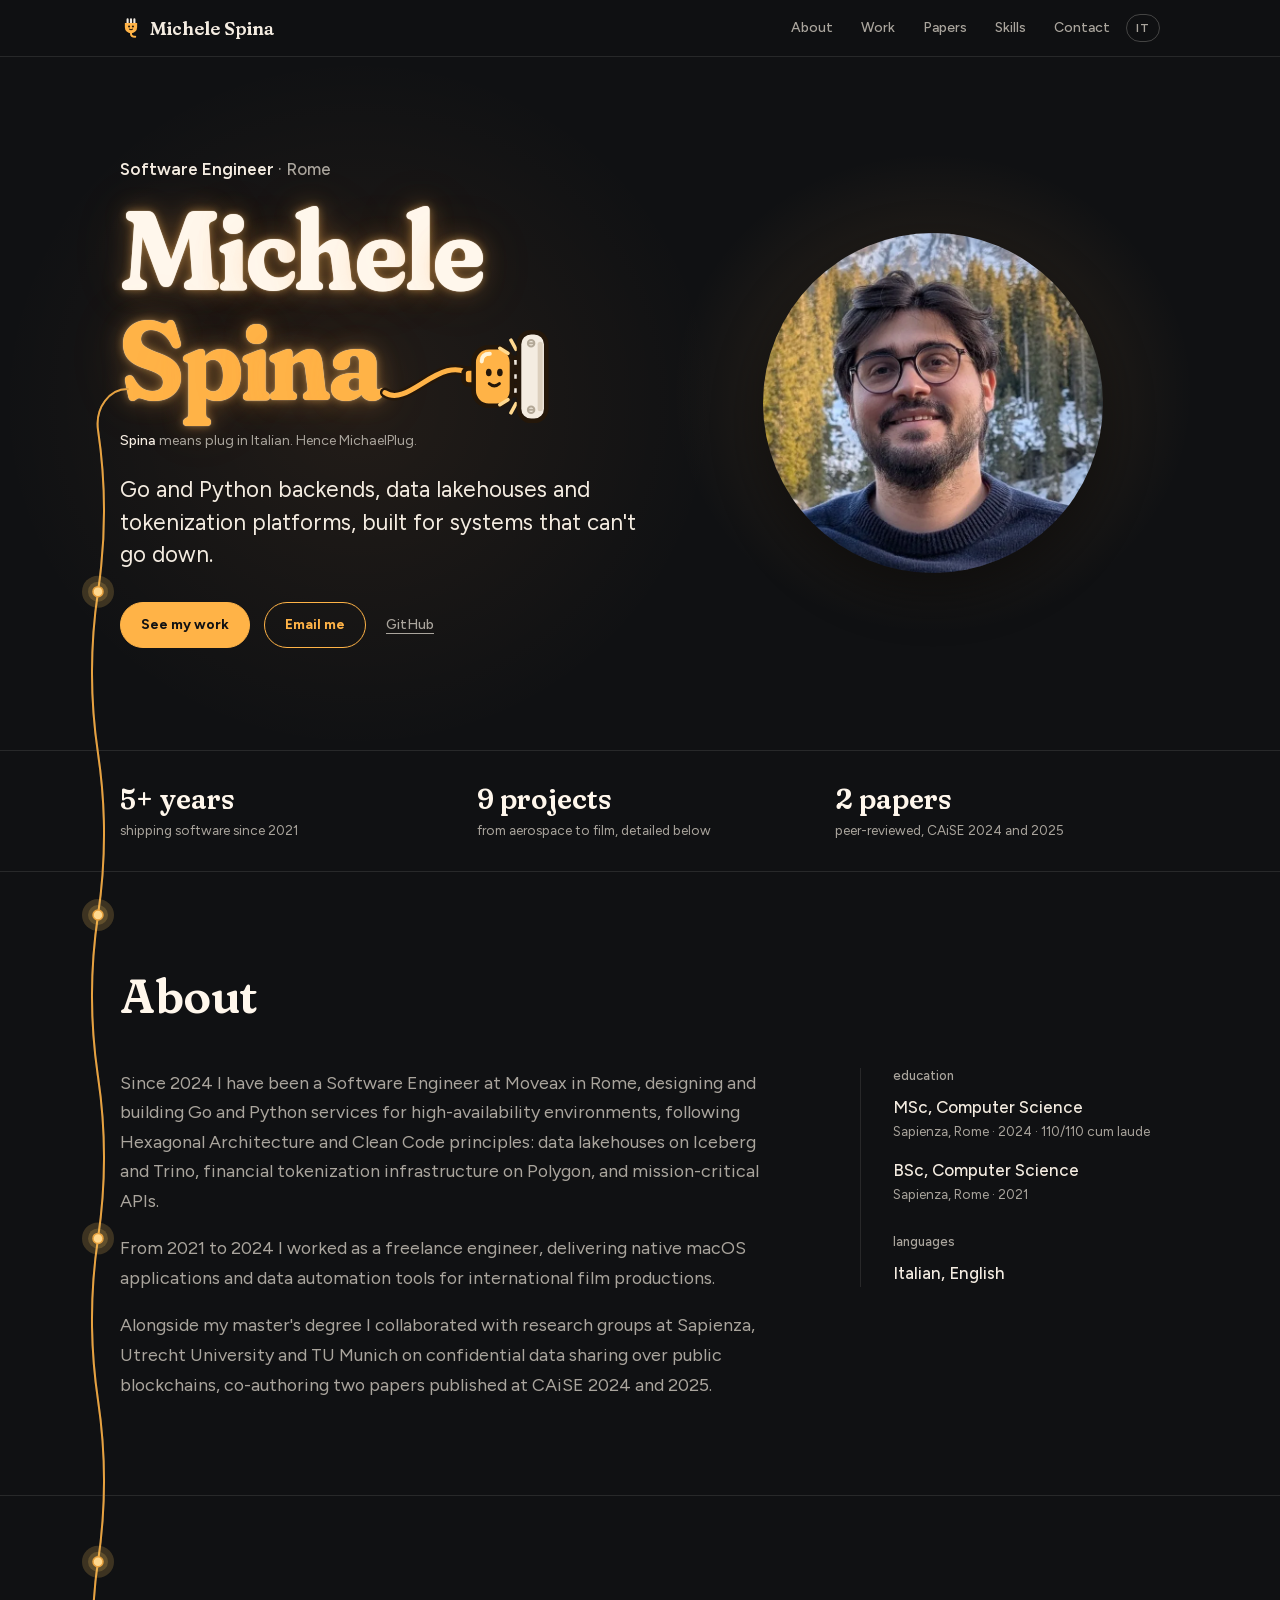
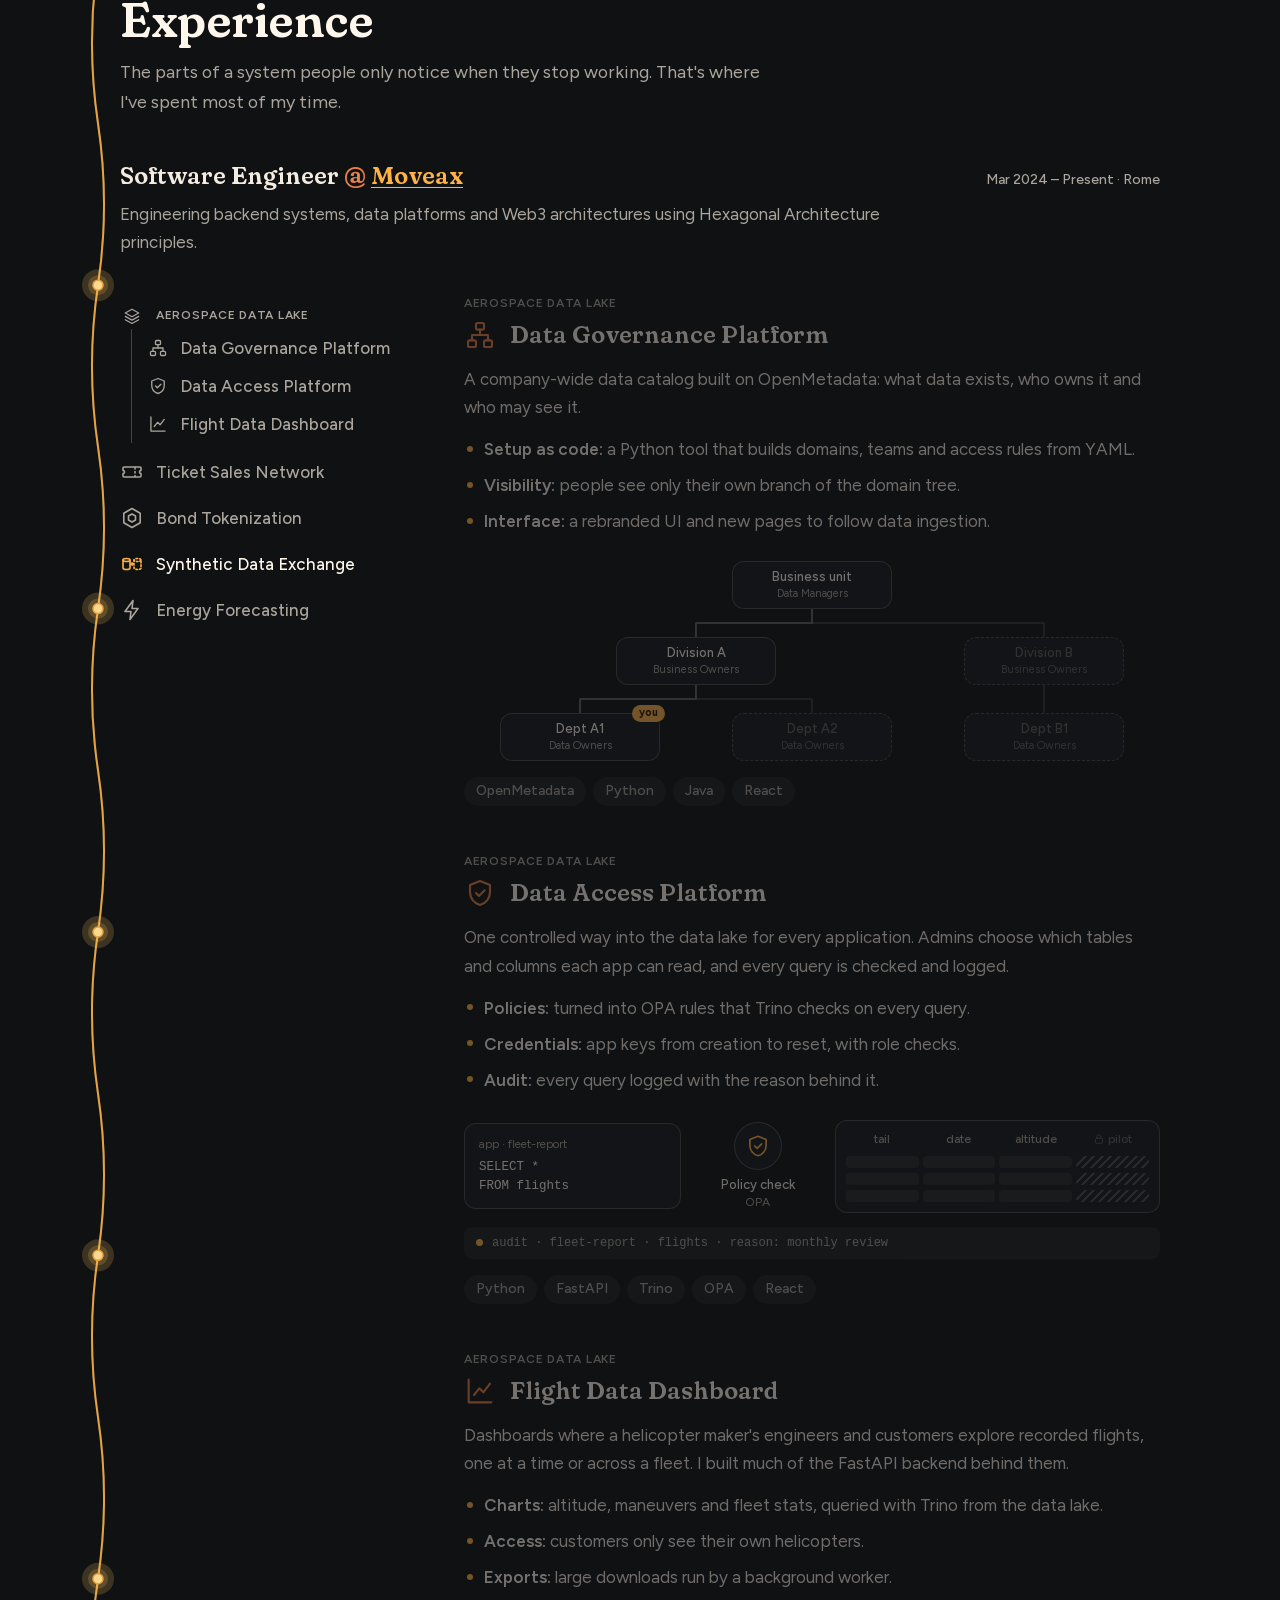
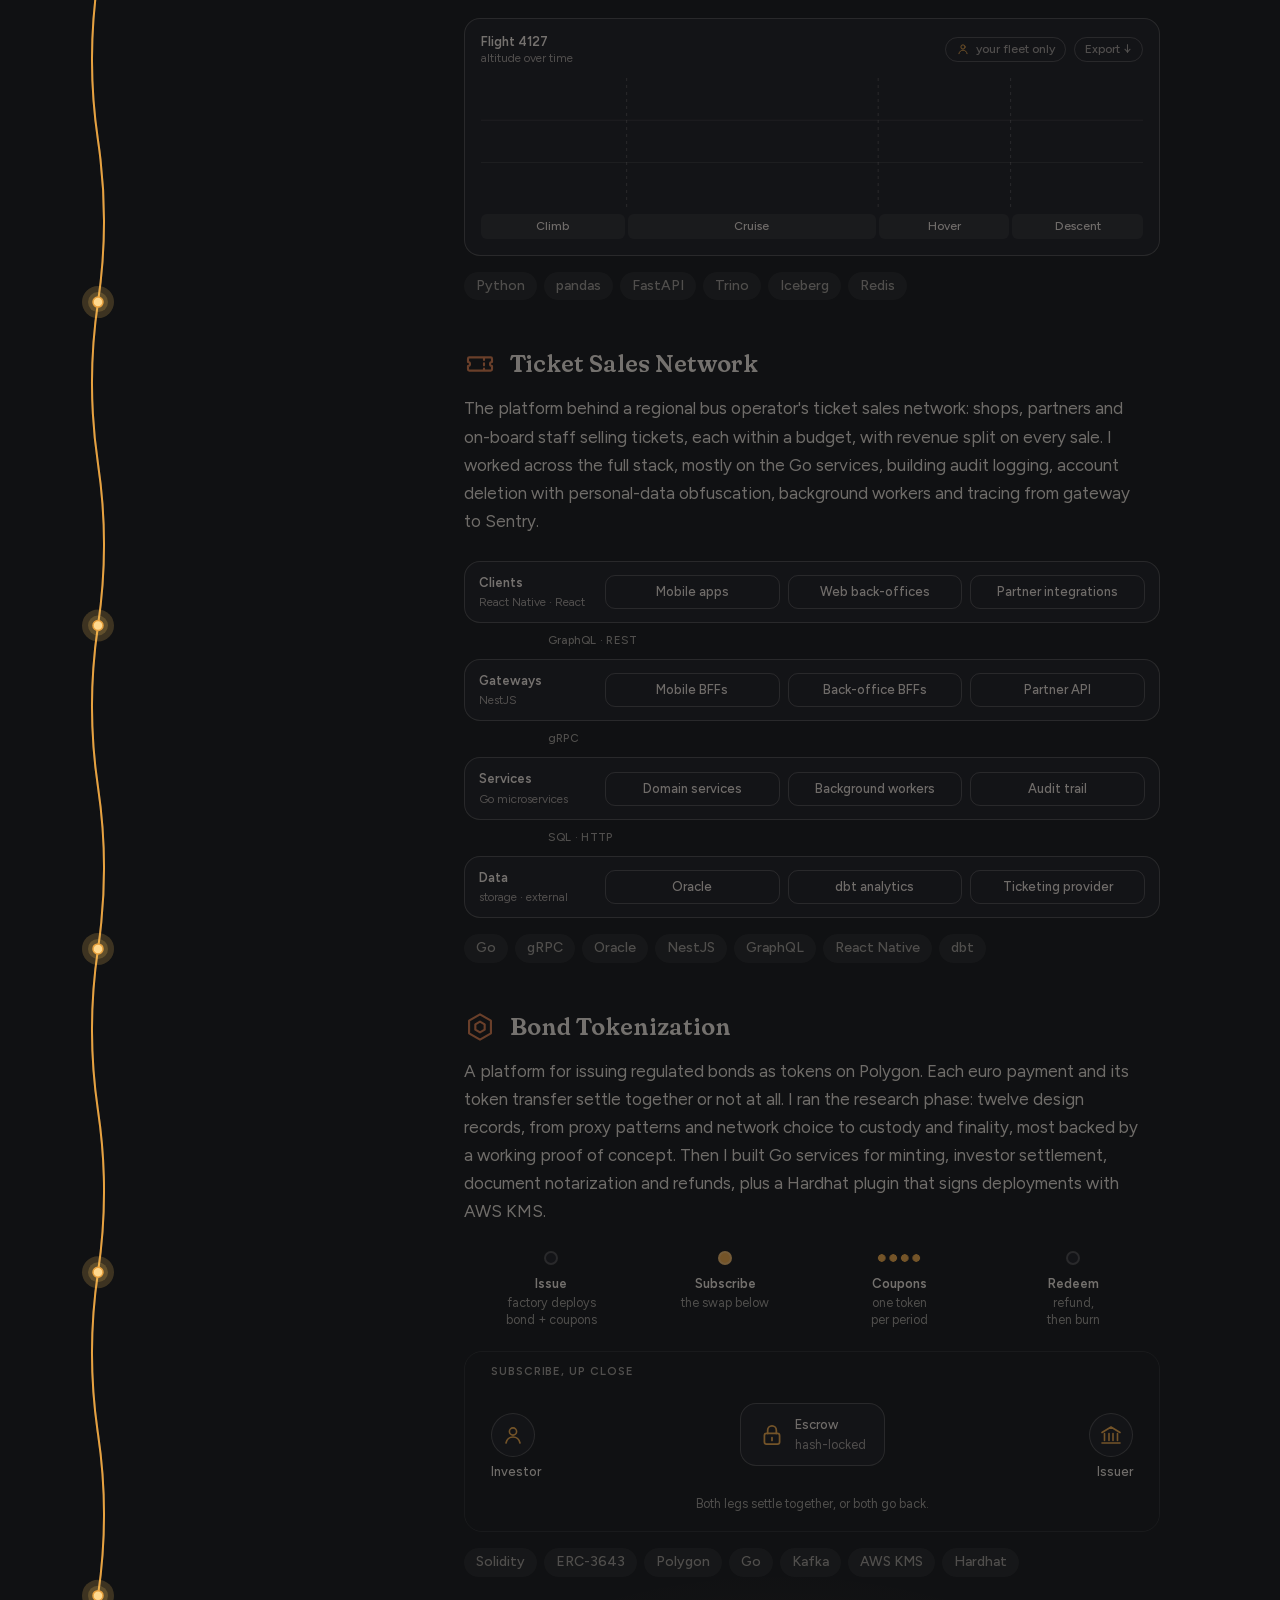
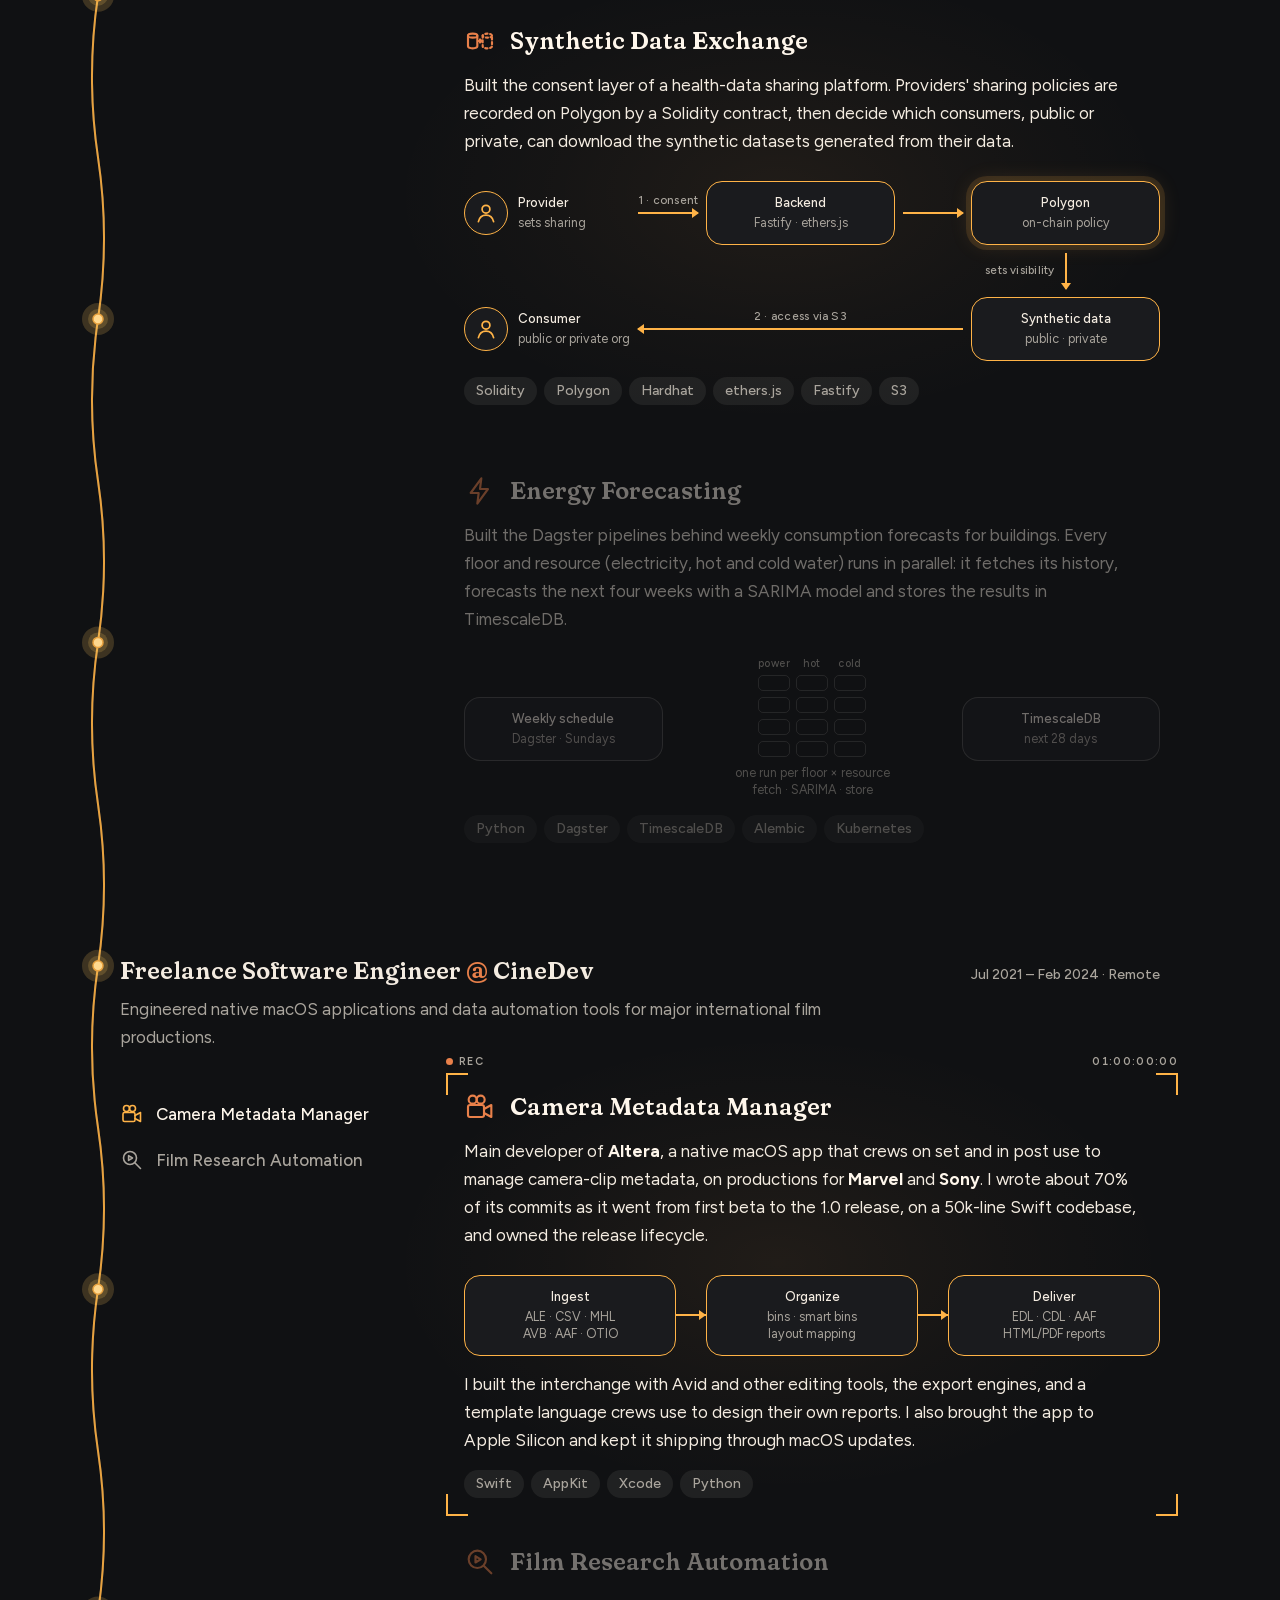
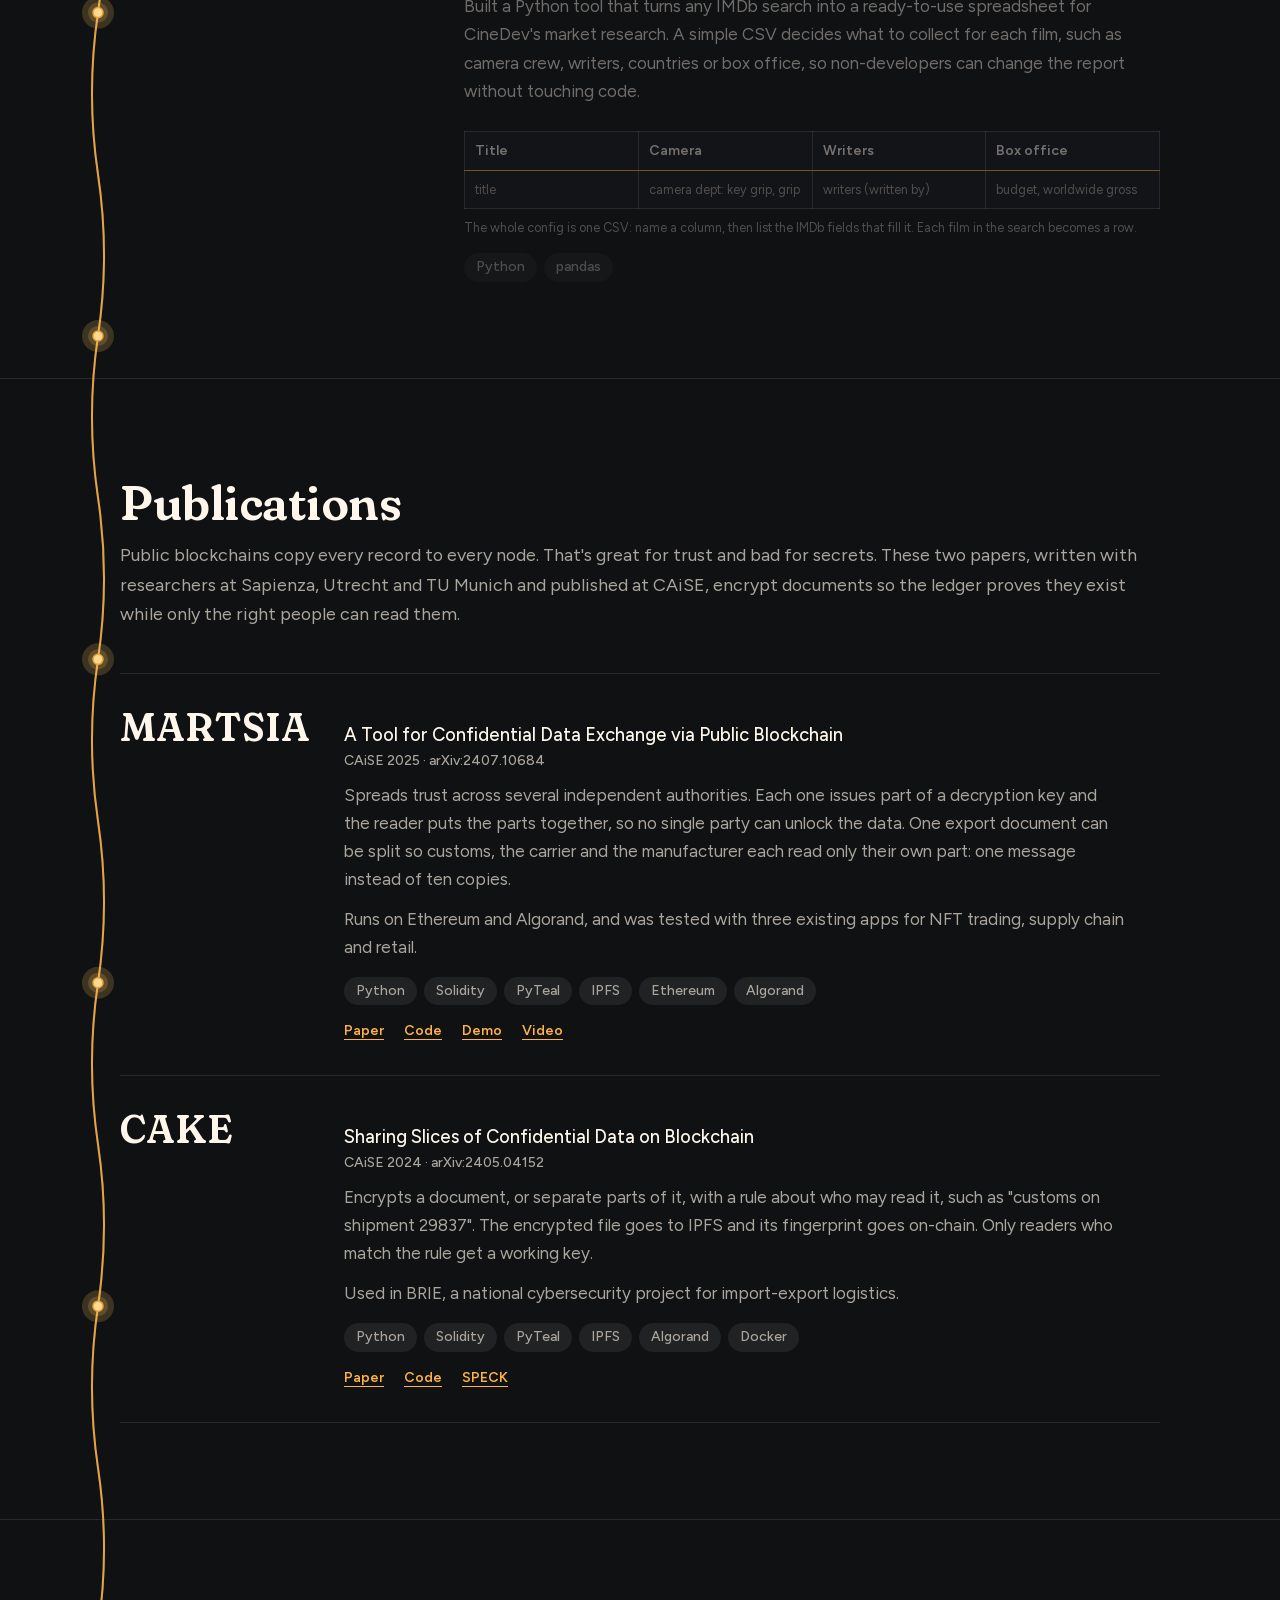
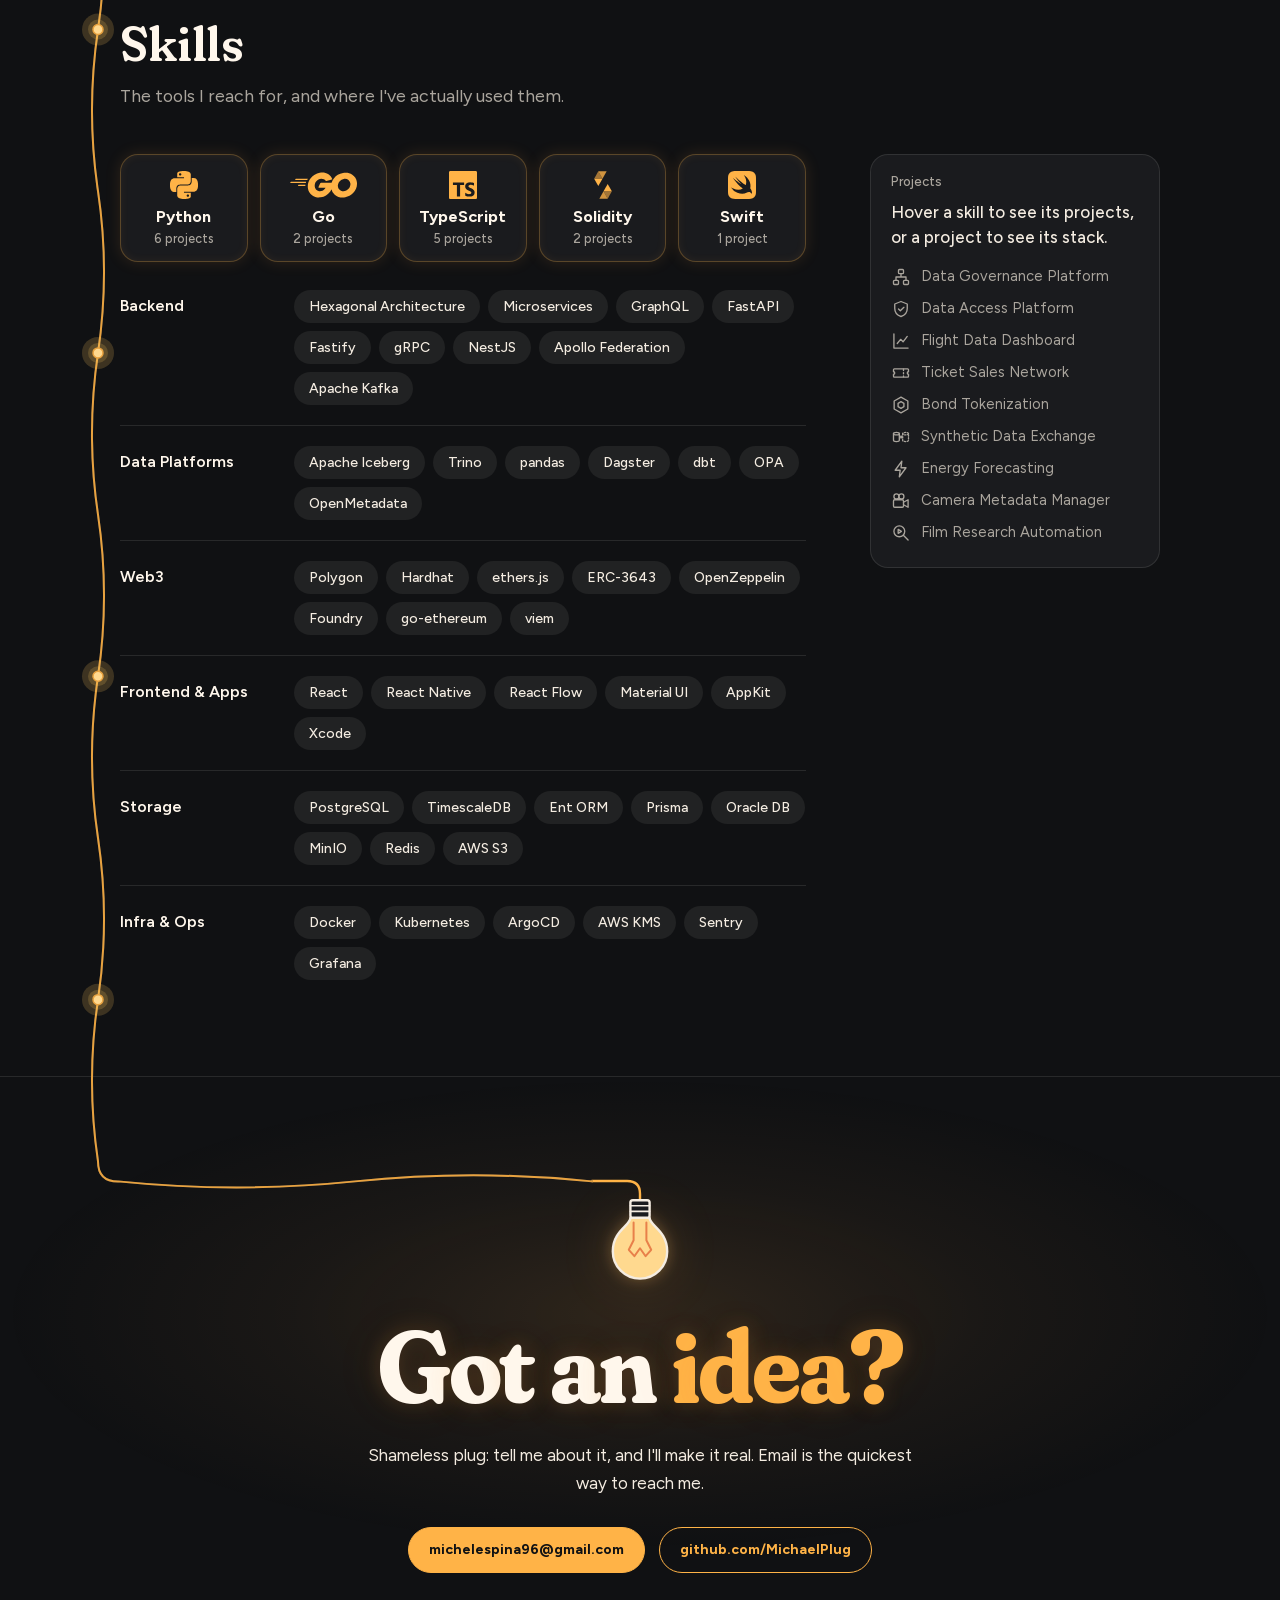
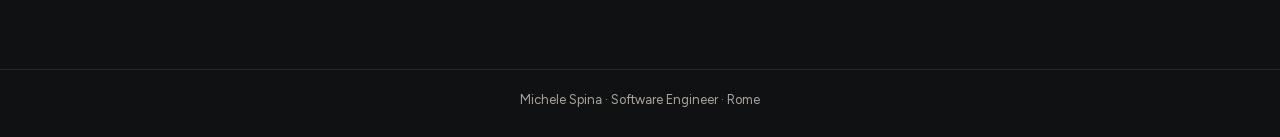
<file: index.html>
<!doctype html>
<html lang="en">
<head>
<meta charset="utf-8">
<meta name="viewport" content="width=device-width, initial-scale=1">
<script>
// Readers whose browser prefers Italian get the Italian page, unless they already picked a language with the switch.
(function () {
  var want = null;
  // The EN switch on the Italian page links here with ?lang=en: honor it, remember it, tidy the address.
  if (/[?&]lang=en\b/.test(location.search)) {
    want = 'en';
    try { localStorage.setItem('lang', 'en'); } catch (e) {}
    try { history.replaceState(null, '', location.pathname + location.hash); } catch (e) {}
  }
  if (!want) try { want = localStorage.getItem('lang'); } catch (e) {}
  if (!want) {
    var langs = navigator.languages || [navigator.language || ''];
    for (var i = 0; i < langs.length && !want; i++) {
      var l = String(langs[i]).slice(0, 2).toLowerCase();
      if (l === 'it' || l === 'en') want = l;
    }
  }
  if (want === 'it') location.replace('it/index.html' + location.hash);
})();
</script>
<title>Michele Spina — Software Engineer</title>
<meta name="description" content="Software Engineer in Rome building scalable backend services, enterprise data platforms and Web3 architectures with Go, Python and Solidity.">
<meta name="theme-color" content="#101113">
<meta name="color-scheme" content="dark">
<meta property="og:type" content="website">
<meta property="og:title" content="Michele Spina — Software Engineer">
<meta property="og:site_name" content="Michele Spina">
<meta property="og:description" content="Software Engineer in Rome. Go and Python backends, data lakehouses and tokenization platforms, built for systems that can't go down.">
<meta property="og:url" content="https://michaelplug.github.io/">
<meta property="og:locale" content="en_US">
<meta property="og:locale:alternate" content="it_IT">
<link rel="canonical" href="https://michaelplug.github.io/">
<link rel="alternate" hreflang="en" href="https://michaelplug.github.io/">
<link rel="alternate" hreflang="it" href="https://michaelplug.github.io/it/">
<link rel="alternate" hreflang="x-default" href="https://michaelplug.github.io/">
<meta property="og:image" content="https://michaelplug.github.io/assets/og.jpg">
<meta property="og:image:type" content="image/jpeg">
<meta property="og:image:width" content="1200">
<meta property="og:image:height" content="630">
<meta property="og:image:alt" content="Michele Spina, Software Engineer in Rome, in lamplit lettering with a cartoon plug, beside a portrait">
<meta name="twitter:card" content="summary_large_image">
<meta name="twitter:title" content="Michele Spina — Software Engineer">
<meta name="twitter:description" content="Software Engineer in Rome. Go and Python backends, data lakehouses and tokenization platforms, built for systems that can't go down.">
<meta name="twitter:image" content="https://michaelplug.github.io/assets/og.jpg">
<meta name="twitter:image:alt" content="Michele Spina, Software Engineer in Rome, in lamplit lettering with a cartoon plug, beside a portrait">
<link rel="icon" href="data:image/svg+xml,%3Csvg xmlns='http://www.w3.org/2000/svg' viewBox='0 0 32 32' fill='none' stroke-linecap='round' stroke-linejoin='round'%3E%3Cpath d='M16 23v1c0 2.6 2 4 5.6 4' stroke='%2324170a' stroke-width='5.2'/%3E%3Cpath d='M16 23v1c0 2.6 2 4 5.6 4' stroke='%23ffb347' stroke-width='2.4'/%3E%3Cpath d='M11 3.5v5.5M16 3.5v5.5M21 3.5v5.5' stroke='%2324170a' stroke-width='5.2'/%3E%3Cpath d='M11 3.5v5.5M16 3.5v5.5M21 3.5v5.5' stroke='%23efe8de' stroke-width='2.4'/%3E%3Cpath d='M6.5 8.6h19v6a9.5 9.5 0 0 1-19 0z' fill='%23ffb347' stroke='%2324170a' stroke-width='2'/%3E%3Ccircle cx='13.1' cy='13.6' r='1.6' fill='%2324170a'/%3E%3Ccircle cx='18.9' cy='13.6' r='1.6' fill='%2324170a'/%3E%3Cpath d='M13.7 17.4q2.3 1.9 4.6 0' stroke='%2324170a' stroke-width='1.6'/%3E%3C/svg%3E">
<link rel="preload" href="assets/fonts/fraunces-latin.woff2" as="font" type="font/woff2" crossorigin>
<link rel="preload" href="assets/fonts/figtree-latin.woff2" as="font" type="font/woff2" crossorigin>
<link rel="stylesheet" href="assets/site.css">
</head>
<body>
<a class="skip" href="#main">Skip to content</a>
<div class="dusk" aria-hidden="true"></div>

<svg style="display:none" aria-hidden="true">
  <symbol id="i-plug" viewBox="0 0 24 24"><path d="M8.3 2.6v4.2M12 2.6v4.2M15.7 2.6v4.2" stroke="#efe8de" stroke-width="2.3"/><path d="M12 17.4v.8c0 2.1 1.6 3.3 4.6 3.3" stroke="#ffb347" stroke-width="2.2"/><path d="M5.3 6.6h13.4v4.6a6.7 6.7 0 0 1-13.4 0z" fill="#ffb347" stroke="none"/><circle cx="9.9" cy="10.4" r="1.15" fill="#24170a" stroke="none"/><circle cx="14.1" cy="10.4" r="1.15" fill="#24170a" stroke="none"/><path d="M10.4 13.2q1.6 1.4 3.2 0" stroke="#24170a" stroke-width="1.2"/></symbol>
  <symbol id="i-data" viewBox="0 0 24 24"><path d="M12 3 3 8l9 5 9-5z"/><path d="m3 12.5 9 5 9-5"/><path d="m3 17 9 5 9-5"/></symbol>
  <symbol id="i-chart" viewBox="0 0 24 24"><path d="M3.5 3.5v17h17"/><path d="m7.5 15 4-5 3 3 5-6.5"/></symbol>
  <symbol id="i-shield" viewBox="0 0 24 24"><path d="M12 3 4.5 6v5.5c0 4.6 3.2 8.2 7.5 9.5 4.3-1.3 7.5-4.9 7.5-9.5V6z"/><path d="m9 12 2.2 2.2L15.5 10"/></symbol>
  <symbol id="i-lock" viewBox="0 0 24 24"><rect x="5" y="10.5" width="14" height="10" rx="2"/><path d="M8 10.5V7.5a4 4 0 0 1 8 0v3"/></symbol>
  <symbol id="i-tree" viewBox="0 0 24 24"><rect x="9" y="3" width="6" height="5" rx="1.2"/><rect x="3" y="16" width="6" height="5" rx="1.2"/><rect x="15" y="16" width="6" height="5" rx="1.2"/><path d="M12 8v4M6 16v-4h12v4"/></symbol>
  <symbol id="i-token" viewBox="0 0 24 24"><path d="m12 2.5 8.2 4.75v9.5L12 21.5l-8.2-4.75v-9.5z"/><path d="m12 8 3.5 2v4L12 16l-3.5-2v-4z"/></symbol>
  <symbol id="i-ticket" viewBox="0 0 24 24"><path d="M3 8a1 1 0 0 1 1-1h16a1 1 0 0 1 1 1v2.5a1.5 1.5 0 0 0 0 3V16a1 1 0 0 1-1 1H4a1 1 0 0 1-1-1v-2.5a1.5 1.5 0 0 0 0-3z"/><path d="M15 7.5v9" stroke-dasharray="1.5 2.5"/></symbol>
  <symbol id="i-bolt" viewBox="0 0 24 24"><path d="M13 2.5 5 13.5h6l-1 8 8-11h-6z"/></symbol>
  <symbol id="i-synth" viewBox="0 0 24 24"><ellipse cx="6.5" cy="8" rx="3.5" ry="1.5"/><path d="M3 8v8c0 .8 1.6 1.5 3.5 1.5S10 16.8 10 16V8"/><g stroke-dasharray="1.6 1.9"><ellipse cx="17.5" cy="8" rx="3.5" ry="1.5"/><path d="M14 8v8c0 .8 1.6 1.5 3.5 1.5S21 16.8 21 16V8"/></g><path d="M10.8 12h2.4M12 10.8l1.2 1.2-1.2 1.2"/></symbol>
  <symbol id="i-camera" viewBox="0 0 24 24"><circle cx="6.5" cy="6.5" r="3"/><circle cx="12.5" cy="6.5" r="3"/><rect x="3" y="10.5" width="12" height="9" rx="1.5"/><path d="m15 13.5 5.5-3v9l-5.5-3"/></symbol>
  <symbol id="i-person" viewBox="0 0 24 24"><circle cx="12" cy="8.5" r="3.6"/><path d="M5 20c.9-3.9 3.7-6 7-6s6.1 2.1 7 6"/></symbol>
  <symbol id="i-bank" viewBox="0 0 24 24"><path d="M3 9.5 12 4l9 5.5"/><path d="M5.5 10.5v7M10 10.5v7M14 10.5v7M18.5 10.5v7"/><path d="M3 20h18"/></symbol>
  <symbol id="i-film-search" viewBox="0 0 24 24"><circle cx="10" cy="10" r="6.5"/><path d="m14.8 14.8 5.7 5.7"/><path d="M8.6 7.6v4.8l3.9-2.4z"/></symbol>
</svg>

<header class="nav">
  <nav class="wrap" aria-label="Primary">
    <a class="brand" href="#top"><svg class="icon" aria-hidden="true"><use href="#i-plug"/></svg>Michele Spina</a>
    <ul>
      <li><a href="#about">About</a></li>
      <li><a href="#experience">Work</a></li>
      <li><a href="#publications">Papers</a></li>
      <li><a href="#skills">Skills</a></li>
      <li><a href="#contact">Contact</a></li>
    </ul>
    <a class="lang" href="it/index.html" hreflang="it" lang="it" title="Leggi in italiano"><span class="sr">Leggi in italiano</span><span aria-hidden="true">IT</span></a>
  </nav>
</header>

<main id="main">
  <svg class="cable" id="cable" aria-hidden="true"><path class="cable-dark"/><path class="cable-lit"/><g class="cable-bulbs"></g></svg>
  <canvas class="spark" id="spark" aria-hidden="true" hidden></canvas>

  <div class="hero" id="top">
    <div class="wrap">
      <div>
        <p class="kicker"><b>Software Engineer</b> · Rome</p>
        <h1 class="sign" aria-label="Michele Spina">
          <span class="tube tube-ink" aria-hidden="true"><span class="ch" style="--d:.1s;--i:0">M</span><span class="ch" style="--d:.34s;--i:1">i</span><span class="ch" style="--d:.05s;--i:2">c</span><span class="ch" style="--d:.42s;--i:3">h</span><span class="ch" style="--d:.2s;--i:4">e</span><span class="ch" style="--d:0s;--i:5">l</span><span class="ch" style="--d:.3s;--i:6">e</span></span>
          <span class="sign-line">
            <span class="tube tube-fire" aria-hidden="true"><span class="ch" style="--d:.02s;--i:7">S</span><span class="ch" style="--d:.15s;--i:8">p</span><span class="ch loose" style="--d:.45s;--i:9">i</span><span class="ch" style="--d:.08s;--i:10">n</span><span class="ch" style="--d:.26s;--i:11">a</span></span>
            <button class="plug" id="plug" type="button" aria-label="Sign power" aria-pressed="true" data-pull="Pull the plug" disabled>
              <svg class="pl" viewBox="0 0 160 100" aria-hidden="true">
                <g class="pl-cable"><path class="pl-cable-o" d="M-4 78C20 94 52 36 84 62"/><path class="pl-cable-i" d="M-4 78C20 94 52 36 84 62"/></g>
                <g class="pl-move">
                  <rect class="pl-pin pl-ink" x="112" y="43.5" width="31" height="9" rx="4.5" stroke-width="3.5"/>
                  <rect class="pl-pin pl-ink" x="112" y="57.5" width="31" height="9" rx="4.5" stroke-width="3.5"/>
                  <rect class="pl-pin pl-ink" x="112" y="71.5" width="31" height="9" rx="4.5" stroke-width="3.5"/>
                  <rect class="pl-body pl-ink" x="74" y="54" width="16" height="16" rx="5"/>
                  <rect class="pl-body pl-ink" x="84" y="33" width="38" height="58" rx="15"/>
                  <path class="pl-shine" d="M92 47c0-5 3-7.5 8-7.5"/>
                  <g class="pl-eyes"><ellipse class="pl-face" cx="99" cy="58" rx="2.8" ry="3.8"/><ellipse class="pl-face" cx="110" cy="58" rx="2.8" ry="3.8"/></g>
                  <path class="pl-sleep" d="M95.5 59.5q3.5 2.5 7 0M106.5 59.5q3.5 2.5 7 0"/>
                  <path class="pl-smile" d="M99.5 69q5 4.5 10 0"/>
                </g>
                <path class="pl-zap" d="M126 35l-5-9M118 39l-8-5M126 89l-5 9M118 85l-8 5"/>
                <rect class="pl-plate pl-ink" x="129" y="18" width="27" height="88" rx="12"/>
                <path class="pl-shade" d="M150 30v64"/>
                <g class="pl-screw"><circle cx="141" cy="29" r="3.2"/><circle cx="141" cy="95" r="3.2"/><path d="M139 29h4M139 95h4"/></g>
              </svg>
            </button>
          </span>
        </h1>
        <p class="gloss" id="gloss" data-off="Michele Spina, unplugged."><b>Spina</b> means plug in Italian. Hence MichaelPlug.</p>
        <p class="lede">Go and Python backends, data lakehouses and tokenization platforms, built for systems that can't go down.</p>
        <div class="actions">
          <a class="btn solid" href="#experience">See my work</a>
          <a class="btn" href="mailto:michelespina96@gmail.com">Email me</a>
          <a class="link" href="https://github.com/MichaelPlug" rel="me">GitHub</a>
        </div>
      </div>

      <figure class="portrait">
        <div class="print"><picture><source srcset="assets/michele.webp" type="image/webp"><img src="assets/michele.jpg" alt="Portrait of Michele Spina" width="720" height="720"></picture></div>
      </figure>
    </div>
  </div>

  <div class="proof">
    <dl class="wrap">
      <div><dt>shipping software since 2021</dt><dd>5+ years</dd></div>
      <div><dt>from aerospace to film, detailed below</dt><dd>9 projects</dd></div>
      <div><dt>peer-reviewed, CAiSE 2024 and 2025</dt><dd>2 papers</dd></div>
    </dl>
  </div>

  <section id="about">
    <div class="wrap">
      <h2>About</h2>
      <div class="about">
        <div class="about-text">
          <p>Since 2024 I have been a Software Engineer at Moveax in Rome, designing and building Go and Python services for high-availability environments, following Hexagonal Architecture and Clean Code principles: data lakehouses on Iceberg and Trino, financial tokenization infrastructure on Polygon, and mission-critical APIs.</p>
          <p>From 2021 to 2024 I worked as a freelance engineer, delivering native macOS applications and data automation tools for international film productions.</p>
          <p>Alongside my master's degree I collaborated with research groups at Sapienza, Utrecht University and TU Munich on confidential data sharing over public blockchains, co-authoring two papers published at CAiSE 2024 and 2025.</p>
        </div>
        <dl class="facts">
          <div><dt>education</dt><dd><strong>MSc, Computer Science</strong><small>Sapienza, Rome · 2024 · 110/110 cum laude</small></dd><dd><strong>BSc, Computer Science</strong><small>Sapienza, Rome · 2021</small></dd></div>
          <div><dt>languages</dt><dd><strong>Italian, English</strong></dd></div>
        </dl>
      </div>
    </div>
  </section>

  <section id="experience">
    <div class="wrap">
      <h2>Experience</h2>
      <p class="intro">The parts of a system people only notice when they stop working. That's where I've spent most of my time.</p>

      <article class="job">
        <div class="job-head">
          <h3>Software Engineer <span class="at">@</span> <a href="https://moveax.it/en/">Moveax</a></h3>
          <p class="when">Mar 2024 – Present · Rome</p>
        </div>
        <p class="job-lead">Engineering backend systems, data platforms and Web3 architectures using Hexagonal Architecture principles.</p>

        <div class="story">
          <nav class="rail" aria-label="Moveax projects">
            <ol>
              <li class="rail-group"><span><svg class="icon" aria-hidden="true"><use href="#i-data"/></svg>Aerospace data lake</span>
                <ol>
                  <li><a href="#p-catalog" class="on"><svg class="icon" aria-hidden="true"><use href="#i-tree"/></svg>Data Governance Platform</a></li>
                  <li><a href="#p-gate"><svg class="icon" aria-hidden="true"><use href="#i-shield"/></svg>Data Access Platform</a></li>
                  <li><a href="#p-flight"><svg class="icon" aria-hidden="true"><use href="#i-chart"/></svg>Flight Data Dashboard</a></li>
                </ol>
              </li>
              <li><a href="#p-transit"><svg class="icon" aria-hidden="true"><use href="#i-ticket"/></svg>Ticket Sales Network</a></li>
              <li><a href="#p-token"><svg class="icon" aria-hidden="true"><use href="#i-token"/></svg>Bond Tokenization</a></li>
              <li><a href="#p-access"><svg class="icon" aria-hidden="true"><use href="#i-synth"/></svg>Synthetic Data Exchange</a></li>
              <li><a href="#p-energy"><svg class="icon" aria-hidden="true"><use href="#i-bolt"/></svg>Energy Forecasting</a></li>
            </ol>
          </nav>

          <div>
            <div class="chapter on" id="p-catalog">
              <p class="group-tag">Aerospace data lake</p>
              <div class="chapter-head"><svg class="icon" aria-hidden="true"><use href="#i-tree"/></svg><h4>Data Governance Platform</h4></div>
              <p>A company-wide data catalog built on OpenMetadata: what data exists, who owns it and who may see it.</p>
              <ul class="did">
                <li><strong>Setup as code:</strong> a Python tool that builds domains, teams and access rules from YAML.</li>
                <li><strong>Visibility:</strong> people see only their own branch of the domain tree.</li>
                <li><strong>Interface:</strong> a rebranded UI and new pages to follow data ingestion.</li>
              </ul>
              <figure class="flow-fig">
                <figcaption class="sr">Illustration of a domain tree: a business unit with two divisions and three departments, each level with its own team: Data Managers, Business Owners, Data Owners. A user in department A1 sees their department, its division and the business unit. The other branches stay hidden.</figcaption>
                <div class="tree" aria-hidden="true">
                  <svg class="tree-ln" viewBox="0 0 100 200" preserveAspectRatio="none">
                    <path d="M50 48V62M33.33 62H83.33M33.33 62V76M83.33 62V76M33.33 124V138M16.67 138H50M16.67 138V152M50 138V152M83.33 124V152"/>
                    <path class="seen" d="M16.67 152V138H33.33V124M33.33 76V62H50V48"/>
                  </svg>
                  <div class="node seen" style="grid-area: 1 / 1 / 2 / 4">Business unit<small>Data Managers</small></div>
                  <div class="node seen" style="grid-area: 2 / 1 / 3 / 3">Division A<small>Business Owners</small></div>
                  <div class="node" style="grid-area: 2 / 3 / 3 / 4">Division B<small>Business Owners</small></div>
                  <div class="node seen you" style="grid-area: 3 / 1 / 4 / 2">Dept A1<small>Data Owners</small></div>
                  <div class="node" style="grid-area: 3 / 2 / 4 / 3">Dept A2<small>Data Owners</small></div>
                  <div class="node" style="grid-area: 3 / 3 / 4 / 4">Dept B1<small>Data Owners</small></div>
                </div>
              </figure>
              <ul class="tags"><li>OpenMetadata</li><li>Python</li><li>Java</li><li>React</li></ul>
            </div>

            <div class="chapter" id="p-gate">
              <p class="group-tag">Aerospace data lake</p>
              <div class="chapter-head"><svg class="icon" aria-hidden="true"><use href="#i-shield"/></svg><h4>Data Access Platform</h4></div>
              <p>One controlled way into the data lake for every application. Admins choose which tables and columns each app can read, and every query is checked and logged.</p>
              <ul class="did">
                <li><strong>Policies:</strong> turned into OPA rules that Trino checks on every query.</li>
                <li><strong>Credentials:</strong> app keys from creation to reset, with role checks.</li>
                <li><strong>Audit:</strong> every query logged with the reason behind it.</li>
              </ul>
              <figure class="flow-fig">
                <figcaption class="sr">Illustration: an application asks for a flights table. The policy check lets the query through, and the result comes back with three allowed columns while the pilot column stays locked. The query is written to the audit log with the app's name and its business reason.</figcaption>
                <div class="gate" aria-hidden="true">
                  <div class="gate-q"><small>app · fleet-report</small><code>SELECT *<br>FROM flights</code></div>
                  <span class="gate-ln"></span>
                  <div class="gate-check"><span class="ring"><svg class="icon"><use href="#i-shield"/></svg></span><span>Policy check<small>OPA</small></span></div>
                  <span class="gate-ln"></span>
                  <div class="gate-t">
                    <span>tail</span><span>date</span><span>altitude</span><span class="no"><svg class="icon"><use href="#i-lock"/></svg>pilot</span>
                    <i></i><i></i><i></i><i class="no"></i>
                    <i></i><i></i><i></i><i class="no"></i>
                    <i></i><i></i><i></i><i class="no"></i>
                  </div>
                  <div class="gate-log"><i></i>audit · fleet-report · flights · reason: monthly review</div>
                </div>
              </figure>
              <ul class="tags"><li>Python</li><li>FastAPI</li><li>Trino</li><li>OPA</li><li>React</li></ul>
            </div>

            <div class="chapter" id="p-flight">
              <p class="group-tag">Aerospace data lake</p>
              <div class="chapter-head"><svg class="icon" aria-hidden="true"><use href="#i-chart"/></svg><h4>Flight Data Dashboard</h4></div>
              <p>Dashboards where a helicopter maker's engineers and customers explore recorded flights, one at a time or across a fleet. I built much of the FastAPI backend behind them.</p>
              <ul class="did">
                <li><strong>Charts:</strong> altitude, maneuvers and fleet stats, queried with Trino from the data lake.</li>
                <li><strong>Access:</strong> customers only see their own helicopters.</li>
                <li><strong>Exports:</strong> large downloads run by a background worker.</li>
              </ul>
              <figure class="flow-fig">
                <figcaption class="sr">Illustration of a dashboard card: the altitude of one flight over time, split into climb, cruise, hover and descent. Labels above the chart show that the view is limited to the customer's own fleet and can be exported.</figcaption>
                <div class="dash" aria-hidden="true">
                  <div class="dash-top">
                    <b>Flight 4127<small>altitude over time</small></b>
                    <span class="pill"><svg class="icon"><use href="#i-person"/></svg>your fleet only</span>
                    <span class="pill">Export ↓</span>
                  </div>
                  <svg class="dash-plot" viewBox="0 0 100 40" preserveAspectRatio="none">
                    <path class="grid" d="M0 13H100M0 26H100"/>
                    <path class="sep" d="M22 0V40M60 0V40M80 0V40"/>
                    <g class="draw">
                      <path class="area" d="M0 38C8 37 14 12 22 10S34 8 41 10S53 11 60 9C63 9 63 26 66 26L71 25.4L76 26.4L80 26C88 26 93 37 100 38V40H0Z"/>
                      <path class="line" d="M0 38C8 37 14 12 22 10S34 8 41 10S53 11 60 9C63 9 63 26 66 26L71 25.4L76 26.4L80 26C88 26 93 37 100 38"/>
                    </g>
                  </svg>
                  <ol class="dash-band">
                    <li style="--w:22">Climb</li><li style="--w:38">Cruise</li><li style="--w:20">Hover</li><li style="--w:20">Descent</li>
                  </ol>
                </div>
              </figure>
              <ul class="tags"><li>Python</li><li>pandas</li><li>FastAPI</li><li>Trino</li><li>Iceberg</li><li>Redis</li></ul>
            </div>

            <div class="chapter" id="p-transit">
              <div class="chapter-head"><svg class="icon" aria-hidden="true"><use href="#i-ticket"/></svg><h4>Ticket Sales Network</h4></div>
              <p>The platform behind a regional bus operator's ticket sales network: shops, partners and on-board staff selling tickets, each within a budget, with revenue split on every sale. I worked across the full stack, mostly on the Go services, building audit logging, account deletion with personal-data obfuscation, background workers and tracing from gateway to Sentry.</p>
              <figure class="flow-fig">
                <figcaption class="sr">Diagram in four layers. Mobile apps, web back-offices and partner integrations call NestJS gateways over GraphQL or REST. The gateways call Go microservices over gRPC, which run the business logic, background workers and audit trail. They store data in Oracle, feed dbt analytics, and call an external ticketing provider.</figcaption>
                <div class="stack" aria-hidden="true">
                  <div class="tier">
                    <div class="tier-name">Clients<small>React Native · React</small></div>
                    <ul><li>Mobile apps</li><li>Web back-offices</li><li>Partner integrations</li></ul>
                  </div>
                  <div class="hop"><span>GraphQL · REST</span></div>
                  <div class="tier">
                    <div class="tier-name">Gateways<small>NestJS</small></div>
                    <ul><li>Mobile BFFs</li><li>Back-office BFFs</li><li>Partner API</li></ul>
                  </div>
                  <div class="hop"><span>gRPC</span></div>
                  <div class="tier">
                    <div class="tier-name">Services<small>Go microservices</small></div>
                    <ul><li>Domain services</li><li>Background workers</li><li>Audit trail</li></ul>
                  </div>
                  <div class="hop"><span>SQL · HTTP</span></div>
                  <div class="tier">
                    <div class="tier-name">Data<small>storage · external</small></div>
                    <ul><li>Oracle</li><li>dbt analytics</li><li>Ticketing provider</li></ul>
                  </div>
                </div>
              </figure>
              <ul class="tags"><li>Go</li><li>gRPC</li><li>Oracle</li><li>NestJS</li><li>GraphQL</li><li>React Native</li><li>dbt</li></ul>
            </div>

            <div class="chapter" id="p-token">
              <div class="chapter-head"><svg class="icon" aria-hidden="true"><use href="#i-token"/></svg><h4>Bond Tokenization</h4></div>
              <p>A platform for issuing regulated bonds as tokens on Polygon. Each euro payment and its token transfer settle together or not at all. I ran the research phase: twelve design records, from proxy patterns and network choice to custody and finality, most backed by a working proof of concept. Then I built Go services for minting, investor settlement, document notarization and refunds, plus a Hardhat plugin that signs deployments with AWS KMS.</p>
              <figure class="flow-fig">
                <figcaption class="sr">Diagram of a bond's life in four steps: a factory issues the bond and its coupon tokens, investors subscribe, coupons are paid each period, and at maturity the principal is refunded and the tokens burned. A close-up of the subscribe step shows the investor's euro payment and the issuer's bond tokens entering a hash-locked escrow from opposite sides. The escrow releases both to the other party together, or returns both.</figcaption>
                <div aria-hidden="true">
                  <ol class="life">
                    <li><b>Issue</b><small>factory deploys<br>bond + coupons</small></li>
                    <li class="now"><b>Subscribe</b><small>the swap below</small></li>
                    <li class="cpn"><b>Coupons</b><small>one token<br>per period</small></li>
                    <li><b>Redeem</b><small>refund,<br>then burn</small></li>
                  </ol>
                  <div class="swap-box">
                    <b>Subscribe, up close</b>
                    <div class="swap">
                      <div class="who inv"><span class="av"><svg class="icon"><use href="#i-person"/></svg></span><span class="nm">Investor</span></div>
                      <div class="esc"><svg class="icon" viewBox="0 0 24 24"><path class="shackle" d="M8 10.5V7.5a4 4 0 0 1 8 0v3"/><rect x="5" y="10.5" width="14" height="10" rx="2"/><path d="M12 14.5v2.5"/></svg><span>Escrow<small>hash-locked</small></span></div>
                      <div class="who iss"><span class="av"><svg class="icon"><use href="#i-bank"/></svg></span><span class="nm">Issuer</span></div>
                      <span class="leg cash"><span>€ payment · TIPS</span><i class="pulse"></i></span>
                      <span class="leg asset"><span>bond tokens · ERC-3643</span><i class="pulse"></i></span>
                    </div>
                    <div class="swap-note">Both legs settle together, or both go back.</div>
                  </div>
                </div>
              </figure>
              <ul class="tags"><li>Solidity</li><li>ERC-3643</li><li>Polygon</li><li>Go</li><li>Kafka</li><li>AWS KMS</li><li>Hardhat</li></ul>
            </div>

            <div class="chapter" id="p-access">
              <div class="chapter-head"><svg class="icon" aria-hidden="true"><use href="#i-synth"/></svg><h4>Synthetic Data Exchange</h4></div>
              <p>Built the consent layer of a health-data sharing platform. Providers' sharing policies are recorded on Polygon by a Solidity contract, then decide which consumers, public or private, can download the synthetic datasets generated from their data.</p>
              <figure class="flow-fig">
                <figcaption class="sr">Diagram in two steps. First, a provider's consent goes through the TypeScript backend and is stored as a policy on Polygon. Then that policy decides which synthetic datasets public or private consumers can download from S3.</figcaption>
                <div class="loop" aria-hidden="true">
                  <div class="who g-prov"><span class="av"><svg class="icon"><use href="#i-person"/></svg></span><span>Provider<small>sets sharing</small></span></div>
                  <span class="ln g-c1"><span>1 · consent</span></span>
                  <div class="box g-back">Backend<small>Fastify · ethers.js</small></div>
                  <span class="ln g-c2"></span>
                  <div class="box hub g-chain">Polygon<small>on-chain policy</small></div>
                  <span class="ln down g-cv"><span>sets visibility</span></span>
                  <div class="box g-synth">Synthetic data<small>public · private</small></div>
                  <span class="ln back g-c4"><span>2 · access via S3</span></span>
                  <div class="who g-cons"><span class="av"><svg class="icon"><use href="#i-person"/></svg></span><span>Consumer<small>public or private org</small></span></div>
                </div>
              </figure>
              <ul class="tags"><li>Solidity</li><li>Polygon</li><li>Hardhat</li><li>ethers.js</li><li>Fastify</li><li>S3</li></ul>
            </div>

            <div class="chapter" id="p-energy">
              <div class="chapter-head"><svg class="icon" aria-hidden="true"><use href="#i-bolt"/></svg><h4>Energy Forecasting</h4></div>
              <p>Built the Dagster pipelines behind weekly consumption forecasts for buildings. Every floor and resource (electricity, hot and cold water) runs in parallel: it fetches its history, forecasts the next four weeks with a SARIMA model and stores the results in TimescaleDB.</p>
              <figure class="flow-fig">
                <figcaption class="sr">Diagram: a weekly Dagster schedule fans out into one parallel run per floor and resource. Each run fetches history, forecasts with SARIMA and stores a 28-day forecast in TimescaleDB.</figcaption>
                <div class="loop runs" aria-hidden="true">
                  <div class="box g-sched">Weekly schedule<small>Dagster · Sundays</small></div>
                  <span class="ln g-r1"><span>fan out</span></span>
                  <div class="mat g-mat">
                    <div class="mat-head"><span>power</span><span>hot</span><span>cold</span></div>
                    <div class="cells"><i style="--i:0"></i><i style="--i:1"></i><i style="--i:2"></i><i style="--i:3"></i><i style="--i:4"></i><i style="--i:5"></i><i style="--i:6"></i><i style="--i:7"></i><i style="--i:8"></i><i style="--i:9"></i><i style="--i:10"></i><i style="--i:11"></i></div>
                    <small>one run per floor × resource<br>fetch · SARIMA · store</small>
                  </div>
                  <span class="ln g-r2"><span>persist</span></span>
                  <div class="box g-db">TimescaleDB<small>next 28 days</small></div>
                </div>
              </figure>
              <ul class="tags"><li>Python</li><li>Dagster</li><li>TimescaleDB</li><li>Alembic</li><li>Kubernetes</li></ul>
            </div>
          </div>
        </div>
      </article>

      <article class="job" id="film-job">
        <div class="job-head">
          <h3>Freelance Software Engineer <span class="at">@</span> CineDev</h3>
          <p class="when">Jul 2021 – Feb 2024 · Remote</p>
        </div>
        <p class="job-lead">Engineered native macOS applications and data automation tools for major international film productions.</p>

        <div class="story">
          <nav class="rail" aria-label="CineDev projects">
            <ol>
              <li><a href="#p-altera" class="on"><svg class="icon" aria-hidden="true"><use href="#i-camera"/></svg>Camera Metadata Manager</a></li>
              <li><a href="#p-research"><svg class="icon" aria-hidden="true"><use href="#i-film-search"/></svg>Film Research Automation</a></li>
            </ol>
          </nav>

          <div class="shots">
            <div class="vf" id="vf" aria-hidden="true" hidden><span class="vf-rec"></span><span class="vf-tc" id="vf-tc">01:00:00:00</span></div>
            <div class="chapter on" id="p-altera">
              <div class="chapter-head"><svg class="icon" aria-hidden="true"><use href="#i-camera"/></svg><h4>Camera Metadata Manager</h4></div>
              <p>Main developer of <strong>Altera</strong>, a native macOS app that crews on set and in post use to manage camera-clip metadata, on productions for <strong>Marvel</strong> and <strong>Sony</strong>. I wrote about 70% of its commits as it went from first beta to the 1.0 release, on a 50k-line Swift codebase, and owned the release lifecycle.</p>
              <figure class="flow-fig">
                <figcaption class="sr">Diagram: camera and editorial files are ingested, organized into bins and layouts, then delivered as editorial exports and reports.</figcaption>
                <ol class="flow chain" aria-hidden="true">
                  <li>Ingest<small>ALE · CSV · MHL<br>AVB · AAF · OTIO</small></li>
                  <li>Organize<small>bins · smart bins<br>layout mapping</small></li>
                  <li>Deliver<small>EDL · CDL · AAF<br>HTML/PDF reports</small></li>
                </ol>
              </figure>
              <p>I built the interchange with Avid and other editing tools, the export engines, and a template language crews use to design their own reports. I also brought the app to Apple Silicon and kept it shipping through macOS updates.</p>
              <ul class="tags"><li>Swift</li><li>AppKit</li><li>Xcode</li><li>Python</li></ul>
            </div>
            <div class="chapter" id="p-research">
              <div class="chapter-head"><svg class="icon" aria-hidden="true"><use href="#i-film-search"/></svg><h4>Film Research Automation</h4></div>
              <p>Built a Python tool that turns any IMDb search into a ready-to-use spreadsheet for CineDev's market research. A simple CSV decides what to collect for each film, such as camera crew, writers, countries or box office, so non-developers can change the report without touching code.</p>
              <figure class="flow-fig">
                <table class="sheet">
                  <thead><tr><th scope="col">Title</th><th scope="col">Camera</th><th scope="col">Writers</th><th scope="col">Box office</th></tr></thead>
                  <tbody><tr><td>title</td><td>camera dept: key grip, grip</td><td>writers (written by)</td><td>budget, worldwide gross</td></tr></tbody>
                </table>
                <figcaption class="sheet-note">The whole config is one CSV: name a column, then list the IMDb fields that fill it. Each film in the search becomes a row.</figcaption>
              </figure>
              <ul class="tags"><li>Python</li><li>pandas</li></ul>
            </div>
          </div>
        </div>
      </article>
    </div>
  </section>

  <section id="publications">
    <div class="wrap">
      <h2>Publications</h2>
      <p class="intro">Public blockchains copy every record to every node. That's great for trust and bad for secrets. These two papers, written with researchers at Sapienza, Utrecht and TU Munich and published at CAiSE, encrypt documents so the ledger proves they exist while only the right people can read them.</p>
      <div>
        <article class="paper">
          <b>MARTSIA</b>
          <div>
            <h3><a href="https://arxiv.org/abs/2407.10684">A Tool for Confidential Data Exchange via Public Blockchain</a></h3>
            <span class="paper-meta">CAiSE 2025 · arXiv:2407.10684</span>
            <p>Spreads trust across several independent authorities. Each one issues part of a decryption key and the reader puts the parts together, so no single party can unlock the data. One export document can be split so customs, the carrier and the manufacturer each read only their own part: one message instead of ten copies.</p>
            <p>Runs on Ethereum and Algorand, and was tested with three existing apps for NFT trading, supply chain and retail.</p>
            <ul class="tags"><li>Python</li><li>Solidity</li><li>PyTeal</li><li>IPFS</li><li>Ethereum</li><li>Algorand</li></ul>
            <div class="paper-links">
              <a href="https://arxiv.org/abs/2407.10684">Paper</a>
              <a href="https://github.com/apwbs/MARTSIA">Code</a>
              <a href="https://github.com/apwbs/MARTSIA-Demo">Demo</a>
              <a href="https://www.youtube.com/watch?v=RAcifWw1_B0">Video</a>
            </div>
          </div>
        </article>
        <article class="paper">
          <b>CAKE</b>
          <div>
            <h3><a href="https://arxiv.org/abs/2405.04152">Sharing Slices of Confidential Data on Blockchain</a></h3>
            <span class="paper-meta">CAiSE 2024 · arXiv:2405.04152</span>
            <p>Encrypts a document, or separate parts of it, with a rule about who may read it, such as "customs on shipment 29837". The encrypted file goes to IPFS and its fingerprint goes on-chain. Only readers who match the rule get a working key.</p>
            <p>Used in BRIE, a national cybersecurity project for import-export logistics.</p>
            <ul class="tags"><li>Python</li><li>Solidity</li><li>PyTeal</li><li>IPFS</li><li>Algorand</li><li>Docker</li></ul>
            <div class="paper-links">
              <a href="https://arxiv.org/abs/2405.04152">Paper</a>
              <a href="https://github.com/apwbs/CAKE">Code</a>
              <a href="https://github.com/MichaelPlug/SPECK">SPECK</a>
            </div>
          </div>
        </article>
      </div>
    </div>
  </section>

  <section id="skills">
    <div class="wrap">
      <h2>Skills</h2>
      <p class="intro">The tools I reach for, and where I've actually used them.</p>
      <div class="skills-grid" id="skills-grid">
        <div class="board">
          <div class="core">
            <button class="tile" type="button" data-uses="flight gate catalog energy macos meta"><svg viewBox="0 0 24 24" aria-hidden="true"><path d="M14.25.18l.9.2.73.26.59.3.45.32.34.34.25.34.16.33.1.3.04.26.02.2-.01.13V8.5l-.05.63-.13.55-.21.46-.26.38-.3.31-.33.25-.35.19-.35.14-.33.1-.3.07-.26.04-.21.02H8.77l-.69.05-.59.14-.5.22-.41.27-.33.32-.27.35-.2.36-.15.37-.1.35-.07.32-.04.27-.02.21v3.06H3.17l-.21-.03-.28-.07-.32-.12-.35-.18-.36-.26-.36-.36-.35-.46-.32-.59-.28-.73-.21-.88-.14-1.05-.05-1.23.06-1.22.16-1.04.24-.87.32-.71.36-.57.4-.44.42-.33.42-.24.4-.16.36-.1.32-.05.24-.01h.16l.06.01h8.16v-.83H6.18l-.01-2.75-.02-.37.05-.34.11-.31.17-.28.25-.26.31-.23.38-.2.44-.18.51-.15.58-.12.64-.1.71-.06.77-.04.84-.02 1.27.05zm-6.3 1.98l-.23.33-.08.41.08.41.23.34.33.22.41.09.41-.09.33-.22.23-.34.08-.41-.08-.41-.23-.33-.33-.22-.41-.09-.41.09zm13.09 3.95l.28.06.32.12.35.18.36.27.36.35.35.47.32.59.28.73.21.88.14 1.04.05 1.23-.06 1.23-.16 1.04-.24.86-.32.71-.36.57-.4.45-.42.33-.42.24-.4.16-.36.09-.32.05-.24.02-.16-.01h-8.22v.82h5.84l.01 2.76.02.36-.05.34-.11.31-.17.29-.25.25-.31.24-.38.2-.44.17-.51.15-.58.13-.64.09-.71.07-.77.04-.84.01-1.27-.04-1.07-.14-.9-.2-.73-.25-.59-.3-.45-.33-.34-.34-.25-.34-.16-.33-.1-.3-.04-.25-.02-.2.01-.13v-5.34l.05-.64.13-.54.21-.46.26-.38.3-.32.33-.24.35-.2.35-.14.33-.1.3-.06.26-.04.21-.02.13-.01h5.84l.69-.05.59-.14.5-.21.41-.28.33-.32.27-.35.2-.36.15-.36.1-.35.07-.32.04-.28.02-.21V6.07h2.09l.14.01zm-6.47 14.25l-.23.33-.08.41.08.41.23.33.33.23.41.08.41-.08.33-.23.23-.33.08-.41-.08-.41-.23-.33-.33-.23-.41-.08-.41.08z"/></svg><span class="nm">Python</span><small>6 projects</small></button>
            <button class="tile" type="button" data-uses="token transit"><svg class="go" viewBox="0 7 24 10" aria-hidden="true"><path d="M1.811 10.231c-.047 0-.058-.023-.035-.059l.246-.315c.023-.035.081-.058.128-.058h4.172c.046 0 .058.035.035.07l-.199.303c-.023.036-.082.07-.117.07zM.047 11.306c-.047 0-.059-.023-.035-.058l.245-.316c.023-.035.082-.058.129-.058h5.328c.047 0 .07.035.058.07l-.093.28c-.012.047-.058.07-.105.07zm2.828 1.075c-.047 0-.059-.035-.035-.07l.163-.292c.023-.035.07-.07.117-.07h2.337c.047 0 .07.035.07.082l-.023.28c0 .047-.047.082-.082.082zm12.129-2.36c-.736.187-1.239.327-1.963.514-.176.046-.187.058-.34-.117-.174-.199-.303-.327-.548-.444-.737-.362-1.45-.257-2.115.175-.795.514-1.204 1.274-1.192 2.22.011.935.654 1.706 1.577 1.835.795.105 1.46-.175 1.987-.77.105-.13.198-.27.315-.434H10.47c-.245 0-.304-.152-.222-.35.152-.362.432-.97.596-1.274a.315.315 0 01.292-.187h4.253c-.023.316-.023.631-.07.947a4.983 4.983 0 01-.958 2.29c-.841 1.11-1.94 1.8-3.33 1.986-1.145.152-2.209-.07-3.143-.77-.865-.655-1.356-1.52-1.484-2.595-.152-1.274.222-2.419.993-3.424.83-1.086 1.928-1.776 3.272-2.02 1.098-.2 2.15-.07 3.096.571.62.41 1.063.97 1.356 1.648.07.105.023.164-.117.2m3.868 6.461c-1.064-.024-2.034-.328-2.852-1.029a3.665 3.665 0 01-1.262-2.255c-.21-1.32.152-2.489.947-3.529.853-1.122 1.881-1.706 3.272-1.95 1.192-.21 2.314-.095 3.33.595.923.63 1.496 1.484 1.648 2.605.198 1.578-.257 2.863-1.344 3.962-.771.783-1.718 1.273-2.805 1.495-.315.06-.63.07-.934.106zm2.78-4.72c-.011-.153-.011-.27-.034-.387-.21-1.157-1.274-1.81-2.384-1.554-1.087.245-1.788.935-2.045 2.033-.21.912.234 1.835 1.075 2.21.643.28 1.285.244 1.905-.07.923-.48 1.425-1.228 1.484-2.233z"/></svg><span class="nm">Go</span><small>2 projects</small></button>
            <button class="tile" type="button" data-uses="token transit access gate catalog"><svg viewBox="0 0 24 24" aria-hidden="true"><path d="M1.125 0C.502 0 0 .502 0 1.125v21.75C0 23.498.502 24 1.125 24h21.75c.623 0 1.125-.502 1.125-1.125V1.125C24 .502 23.498 0 22.875 0zm17.363 9.75c.612 0 1.154.037 1.627.111a6.38 6.38 0 0 1 1.306.34v2.458a3.95 3.95 0 0 0-.643-.361 5.093 5.093 0 0 0-.717-.26 5.453 5.453 0 0 0-1.426-.2c-.3 0-.573.028-.819.086a2.1 2.1 0 0 0-.623.242c-.17.104-.3.229-.393.374a.888.888 0 0 0-.14.49c0 .196.053.373.156.529.104.156.252.304.443.444s.423.276.696.41c.273.135.582.274.926.416.47.197.892.407 1.266.628.374.222.695.473.963.753.268.279.472.598.614.957.142.359.214.776.214 1.253 0 .657-.125 1.21-.373 1.656a3.033 3.033 0 0 1-1.012 1.085 4.38 4.38 0 0 1-1.487.596c-.566.12-1.163.18-1.79.18a9.916 9.916 0 0 1-1.84-.164 5.544 5.544 0 0 1-1.512-.493v-2.63a5.033 5.033 0 0 0 3.237 1.2c.333 0 .624-.03.872-.09.249-.06.456-.144.623-.25.166-.108.29-.234.373-.38a1.023 1.023 0 0 0-.074-1.089 2.12 2.12 0 0 0-.537-.5 5.597 5.597 0 0 0-.807-.444 27.72 27.72 0 0 0-1.007-.436c-.918-.383-1.602-.852-2.053-1.405-.45-.553-.676-1.222-.676-2.005 0-.614.123-1.141.369-1.582.246-.441.58-.804 1.004-1.089a4.494 4.494 0 0 1 1.47-.629 7.536 7.536 0 0 1 1.77-.201zm-15.113.188h9.563v2.166H9.506v9.646H6.789v-9.646H3.375z"/></svg><span class="nm">TypeScript</span><small>5 projects</small></button>
            <button class="tile" type="button" data-uses="token access"><svg viewBox="0 0 24 24" aria-hidden="true"><path fill-opacity=".6" d="M4.409 6.608 7.981.255l3.572 6.353z"/><path fill-opacity=".8" d="M7.981.255h7.143l-3.572 6.353z"/><path d="M4.409 6.608h7.143l-3.571 6.353z"/><path fill-opacity=".6" d="M19.591 17.392 16.019 23.745 12.448 17.392z"/><path fill-opacity=".8" d="M16.019 23.745H8.876l3.572-6.353z"/><path d="M19.591 17.392h-7.143l3.571-6.353z"/></svg><span class="nm">Solidity</span><small>2 projects</small></button>
            <button class="tile" type="button" data-uses="macos"><svg viewBox="0 0 24 24" aria-hidden="true"><path d="M7.508 0c-.287 0-.573 0-.86.002-.241.002-.483.003-.724.01-.132.003-.263.009-.395.015A9.154 9.154 0 0 0 4.348.15 5.492 5.492 0 0 0 2.85.645 5.04 5.04 0 0 0 .645 2.848c-.245.48-.4.972-.495 1.5-.093.52-.122 1.05-.136 1.576a35.2 35.2 0 0 0-.012.724C0 6.935 0 7.221 0 7.508v8.984c0 .287 0 .575.002.862.002.24.005.481.012.722.014.526.043 1.057.136 1.576.095.528.25 1.02.495 1.5a5.03 5.03 0 0 0 2.205 2.203c.48.244.97.4 1.498.495.52.093 1.05.124 1.576.138.241.007.483.009.724.01.287.002.573.002.86.002h8.984c.287 0 .573 0 .86-.002.241-.001.483-.003.724-.01a10.523 10.523 0 0 0 1.578-.138 5.322 5.322 0 0 0 1.498-.495 5.035 5.035 0 0 0 2.203-2.203c.245-.48.4-.972.495-1.5.093-.52.124-1.05.138-1.576.007-.241.009-.481.01-.722.002-.287.002-.575.002-.862V7.508c0-.287 0-.573-.002-.86a33.662 33.662 0 0 0-.01-.724 10.5 10.5 0 0 0-.138-1.576 5.328 5.328 0 0 0-.495-1.5A5.039 5.039 0 0 0 21.152.645 5.32 5.32 0 0 0 19.654.15a10.493 10.493 0 0 0-1.578-.138 34.98 34.98 0 0 0-.722-.01C17.067 0 16.779 0 16.492 0H7.508zm6.035 3.41c4.114 2.47 6.545 7.162 5.549 11.131-.024.093-.05.181-.076.272l.002.001c2.062 2.538 1.5 5.258 1.236 4.745-1.072-2.086-3.066-1.568-4.088-1.043a6.803 6.803 0 0 1-.281.158l-.02.012-.002.002c-2.115 1.123-4.957 1.205-7.812-.022a12.568 12.568 0 0 1-5.64-4.838c.649.48 1.35.902 2.097 1.252 3.019 1.414 6.051 1.311 8.197-.002C9.651 12.73 7.101 9.67 5.146 7.191a10.628 10.628 0 0 1-1.005-1.384c2.34 2.142 6.038 4.83 7.365 5.576C8.69 8.408 6.208 4.743 6.324 4.86c4.436 4.47 8.528 6.996 8.528 6.996.154.085.27.154.36.213.085-.215.16-.437.224-.668.708-2.588-.09-5.548-1.893-7.992z"/></svg><span class="nm">Swift</span><small>1 project</small></button>
          </div>

          <div class="skill-row">
            <h3>Backend</h3>
            <div class="chips">
              <button class="chip" type="button" data-uses="flight gate token transit energy access">Hexagonal Architecture</button>
              <button class="chip" type="button" data-uses="gate token transit">Microservices</button>
              <button class="chip" type="button" data-uses="token transit">GraphQL</button>
              <button class="chip" type="button" data-uses="flight gate">FastAPI</button>
              <button class="chip" type="button" data-uses="access">Fastify</button>
              <button class="chip" type="button" data-uses="transit">gRPC</button>
              <button class="chip" type="button" data-uses="transit">NestJS</button>
              <button class="chip" type="button" data-uses="token">Apollo Federation</button>
              <button class="chip" type="button" data-uses="token">Apache Kafka</button>
            </div>
          </div>
          <div class="skill-row">
            <h3>Data Platforms</h3>
            <div class="chips">
              <button class="chip" type="button" data-uses="flight gate">Apache Iceberg</button>
              <button class="chip" type="button" data-uses="flight gate">Trino</button>
              <button class="chip" type="button" data-uses="flight meta">pandas</button>
              <button class="chip" type="button" data-uses="energy">Dagster</button>
              <button class="chip" type="button" data-uses="transit">dbt</button>
              <button class="chip" type="button" data-uses="gate">OPA</button>
              <button class="chip" type="button" data-uses="catalog">OpenMetadata</button>
            </div>
          </div>
          <div class="skill-row">
            <h3>Web3</h3>
            <div class="chips">
              <button class="chip" type="button" data-uses="token access">Polygon</button>
              <button class="chip" type="button" data-uses="token access">Hardhat</button>
              <button class="chip" type="button" data-uses="access">ethers.js</button>
              <button class="chip" type="button" data-uses="token">ERC-3643</button>
              <button class="chip" type="button" data-uses="token">OpenZeppelin</button>
              <button class="chip" type="button" data-uses="token">Foundry</button>
              <button class="chip" type="button" data-uses="token">go-ethereum</button>
              <button class="chip" type="button" data-uses="token">viem</button>
            </div>
          </div>
          <div class="skill-row">
            <h3>Frontend &amp; Apps</h3>
            <div class="chips">
              <button class="chip" type="button" data-uses="gate catalog token transit">React</button>
              <button class="chip" type="button" data-uses="transit">React Native</button>
              <button class="chip" type="button" data-uses="token">React Flow</button>
              <button class="chip" type="button" data-uses="transit">Material UI</button>
              <button class="chip" type="button" data-uses="macos">AppKit</button>
              <button class="chip" type="button" data-uses="macos">Xcode</button>
            </div>
          </div>
          <div class="skill-row">
            <h3>Storage</h3>
            <div class="chips">
              <button class="chip" type="button" data-uses="flight gate token access">PostgreSQL</button>
              <button class="chip" type="button" data-uses="energy">TimescaleDB</button>
              <button class="chip" type="button" data-uses="token">Ent ORM</button>
              <button class="chip" type="button" data-uses="access">Prisma</button>
              <button class="chip" type="button" data-uses="transit">Oracle DB</button>
              <button class="chip" type="button" data-uses="flight gate">MinIO</button>
              <button class="chip" type="button" data-uses="flight">Redis</button>
              <button class="chip" type="button" data-uses="access">AWS S3</button>
            </div>
          </div>
          <div class="skill-row">
            <h3>Infra &amp; Ops</h3>
            <div class="chips">
              <button class="chip" type="button" data-uses="token energy access">Docker</button>
              <button class="chip" type="button" data-uses="energy">Kubernetes</button>
              <button class="chip" type="button" data-uses="transit">ArgoCD</button>
              <button class="chip" type="button" data-uses="token">AWS KMS</button>
              <button class="chip" type="button" data-uses="transit">Sentry</button>
              <button class="chip" type="button" data-uses="transit">Grafana</button>
            </div>
          </div>
        </div>

        <aside class="used" id="used" aria-label="Projects and the skills behind them" hidden>
          <h3>Projects</h3>
          <p class="used-read" id="used-read" aria-hidden="true" data-hover="Hover a skill to see its projects, or a project to see its stack." data-tap="Tap a skill or a project to see what connects them."></p>
          <p class="sr" id="used-say" aria-live="polite"></p>
          <ul>
            <li data-p="catalog"><button class="proj" type="button" data-p="catalog" data-at="#p-catalog"><svg class="icon" aria-hidden="true"><use href="#i-tree"/></svg><span class="sr-sm">Data Governance Platform</span></button></li>
            <li data-p="gate"><button class="proj" type="button" data-p="gate" data-at="#p-gate"><svg class="icon" aria-hidden="true"><use href="#i-shield"/></svg><span class="sr-sm">Data Access Platform</span></button></li>
            <li data-p="flight"><button class="proj" type="button" data-p="flight" data-at="#p-flight"><svg class="icon" aria-hidden="true"><use href="#i-chart"/></svg><span class="sr-sm">Flight Data Dashboard</span></button></li>
            <li data-p="transit"><button class="proj" type="button" data-p="transit" data-at="#p-transit"><svg class="icon" aria-hidden="true"><use href="#i-ticket"/></svg><span class="sr-sm">Ticket Sales Network</span></button></li>
            <li data-p="token"><button class="proj" type="button" data-p="token" data-at="#p-token"><svg class="icon" aria-hidden="true"><use href="#i-token"/></svg><span class="sr-sm">Bond Tokenization</span></button></li>
            <li data-p="access"><button class="proj" type="button" data-p="access" data-at="#p-access"><svg class="icon" aria-hidden="true"><use href="#i-synth"/></svg><span class="sr-sm">Synthetic Data Exchange</span></button></li>
            <li data-p="energy"><button class="proj" type="button" data-p="energy" data-at="#p-energy"><svg class="icon" aria-hidden="true"><use href="#i-bolt"/></svg><span class="sr-sm">Energy Forecasting</span></button></li>
            <li data-p="macos"><button class="proj" type="button" data-p="macos" data-at="#p-altera"><svg class="icon" aria-hidden="true"><use href="#i-camera"/></svg><span class="sr-sm">Camera Metadata Manager</span></button></li>
            <li data-p="meta"><button class="proj" type="button" data-p="meta" data-at="#p-research"><svg class="icon" aria-hidden="true"><use href="#i-film-search"/></svg><span class="sr-sm">Film Research Automation</span></button></li>
          </ul>
          <a class="used-more" id="used-more" href="#experience" hidden>Read the story</a>
        </aside>
      </div>
    </div>
  </section>

  <section id="contact" class="contact">
    <div class="wrap">
      <div class="bulb-row" aria-hidden="true">
        <svg class="bulb" viewBox="0 0 120 150">
          <path d="M0 10H44Q60 10 60 26V34"/>
          <path class="bulb-glow" d="M48 56C48 66 26 72 26 98a34 34 0 0 0 68 0C94 72 72 66 72 56z"/>
          <path class="bulb-glass" d="M48 56C48 66 26 72 26 98a34 34 0 0 0 68 0C94 72 72 66 72 56z"/>
          <path class="bulb-fil" d="M52 62V84l-6 12 7 8 7-10 7 10 7-8-6-12V62"/>
          <rect class="bulb-cap" x="48" y="34" width="24" height="22" rx="3"/>
          <path class="bulb-thread" d="M48 41h24M48 48h24"/>
        </svg>
      </div>
      <h2 class="sign" id="closing-sign" aria-label="Got an idea?">
        <span class="tube tube-ink" aria-hidden="true"><span class="ch" style="--d:.12s">G</span><span class="ch" style="--d:.34s">o</span><span class="ch" style="--d:.03s">t</span> <span class="ch" style="--d:.42s">a</span><span class="ch" style="--d:.2s">n</span></span>
        <span class="tube tube-fire" aria-hidden="true"><span class="ch" style="--d:.28s">i</span><span class="ch" style="--d:.08s">d</span><span class="ch" style="--d:.45s">e</span><span class="ch" style="--d:.16s">a</span><span class="ch" style="--d:.38s">?</span></span>
      </h2>
      <p id="closing-line" data-off="Someone pulled the plug. Plug me back in first, then tell me all about it.">Shameless plug: tell me about it, and I'll make it real. Email is the quickest way to reach me.</p>
      <div class="actions">
        <button class="btn solid" id="replug" type="button" hidden>Plug it back in</button>
        <a class="btn solid" href="mailto:michelespina96@gmail.com">michelespina96@gmail.com</a>
        <a class="btn" href="https://github.com/MichaelPlug" rel="me">github.com/MichaelPlug</a>
      </div>
    </div>
  </section>
</main>

<footer><div class="wrap">Michele Spina · Software Engineer · Rome</div></footer>

<script src="assets/site.js"></script>
</body>
</html>
</file>
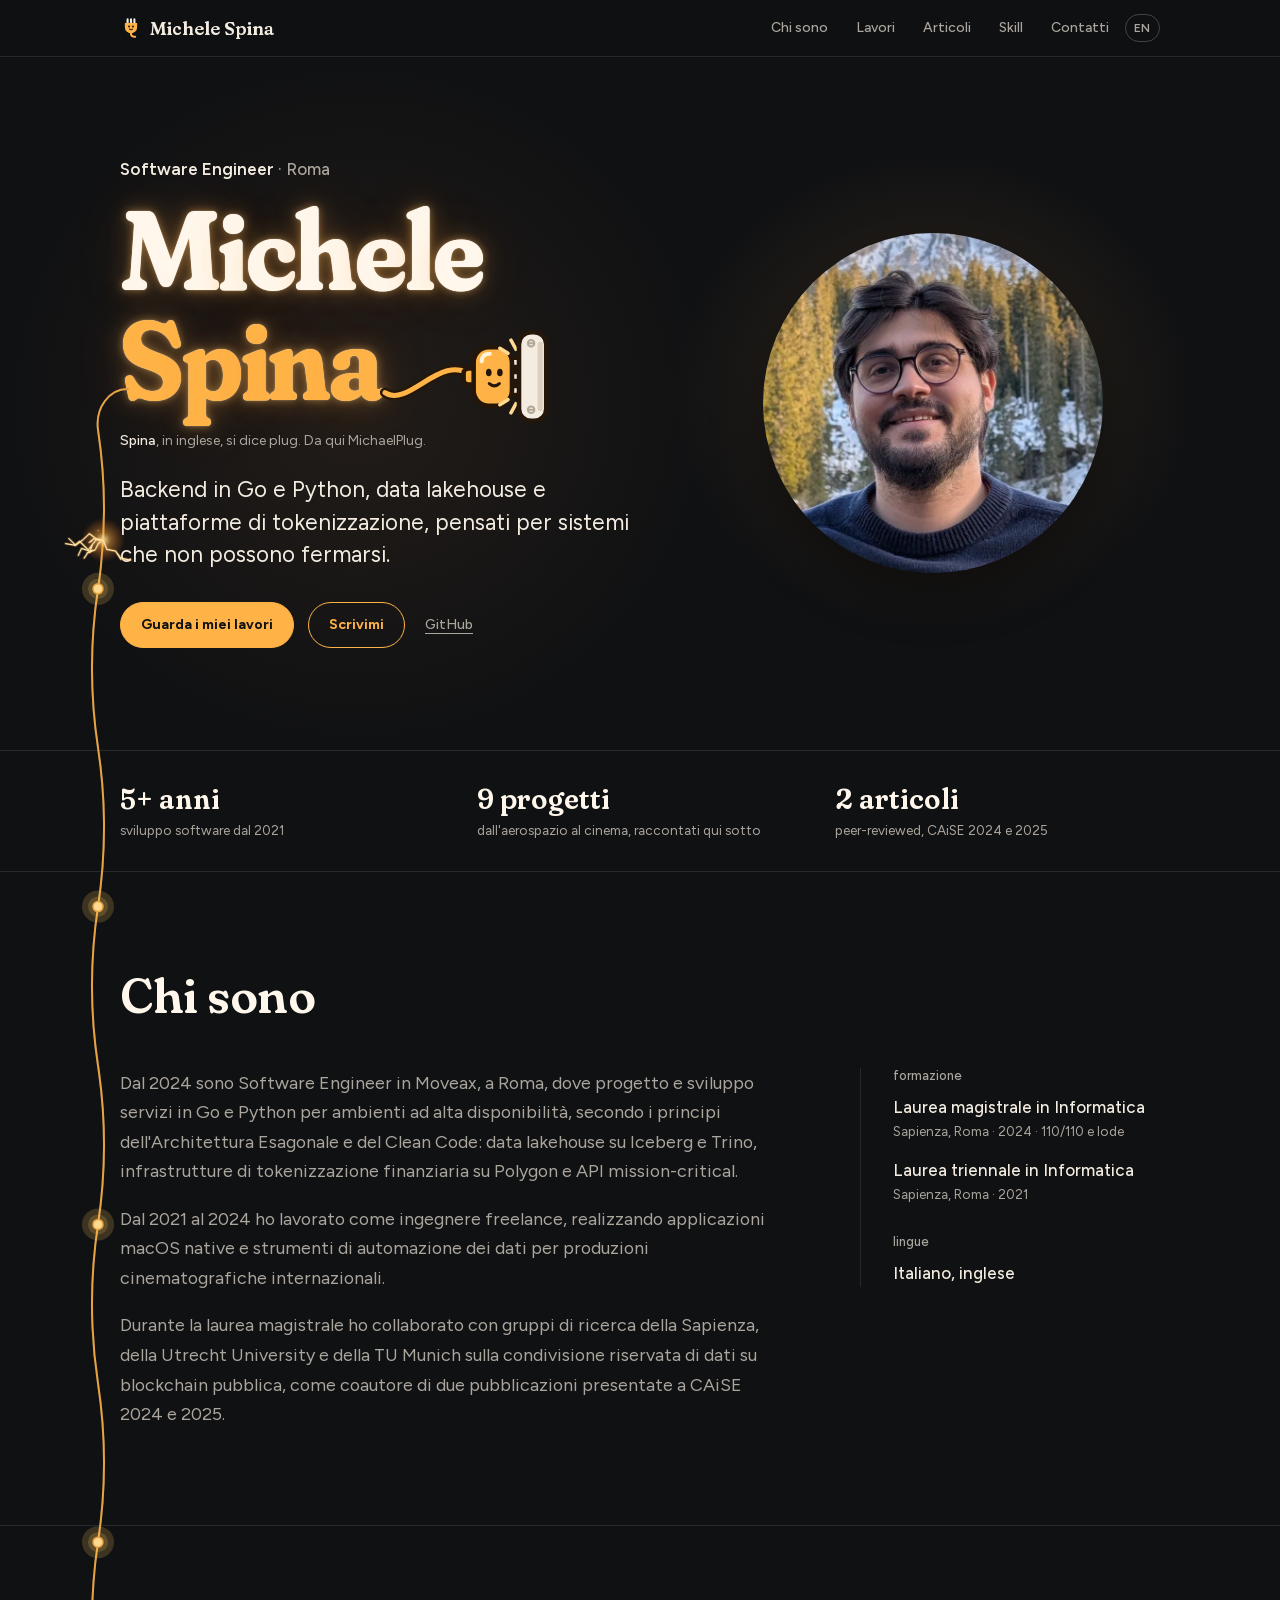
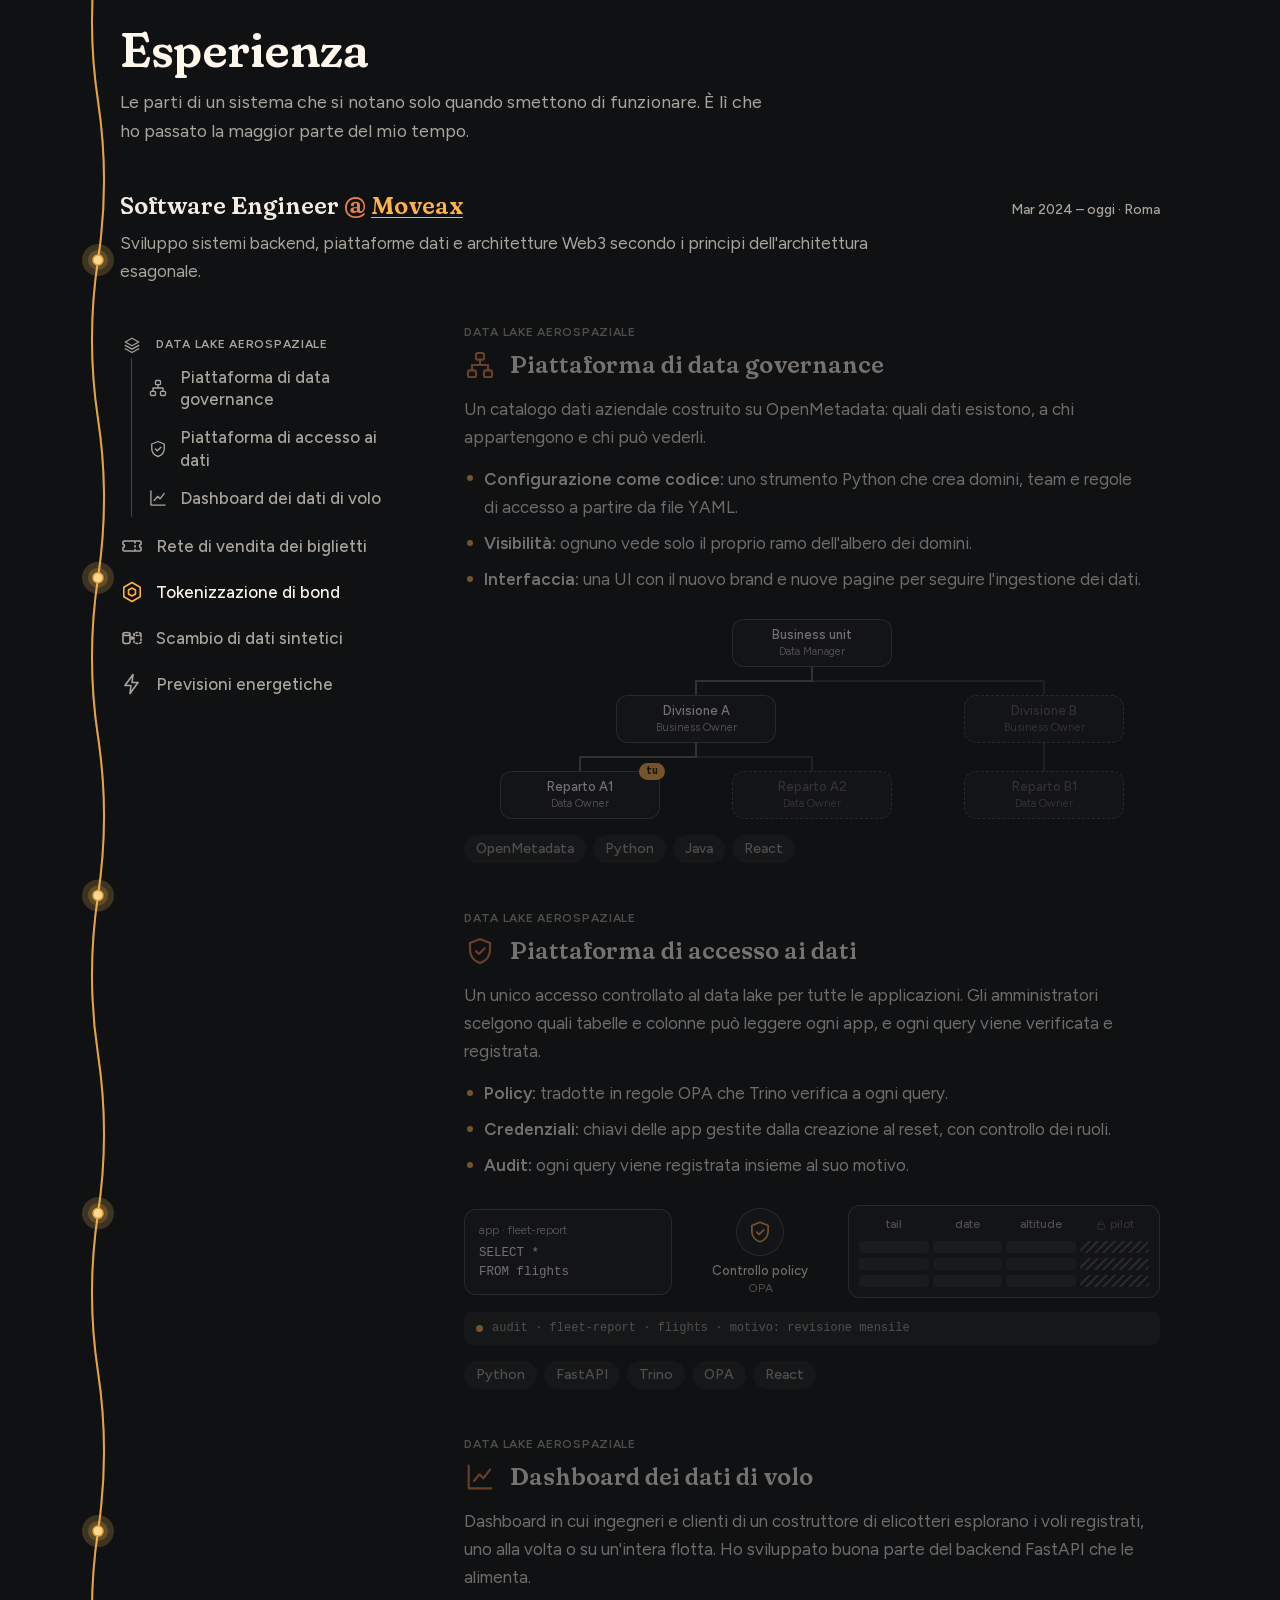
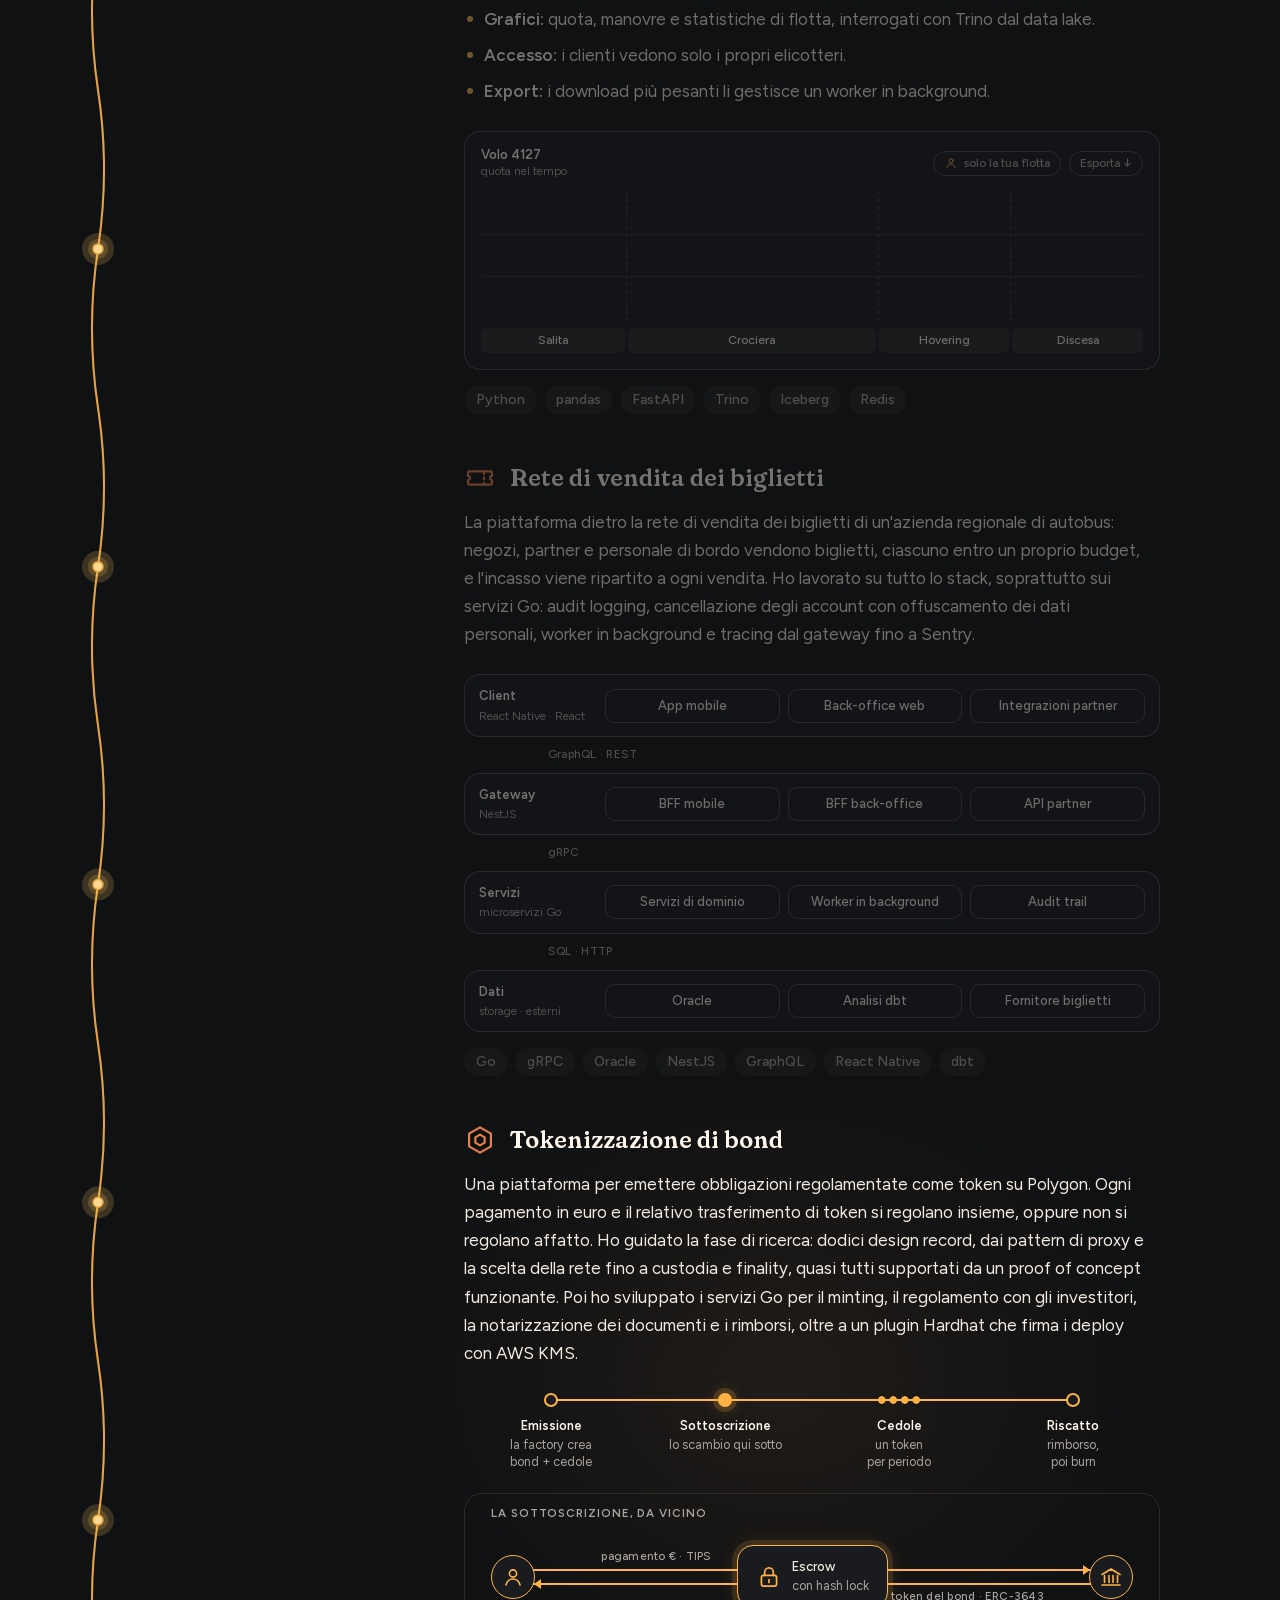
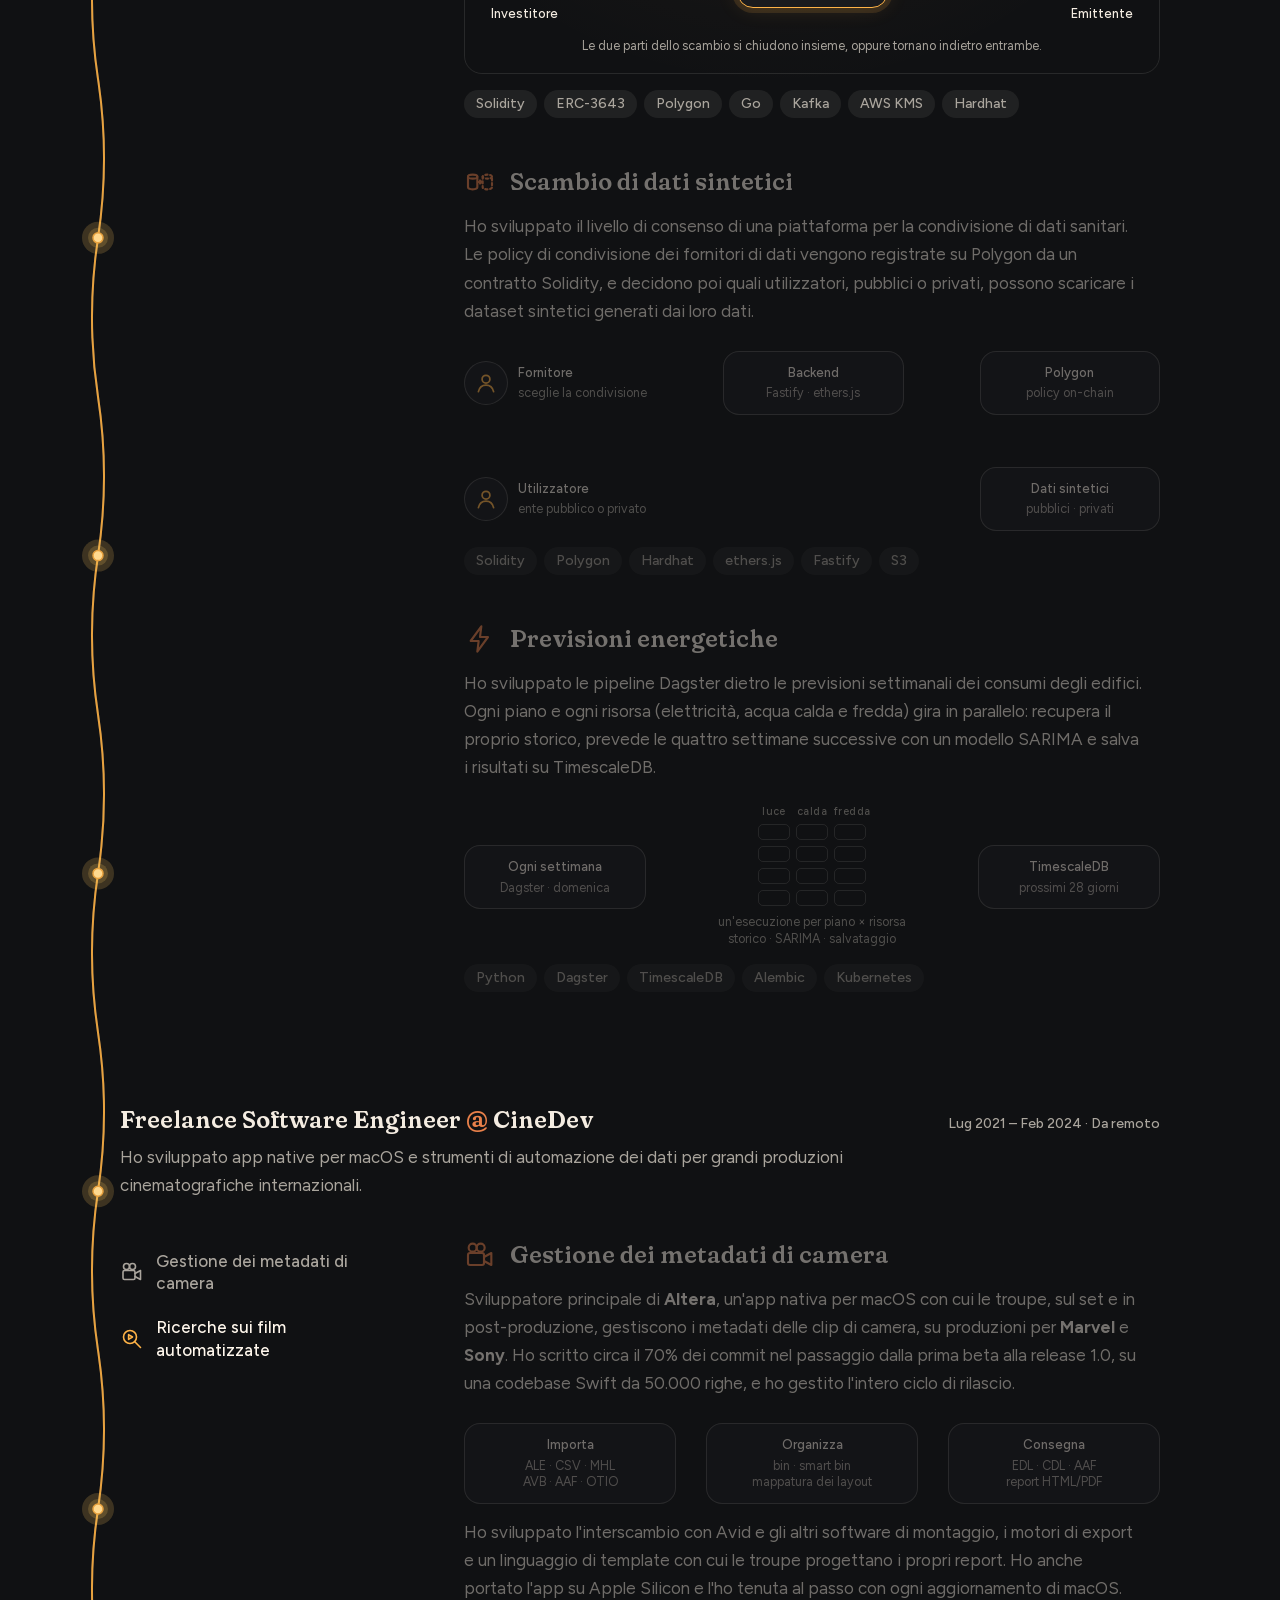
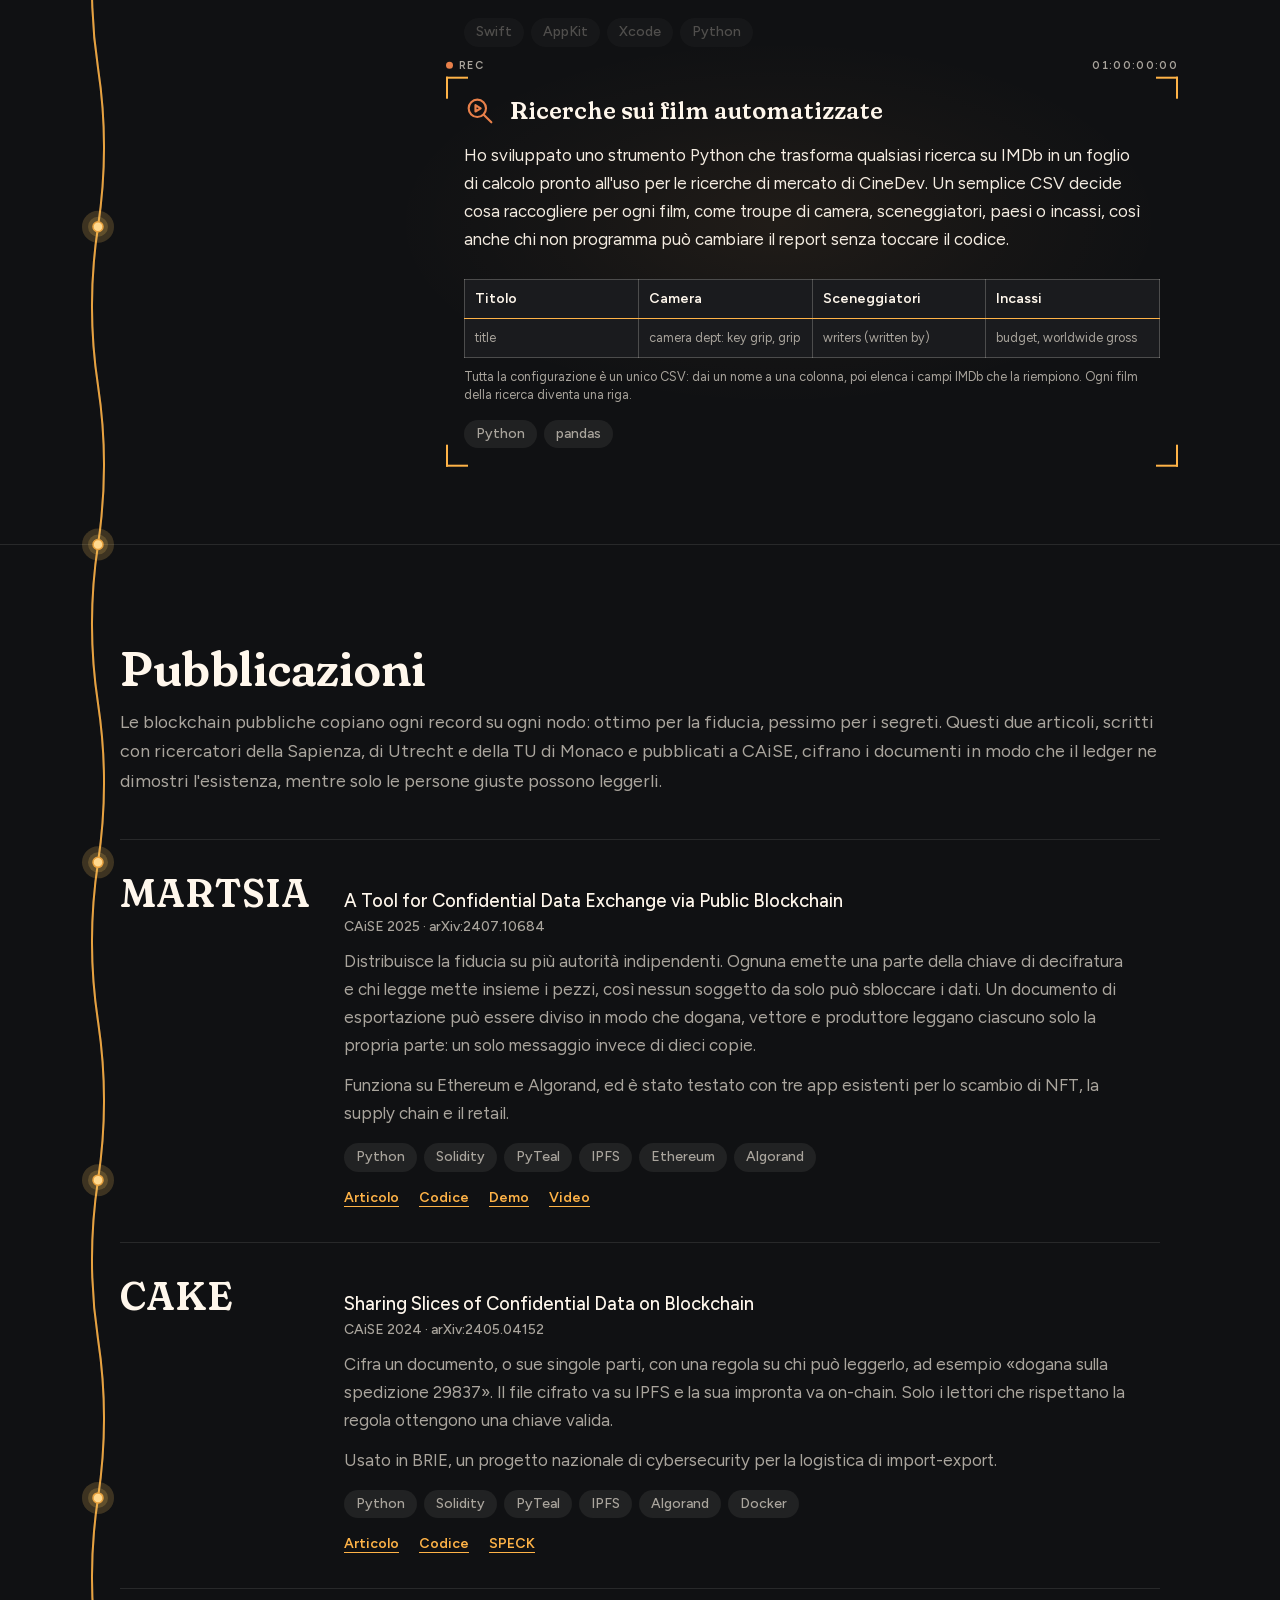
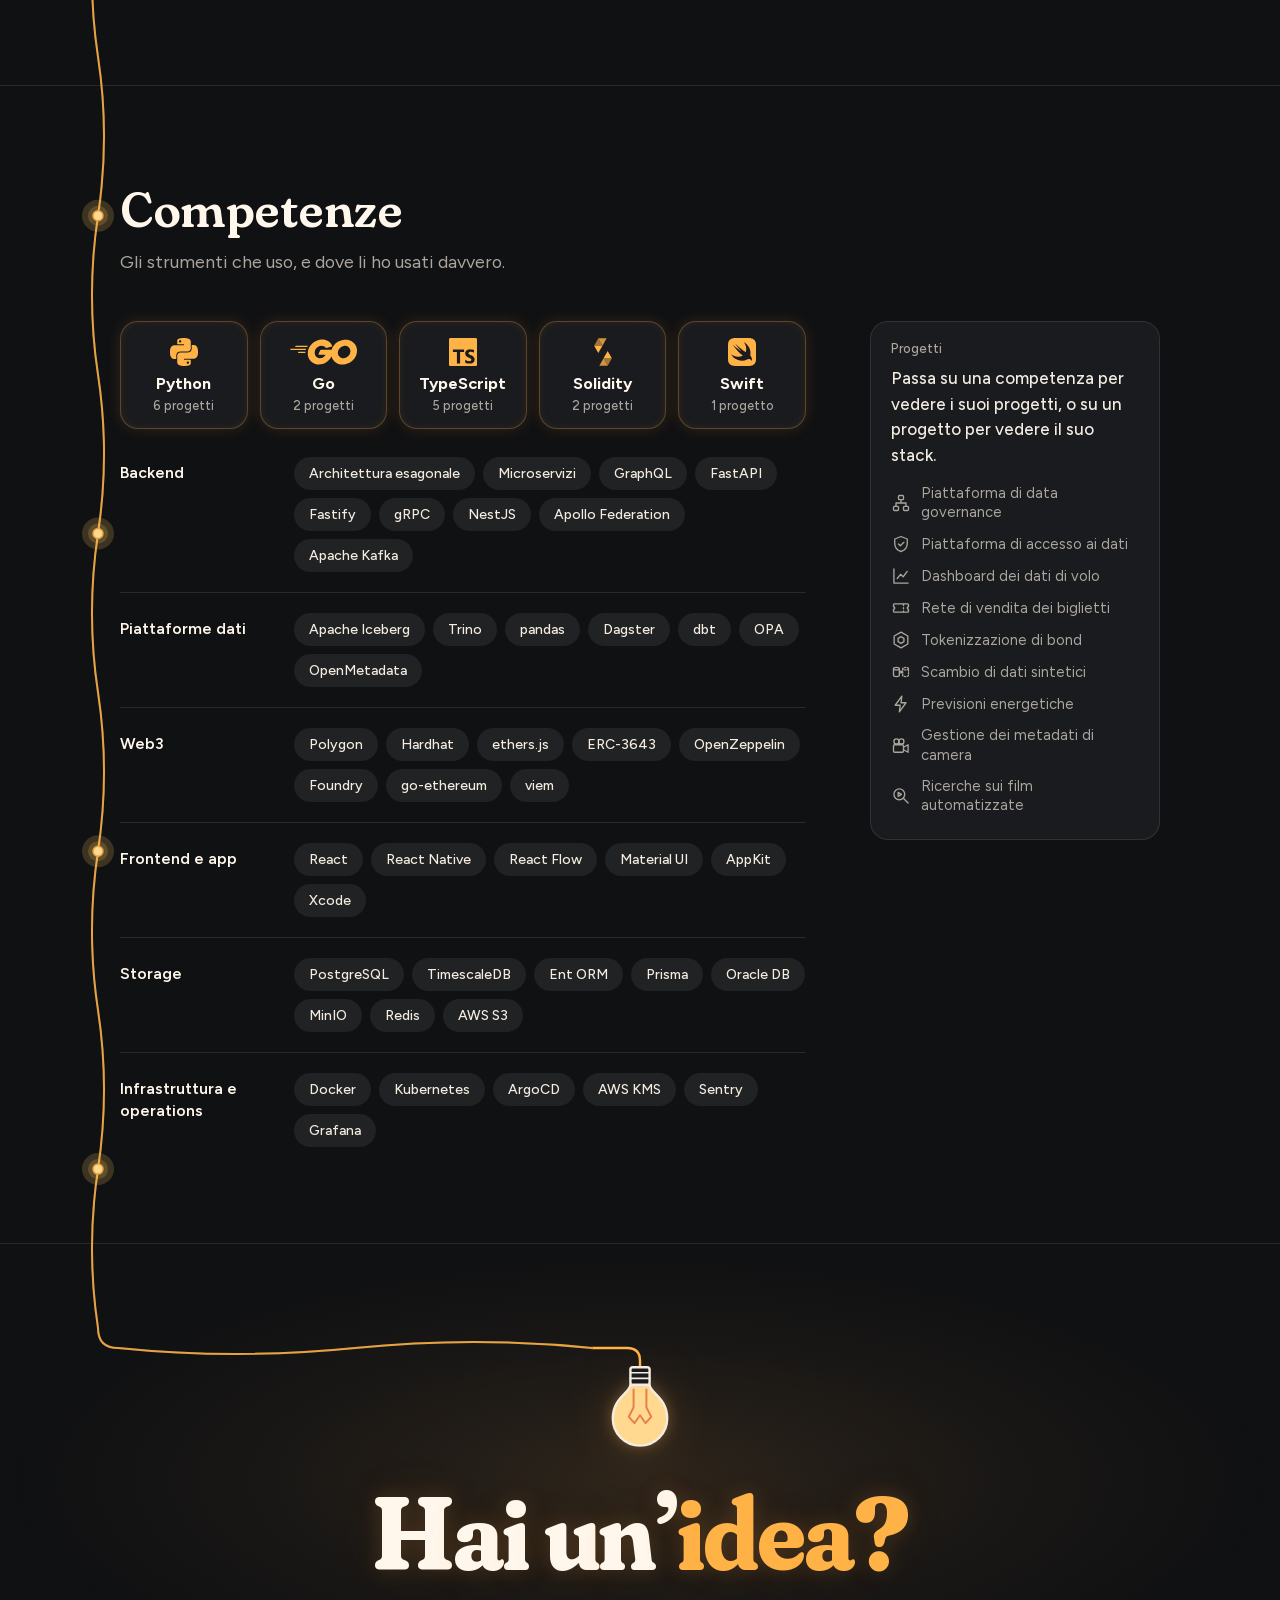
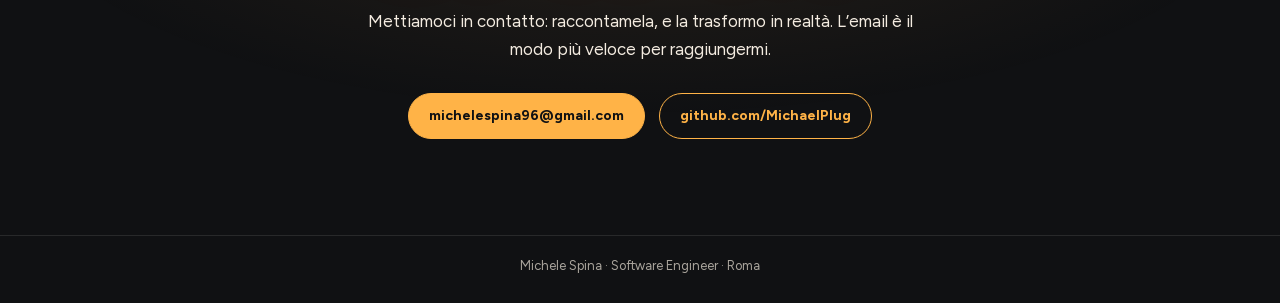
<file: it/index.html>
<!doctype html>
<html lang="it">
<head>
<meta charset="utf-8">
<meta name="viewport" content="width=device-width, initial-scale=1">
<title>Michele Spina — Software Engineer</title>
<meta name="description" content="Software Engineer a Roma: sviluppo servizi backend scalabili, piattaforme dati enterprise e architetture Web3 con Go, Python e Solidity.">
<meta name="theme-color" content="#101113">
<meta name="color-scheme" content="dark">
<meta property="og:type" content="website">
<meta property="og:title" content="Michele Spina — Software Engineer">
<meta property="og:site_name" content="Michele Spina">
<meta property="og:description" content="Software Engineer a Roma. Backend in Go e Python, data lakehouse e piattaforme di tokenizzazione, pensati per sistemi che non possono fermarsi.">
<meta property="og:url" content="https://michaelplug.github.io/it/">
<meta property="og:locale" content="it_IT">
<meta property="og:locale:alternate" content="en_US">
<link rel="canonical" href="https://michaelplug.github.io/it/">
<link rel="alternate" hreflang="en" href="https://michaelplug.github.io/">
<link rel="alternate" hreflang="it" href="https://michaelplug.github.io/it/">
<link rel="alternate" hreflang="x-default" href="https://michaelplug.github.io/">
<meta property="og:image" content="https://michaelplug.github.io/assets/og-it.jpg">
<meta property="og:image:type" content="image/jpeg">
<meta property="og:image:width" content="1200">
<meta property="og:image:height" content="630">
<meta property="og:image:alt" content="Michele Spina, Software Engineer a Roma, in lettere illuminate con una spina in stile cartoon, accanto al suo ritratto">
<meta name="twitter:card" content="summary_large_image">
<meta name="twitter:title" content="Michele Spina — Software Engineer">
<meta name="twitter:description" content="Software Engineer a Roma. Backend in Go e Python, data lakehouse e piattaforme di tokenizzazione, pensati per sistemi che non possono fermarsi.">
<meta name="twitter:image" content="https://michaelplug.github.io/assets/og-it.jpg">
<meta name="twitter:image:alt" content="Michele Spina, Software Engineer a Roma, in lettere illuminate con una spina in stile cartoon, accanto al suo ritratto">
<link rel="icon" href="data:image/svg+xml,%3Csvg xmlns='http://www.w3.org/2000/svg' viewBox='0 0 32 32' fill='none' stroke-linecap='round' stroke-linejoin='round'%3E%3Cpath d='M16 23v1c0 2.6 2 4 5.6 4' stroke='%2324170a' stroke-width='5.2'/%3E%3Cpath d='M16 23v1c0 2.6 2 4 5.6 4' stroke='%23ffb347' stroke-width='2.4'/%3E%3Cpath d='M11 3.5v5.5M16 3.5v5.5M21 3.5v5.5' stroke='%2324170a' stroke-width='5.2'/%3E%3Cpath d='M11 3.5v5.5M16 3.5v5.5M21 3.5v5.5' stroke='%23efe8de' stroke-width='2.4'/%3E%3Cpath d='M6.5 8.6h19v6a9.5 9.5 0 0 1-19 0z' fill='%23ffb347' stroke='%2324170a' stroke-width='2'/%3E%3Ccircle cx='13.1' cy='13.6' r='1.6' fill='%2324170a'/%3E%3Ccircle cx='18.9' cy='13.6' r='1.6' fill='%2324170a'/%3E%3Cpath d='M13.7 17.4q2.3 1.9 4.6 0' stroke='%2324170a' stroke-width='1.6'/%3E%3C/svg%3E">
<link rel="preload" href="../assets/fonts/fraunces-latin.woff2" as="font" type="font/woff2" crossorigin>
<link rel="preload" href="../assets/fonts/figtree-latin.woff2" as="font" type="font/woff2" crossorigin>
<link rel="stylesheet" href="../assets/site.css">
</head>
<body>
<a class="skip" href="#main">Vai al contenuto</a>
<div class="dusk" aria-hidden="true"></div>

<svg style="display:none" aria-hidden="true">
  <symbol id="i-plug" viewBox="0 0 24 24"><path d="M8.3 2.6v4.2M12 2.6v4.2M15.7 2.6v4.2" stroke="#efe8de" stroke-width="2.3"/><path d="M12 17.4v.8c0 2.1 1.6 3.3 4.6 3.3" stroke="#ffb347" stroke-width="2.2"/><path d="M5.3 6.6h13.4v4.6a6.7 6.7 0 0 1-13.4 0z" fill="#ffb347" stroke="none"/><circle cx="9.9" cy="10.4" r="1.15" fill="#24170a" stroke="none"/><circle cx="14.1" cy="10.4" r="1.15" fill="#24170a" stroke="none"/><path d="M10.4 13.2q1.6 1.4 3.2 0" stroke="#24170a" stroke-width="1.2"/></symbol>
  <symbol id="i-data" viewBox="0 0 24 24"><path d="M12 3 3 8l9 5 9-5z"/><path d="m3 12.5 9 5 9-5"/><path d="m3 17 9 5 9-5"/></symbol>
  <symbol id="i-chart" viewBox="0 0 24 24"><path d="M3.5 3.5v17h17"/><path d="m7.5 15 4-5 3 3 5-6.5"/></symbol>
  <symbol id="i-shield" viewBox="0 0 24 24"><path d="M12 3 4.5 6v5.5c0 4.6 3.2 8.2 7.5 9.5 4.3-1.3 7.5-4.9 7.5-9.5V6z"/><path d="m9 12 2.2 2.2L15.5 10"/></symbol>
  <symbol id="i-lock" viewBox="0 0 24 24"><rect x="5" y="10.5" width="14" height="10" rx="2"/><path d="M8 10.5V7.5a4 4 0 0 1 8 0v3"/></symbol>
  <symbol id="i-tree" viewBox="0 0 24 24"><rect x="9" y="3" width="6" height="5" rx="1.2"/><rect x="3" y="16" width="6" height="5" rx="1.2"/><rect x="15" y="16" width="6" height="5" rx="1.2"/><path d="M12 8v4M6 16v-4h12v4"/></symbol>
  <symbol id="i-token" viewBox="0 0 24 24"><path d="m12 2.5 8.2 4.75v9.5L12 21.5l-8.2-4.75v-9.5z"/><path d="m12 8 3.5 2v4L12 16l-3.5-2v-4z"/></symbol>
  <symbol id="i-ticket" viewBox="0 0 24 24"><path d="M3 8a1 1 0 0 1 1-1h16a1 1 0 0 1 1 1v2.5a1.5 1.5 0 0 0 0 3V16a1 1 0 0 1-1 1H4a1 1 0 0 1-1-1v-2.5a1.5 1.5 0 0 0 0-3z"/><path d="M15 7.5v9" stroke-dasharray="1.5 2.5"/></symbol>
  <symbol id="i-bolt" viewBox="0 0 24 24"><path d="M13 2.5 5 13.5h6l-1 8 8-11h-6z"/></symbol>
  <symbol id="i-synth" viewBox="0 0 24 24"><ellipse cx="6.5" cy="8" rx="3.5" ry="1.5"/><path d="M3 8v8c0 .8 1.6 1.5 3.5 1.5S10 16.8 10 16V8"/><g stroke-dasharray="1.6 1.9"><ellipse cx="17.5" cy="8" rx="3.5" ry="1.5"/><path d="M14 8v8c0 .8 1.6 1.5 3.5 1.5S21 16.8 21 16V8"/></g><path d="M10.8 12h2.4M12 10.8l1.2 1.2-1.2 1.2"/></symbol>
  <symbol id="i-camera" viewBox="0 0 24 24"><circle cx="6.5" cy="6.5" r="3"/><circle cx="12.5" cy="6.5" r="3"/><rect x="3" y="10.5" width="12" height="9" rx="1.5"/><path d="m15 13.5 5.5-3v9l-5.5-3"/></symbol>
  <symbol id="i-person" viewBox="0 0 24 24"><circle cx="12" cy="8.5" r="3.6"/><path d="M5 20c.9-3.9 3.7-6 7-6s6.1 2.1 7 6"/></symbol>
  <symbol id="i-bank" viewBox="0 0 24 24"><path d="M3 9.5 12 4l9 5.5"/><path d="M5.5 10.5v7M10 10.5v7M14 10.5v7M18.5 10.5v7"/><path d="M3 20h18"/></symbol>
  <symbol id="i-film-search" viewBox="0 0 24 24"><circle cx="10" cy="10" r="6.5"/><path d="m14.8 14.8 5.7 5.7"/><path d="M8.6 7.6v4.8l3.9-2.4z"/></symbol>
</svg>

<header class="nav">
  <nav class="wrap" aria-label="Principale">
    <a class="brand" href="#top"><svg class="icon" aria-hidden="true"><use href="#i-plug"/></svg>Michele Spina</a>
    <ul>
      <li><a href="#about">Chi sono</a></li>
      <li><a href="#experience">Lavori</a></li>
      <li><a href="#publications">Articoli</a></li>
      <li><a href="#skills">Skill</a></li>
      <li><a href="#contact">Contatti</a></li>
    </ul>
    <a class="lang" href="../index.html?lang=en" hreflang="en" lang="en" title="Read in English"><span class="sr">Read in English</span><span aria-hidden="true">EN</span></a>
  </nav>
</header>

<main id="main">
  <svg class="cable" id="cable" aria-hidden="true"><path class="cable-dark"/><path class="cable-lit"/><g class="cable-bulbs"></g></svg>
  <canvas class="spark" id="spark" aria-hidden="true" hidden></canvas>

  <div class="hero" id="top">
    <div class="wrap">
      <div>
        <p class="kicker"><b>Software Engineer</b> · Roma</p>
        <h1 class="sign" aria-label="Michele Spina">
          <span class="tube tube-ink" aria-hidden="true"><span class="ch" style="--d:.1s;--i:0">M</span><span class="ch" style="--d:.34s;--i:1">i</span><span class="ch" style="--d:.05s;--i:2">c</span><span class="ch" style="--d:.42s;--i:3">h</span><span class="ch" style="--d:.2s;--i:4">e</span><span class="ch" style="--d:0s;--i:5">l</span><span class="ch" style="--d:.3s;--i:6">e</span></span>
          <span class="sign-line">
            <span class="tube tube-fire" aria-hidden="true"><span class="ch" style="--d:.02s;--i:7">S</span><span class="ch" style="--d:.15s;--i:8">p</span><span class="ch loose" style="--d:.45s;--i:9">i</span><span class="ch" style="--d:.08s;--i:10">n</span><span class="ch" style="--d:.26s;--i:11">a</span></span>
            <button class="plug" id="plug" type="button" aria-label="Accensione dell'insegna" aria-pressed="true" data-pull="Stacca la spina" disabled>
              <svg class="pl" viewBox="0 0 160 100" aria-hidden="true">
                <g class="pl-cable"><path class="pl-cable-o" d="M-4 78C20 94 52 36 84 62"/><path class="pl-cable-i" d="M-4 78C20 94 52 36 84 62"/></g>
                <g class="pl-move">
                  <rect class="pl-pin pl-ink" x="112" y="43.5" width="31" height="9" rx="4.5" stroke-width="3.5"/>
                  <rect class="pl-pin pl-ink" x="112" y="57.5" width="31" height="9" rx="4.5" stroke-width="3.5"/>
                  <rect class="pl-pin pl-ink" x="112" y="71.5" width="31" height="9" rx="4.5" stroke-width="3.5"/>
                  <rect class="pl-body pl-ink" x="74" y="54" width="16" height="16" rx="5"/>
                  <rect class="pl-body pl-ink" x="84" y="33" width="38" height="58" rx="15"/>
                  <path class="pl-shine" d="M92 47c0-5 3-7.5 8-7.5"/>
                  <g class="pl-eyes"><ellipse class="pl-face" cx="99" cy="58" rx="2.8" ry="3.8"/><ellipse class="pl-face" cx="110" cy="58" rx="2.8" ry="3.8"/></g>
                  <path class="pl-sleep" d="M95.5 59.5q3.5 2.5 7 0M106.5 59.5q3.5 2.5 7 0"/>
                  <path class="pl-smile" d="M99.5 69q5 4.5 10 0"/>
                </g>
                <path class="pl-zap" d="M126 35l-5-9M118 39l-8-5M126 89l-5 9M118 85l-8 5"/>
                <rect class="pl-plate pl-ink" x="129" y="18" width="27" height="88" rx="12"/>
                <path class="pl-shade" d="M150 30v64"/>
                <g class="pl-screw"><circle cx="141" cy="29" r="3.2"/><circle cx="141" cy="95" r="3.2"/><path d="M139 29h4M139 95h4"/></g>
              </svg>
            </button>
          </span>
        </h1>
        <p class="gloss" id="gloss" data-off="Michele Spina, in versione unplugged."><b>Spina</b>, in inglese, si dice plug. Da qui MichaelPlug.</p>
        <p class="lede">Backend in Go e Python, data lakehouse e piattaforme di tokenizzazione, pensati per sistemi che non possono fermarsi.</p>
        <div class="actions">
          <a class="btn solid" href="#experience">Guarda i miei lavori</a>
          <a class="btn" href="mailto:michelespina96@gmail.com">Scrivimi</a>
          <a class="link" href="https://github.com/MichaelPlug" rel="me">GitHub</a>
        </div>
      </div>

      <figure class="portrait">
        <div class="print"><picture><source srcset="../assets/michele.webp" type="image/webp"><img src="../assets/michele.jpg" alt="Ritratto di Michele Spina" width="720" height="720"></picture></div>
      </figure>
    </div>
  </div>

  <div class="proof">
    <dl class="wrap">
      <div><dt>sviluppo software dal 2021</dt><dd>5+ anni</dd></div>
      <div><dt>dall'aerospazio al cinema, raccontati qui sotto</dt><dd>9 progetti</dd></div>
      <div><dt>peer-reviewed, CAiSE 2024 e 2025</dt><dd>2 articoli</dd></div>
    </dl>
  </div>

  <section id="about">
    <div class="wrap">
      <h2>Chi sono</h2>
      <div class="about">
        <div class="about-text">
          <p>Dal 2024 sono Software Engineer in Moveax, a Roma, dove progetto e sviluppo servizi in Go e Python per ambienti ad alta disponibilità, secondo i principi dell'Architettura Esagonale e del Clean Code: data lakehouse su Iceberg e Trino, infrastrutture di tokenizzazione finanziaria su Polygon e API mission-critical.</p>
          <p>Dal 2021 al 2024 ho lavorato come ingegnere freelance, realizzando applicazioni macOS native e strumenti di automazione dei dati per produzioni cinematografiche internazionali.</p>
          <p>Durante la laurea magistrale ho collaborato con gruppi di ricerca della Sapienza, della Utrecht University e della TU Munich sulla condivisione riservata di dati su blockchain pubblica, come coautore di due pubblicazioni presentate a CAiSE 2024 e 2025.</p>
        </div>
        <dl class="facts">
          <div><dt>formazione</dt><dd><strong>Laurea magistrale in Informatica</strong><small>Sapienza, Roma · 2024 · 110/110 e lode</small></dd><dd><strong>Laurea triennale in Informatica</strong><small>Sapienza, Roma · 2021</small></dd></div>
          <div><dt>lingue</dt><dd><strong>Italiano, inglese</strong></dd></div>
        </dl>
      </div>
    </div>
  </section>

  <section id="experience">
    <div class="wrap">
      <h2>Esperienza</h2>
      <p class="intro">Le parti di un sistema che si notano solo quando smettono di funzionare. È lì che ho passato la maggior parte del mio tempo.</p>

      <article class="job">
        <div class="job-head">
          <h3>Software Engineer <span class="at">@</span> <a href="https://moveax.it/">Moveax</a></h3>
          <p class="when">Mar 2024 – oggi · Roma</p>
        </div>
        <p class="job-lead">Sviluppo sistemi backend, piattaforme dati e architetture Web3 secondo i principi dell'architettura esagonale.</p>

        <div class="story">
          <nav class="rail" aria-label="Progetti Moveax">
            <ol>
              <li class="rail-group"><span><svg class="icon" aria-hidden="true"><use href="#i-data"/></svg>Data lake aerospaziale</span>
                <ol>
                  <li><a href="#p-catalog" class="on"><svg class="icon" aria-hidden="true"><use href="#i-tree"/></svg>Piattaforma di data governance</a></li>
                  <li><a href="#p-gate"><svg class="icon" aria-hidden="true"><use href="#i-shield"/></svg>Piattaforma di accesso ai dati</a></li>
                  <li><a href="#p-flight"><svg class="icon" aria-hidden="true"><use href="#i-chart"/></svg>Dashboard dei dati di volo</a></li>
                </ol>
              </li>
              <li><a href="#p-transit"><svg class="icon" aria-hidden="true"><use href="#i-ticket"/></svg>Rete di vendita dei biglietti</a></li>
              <li><a href="#p-token"><svg class="icon" aria-hidden="true"><use href="#i-token"/></svg>Tokenizzazione di bond</a></li>
              <li><a href="#p-access"><svg class="icon" aria-hidden="true"><use href="#i-synth"/></svg>Scambio di dati sintetici</a></li>
              <li><a href="#p-energy"><svg class="icon" aria-hidden="true"><use href="#i-bolt"/></svg>Previsioni energetiche</a></li>
            </ol>
          </nav>

          <div>
            <div class="chapter on" id="p-catalog">
              <p class="group-tag">Data lake aerospaziale</p>
              <div class="chapter-head"><svg class="icon" aria-hidden="true"><use href="#i-tree"/></svg><h4>Piattaforma di data governance</h4></div>
              <p>Un catalogo dati aziendale costruito su OpenMetadata: quali dati esistono, a chi appartengono e chi può vederli.</p>
              <ul class="did">
                <li><strong>Configurazione come codice:</strong> uno strumento Python che crea domini, team e regole di accesso a partire da file YAML.</li>
                <li><strong>Visibilità:</strong> ognuno vede solo il proprio ramo dell'albero dei domini.</li>
                <li><strong>Interfaccia:</strong> una UI con il nuovo brand e nuove pagine per seguire l'ingestione dei dati.</li>
              </ul>
              <figure class="flow-fig">
                <figcaption class="sr">Illustrazione di un albero dei domini: una business unit con due divisioni e tre reparti, ogni livello con il proprio team: Data Manager, Business Owner, Data Owner. Un utente del reparto A1 vede il proprio reparto, la sua divisione e la business unit. Gli altri rami restano nascosti.</figcaption>
                <div class="tree" aria-hidden="true">
                  <svg class="tree-ln" viewBox="0 0 100 200" preserveAspectRatio="none">
                    <path d="M50 48V62M33.33 62H83.33M33.33 62V76M83.33 62V76M33.33 124V138M16.67 138H50M16.67 138V152M50 138V152M83.33 124V152"/>
                    <path class="seen" d="M16.67 152V138H33.33V124M33.33 76V62H50V48"/>
                  </svg>
                  <div class="node seen" style="grid-area: 1 / 1 / 2 / 4">Business unit<small>Data Manager</small></div>
                  <div class="node seen" style="grid-area: 2 / 1 / 3 / 3">Divisione A<small>Business Owner</small></div>
                  <div class="node" style="grid-area: 2 / 3 / 3 / 4">Divisione B<small>Business Owner</small></div>
                  <div class="node seen you" style="grid-area: 3 / 1 / 4 / 2">Reparto A1<small>Data Owner</small></div>
                  <div class="node" style="grid-area: 3 / 2 / 4 / 3">Reparto A2<small>Data Owner</small></div>
                  <div class="node" style="grid-area: 3 / 3 / 4 / 4">Reparto B1<small>Data Owner</small></div>
                </div>
              </figure>
              <ul class="tags"><li>OpenMetadata</li><li>Python</li><li>Java</li><li>React</li></ul>
            </div>

            <div class="chapter" id="p-gate">
              <p class="group-tag">Data lake aerospaziale</p>
              <div class="chapter-head"><svg class="icon" aria-hidden="true"><use href="#i-shield"/></svg><h4>Piattaforma di accesso ai dati</h4></div>
              <p>Un unico accesso controllato al data lake per tutte le applicazioni. Gli amministratori scelgono quali tabelle e colonne può leggere ogni app, e ogni query viene verificata e registrata.</p>
              <ul class="did">
                <li><strong>Policy:</strong> tradotte in regole OPA che Trino verifica a ogni query.</li>
                <li><strong>Credenziali:</strong> chiavi delle app gestite dalla creazione al reset, con controllo dei ruoli.</li>
                <li><strong>Audit:</strong> ogni query viene registrata insieme al suo motivo.</li>
              </ul>
              <figure class="flow-fig">
                <figcaption class="sr">Illustrazione: un'applicazione chiede la tabella dei voli. Il controllo delle policy lascia passare la query, e il risultato torna con tre colonne consentite, mentre la colonna del pilota resta bloccata. La query viene scritta nel log di audit con il nome dell'app e il suo motivo di business.</figcaption>
                <div class="gate" aria-hidden="true">
                  <div class="gate-q"><small>app · fleet-report</small><code>SELECT *<br>FROM flights</code></div>
                  <span class="gate-ln"></span>
                  <div class="gate-check"><span class="ring"><svg class="icon"><use href="#i-shield"/></svg></span><span>Controllo policy<small>OPA</small></span></div>
                  <span class="gate-ln"></span>
                  <div class="gate-t">
                    <span>tail</span><span>date</span><span>altitude</span><span class="no"><svg class="icon"><use href="#i-lock"/></svg>pilot</span>
                    <i></i><i></i><i></i><i class="no"></i>
                    <i></i><i></i><i></i><i class="no"></i>
                    <i></i><i></i><i></i><i class="no"></i>
                  </div>
                  <div class="gate-log"><i></i>audit · fleet-report · flights · motivo: revisione mensile</div>
                </div>
              </figure>
              <ul class="tags"><li>Python</li><li>FastAPI</li><li>Trino</li><li>OPA</li><li>React</li></ul>
            </div>

            <div class="chapter" id="p-flight">
              <p class="group-tag">Data lake aerospaziale</p>
              <div class="chapter-head"><svg class="icon" aria-hidden="true"><use href="#i-chart"/></svg><h4>Dashboard dei dati di volo</h4></div>
              <p>Dashboard in cui ingegneri e clienti di un costruttore di elicotteri esplorano i voli registrati, uno alla volta o su un'intera flotta. Ho sviluppato buona parte del backend FastAPI che le alimenta.</p>
              <ul class="did">
                <li><strong>Grafici:</strong> quota, manovre e statistiche di flotta, interrogati con Trino dal data lake.</li>
                <li><strong>Accesso:</strong> i clienti vedono solo i propri elicotteri.</li>
                <li><strong>Export:</strong> i download più pesanti li gestisce un worker in background.</li>
              </ul>
              <figure class="flow-fig">
                <figcaption class="sr">Illustrazione di una scheda della dashboard: la quota di un volo nel tempo, divisa in salita, crociera, hovering e discesa. Le etichette sopra il grafico indicano che la vista è limitata alla flotta del cliente e che si può esportare.</figcaption>
                <div class="dash" aria-hidden="true">
                  <div class="dash-top">
                    <b>Volo 4127<small>quota nel tempo</small></b>
                    <span class="pill"><svg class="icon"><use href="#i-person"/></svg>solo la tua flotta</span>
                    <span class="pill">Esporta ↓</span>
                  </div>
                  <svg class="dash-plot" viewBox="0 0 100 40" preserveAspectRatio="none">
                    <path class="grid" d="M0 13H100M0 26H100"/>
                    <path class="sep" d="M22 0V40M60 0V40M80 0V40"/>
                    <g class="draw">
                      <path class="area" d="M0 38C8 37 14 12 22 10S34 8 41 10S53 11 60 9C63 9 63 26 66 26L71 25.4L76 26.4L80 26C88 26 93 37 100 38V40H0Z"/>
                      <path class="line" d="M0 38C8 37 14 12 22 10S34 8 41 10S53 11 60 9C63 9 63 26 66 26L71 25.4L76 26.4L80 26C88 26 93 37 100 38"/>
                    </g>
                  </svg>
                  <ol class="dash-band">
                    <li style="--w:22">Salita</li><li style="--w:38">Crociera</li><li style="--w:20">Hovering</li><li style="--w:20">Discesa</li>
                  </ol>
                </div>
              </figure>
              <ul class="tags"><li>Python</li><li>pandas</li><li>FastAPI</li><li>Trino</li><li>Iceberg</li><li>Redis</li></ul>
            </div>

            <div class="chapter" id="p-transit">
              <div class="chapter-head"><svg class="icon" aria-hidden="true"><use href="#i-ticket"/></svg><h4>Rete di vendita dei biglietti</h4></div>
              <p>La piattaforma dietro la rete di vendita dei biglietti di un'azienda regionale di autobus: negozi, partner e personale di bordo vendono biglietti, ciascuno entro un proprio budget, e l'incasso viene ripartito a ogni vendita. Ho lavorato su tutto lo stack, soprattutto sui servizi Go: audit logging, cancellazione degli account con offuscamento dei dati personali, worker in background e tracing dal gateway fino a Sentry.</p>
              <figure class="flow-fig">
                <figcaption class="sr">Diagramma a quattro livelli. App mobile, back-office web e integrazioni dei partner chiamano i gateway NestJS via GraphQL o REST. I gateway chiamano via gRPC i microservizi Go, che gestiscono la logica di business, i worker in background e l'audit trail. I microservizi salvano i dati su Oracle, alimentano le analisi dbt e chiamano un fornitore esterno di bigliettazione.</figcaption>
                <div class="stack" aria-hidden="true">
                  <div class="tier">
                    <div class="tier-name">Client<small>React Native · React</small></div>
                    <ul><li>App mobile</li><li>Back-office web</li><li>Integrazioni partner</li></ul>
                  </div>
                  <div class="hop"><span>GraphQL · REST</span></div>
                  <div class="tier">
                    <div class="tier-name">Gateway<small>NestJS</small></div>
                    <ul><li>BFF mobile</li><li>BFF back-office</li><li>API partner</li></ul>
                  </div>
                  <div class="hop"><span>gRPC</span></div>
                  <div class="tier">
                    <div class="tier-name">Servizi<small>microservizi Go</small></div>
                    <ul><li>Servizi di dominio</li><li>Worker in background</li><li>Audit trail</li></ul>
                  </div>
                  <div class="hop"><span>SQL · HTTP</span></div>
                  <div class="tier">
                    <div class="tier-name">Dati<small>storage · esterni</small></div>
                    <ul><li>Oracle</li><li>Analisi dbt</li><li>Fornitore biglietti</li></ul>
                  </div>
                </div>
              </figure>
              <ul class="tags"><li>Go</li><li>gRPC</li><li>Oracle</li><li>NestJS</li><li>GraphQL</li><li>React Native</li><li>dbt</li></ul>
            </div>

            <div class="chapter" id="p-token">
              <div class="chapter-head"><svg class="icon" aria-hidden="true"><use href="#i-token"/></svg><h4>Tokenizzazione di bond</h4></div>
              <p>Una piattaforma per emettere obbligazioni regolamentate come token su Polygon. Ogni pagamento in euro e il relativo trasferimento di token si regolano insieme, oppure non si regolano affatto. Ho guidato la fase di ricerca: dodici design record, dai pattern di proxy e la scelta della rete fino a custodia e finality, quasi tutti supportati da un proof of concept funzionante. Poi ho sviluppato i servizi Go per il minting, il regolamento con gli investitori, la notarizzazione dei documenti e i rimborsi, oltre a un plugin Hardhat che firma i deploy con AWS KMS.</p>
              <figure class="flow-fig">
                <figcaption class="sr">Diagramma della vita di un'obbligazione in quattro passaggi: una factory emette il bond e i token delle cedole, gli investitori sottoscrivono, le cedole vengono pagate a ogni periodo e alla scadenza il capitale viene rimborsato e i token bruciati. Un dettaglio della sottoscrizione mostra il pagamento in euro dell'investitore e i token del bond dell'emittente che entrano da lati opposti in un escrow con hash lock. L'escrow li consegna entrambi alla controparte insieme, oppure li restituisce entrambi.</figcaption>
                <div aria-hidden="true">
                  <ol class="life">
                    <li><b>Emissione</b><small>la factory crea<br>bond + cedole</small></li>
                    <li class="now"><b>Sottoscrizione</b><small>lo scambio qui sotto</small></li>
                    <li class="cpn"><b>Cedole</b><small>un token<br>per periodo</small></li>
                    <li><b>Riscatto</b><small>rimborso,<br>poi burn</small></li>
                  </ol>
                  <div class="swap-box">
                    <b>La sottoscrizione, da vicino</b>
                    <div class="swap">
                      <div class="who inv"><span class="av"><svg class="icon"><use href="#i-person"/></svg></span><span class="nm">Investitore</span></div>
                      <div class="esc"><svg class="icon" viewBox="0 0 24 24"><path class="shackle" d="M8 10.5V7.5a4 4 0 0 1 8 0v3"/><rect x="5" y="10.5" width="14" height="10" rx="2"/><path d="M12 14.5v2.5"/></svg><span>Escrow<small>con hash lock</small></span></div>
                      <div class="who iss"><span class="av"><svg class="icon"><use href="#i-bank"/></svg></span><span class="nm">Emittente</span></div>
                      <span class="leg cash"><span>pagamento € · TIPS</span><i class="pulse"></i></span>
                      <span class="leg asset"><span>token del bond · ERC-3643</span><i class="pulse"></i></span>
                    </div>
                    <div class="swap-note">Le due parti dello scambio si chiudono insieme, oppure tornano indietro entrambe.</div>
                  </div>
                </div>
              </figure>
              <ul class="tags"><li>Solidity</li><li>ERC-3643</li><li>Polygon</li><li>Go</li><li>Kafka</li><li>AWS KMS</li><li>Hardhat</li></ul>
            </div>

            <div class="chapter" id="p-access">
              <div class="chapter-head"><svg class="icon" aria-hidden="true"><use href="#i-synth"/></svg><h4>Scambio di dati sintetici</h4></div>
              <p>Ho sviluppato il livello di consenso di una piattaforma per la condivisione di dati sanitari. Le policy di condivisione dei fornitori di dati vengono registrate su Polygon da un contratto Solidity, e decidono poi quali utilizzatori, pubblici o privati, possono scaricare i dataset sintetici generati dai loro dati.</p>
              <figure class="flow-fig">
                <figcaption class="sr">Diagramma in due passaggi. Prima il consenso di un fornitore passa dal backend TypeScript e viene salvato come policy su Polygon. Poi quella policy decide quali dataset sintetici gli utilizzatori pubblici o privati possono scaricare da S3.</figcaption>
                <div class="loop" aria-hidden="true">
                  <div class="who g-prov"><span class="av"><svg class="icon"><use href="#i-person"/></svg></span><span>Fornitore<small>sceglie la condivisione</small></span></div>
                  <span class="ln g-c1"><span>1 · consenso</span></span>
                  <div class="box g-back">Backend<small>Fastify · ethers.js</small></div>
                  <span class="ln g-c2"></span>
                  <div class="box hub g-chain">Polygon<small>policy on-chain</small></div>
                  <span class="ln down g-cv"><span>decide la visibilità</span></span>
                  <div class="box g-synth">Dati sintetici<small>pubblici · privati</small></div>
                  <span class="ln back g-c4"><span>2 · accesso via S3</span></span>
                  <div class="who g-cons"><span class="av"><svg class="icon"><use href="#i-person"/></svg></span><span>Utilizzatore<small>ente pubblico o privato</small></span></div>
                </div>
              </figure>
              <ul class="tags"><li>Solidity</li><li>Polygon</li><li>Hardhat</li><li>ethers.js</li><li>Fastify</li><li>S3</li></ul>
            </div>

            <div class="chapter" id="p-energy">
              <div class="chapter-head"><svg class="icon" aria-hidden="true"><use href="#i-bolt"/></svg><h4>Previsioni energetiche</h4></div>
              <p>Ho sviluppato le pipeline Dagster dietro le previsioni settimanali dei consumi degli edifici. Ogni piano e ogni risorsa (elettricità, acqua calda e fredda) gira in parallelo: recupera il proprio storico, prevede le quattro settimane successive con un modello SARIMA e salva i risultati su TimescaleDB.</p>
              <figure class="flow-fig">
                <figcaption class="sr">Diagramma: una schedulazione settimanale di Dagster si divide in un'esecuzione parallela per ogni piano e risorsa. Ogni esecuzione recupera lo storico, fa la previsione con SARIMA e salva una previsione a 28 giorni su TimescaleDB.</figcaption>
                <div class="loop runs" aria-hidden="true">
                  <div class="box g-sched">Ogni settimana<small>Dagster · domenica</small></div>
                  <span class="ln g-r1"><span>in parallelo</span></span>
                  <div class="mat g-mat">
                    <div class="mat-head"><span>luce</span><span>calda</span><span>fredda</span></div>
                    <div class="cells"><i style="--i:0"></i><i style="--i:1"></i><i style="--i:2"></i><i style="--i:3"></i><i style="--i:4"></i><i style="--i:5"></i><i style="--i:6"></i><i style="--i:7"></i><i style="--i:8"></i><i style="--i:9"></i><i style="--i:10"></i><i style="--i:11"></i></div>
                    <small>un'esecuzione per piano × risorsa<br>storico · SARIMA · salvataggio</small>
                  </div>
                  <span class="ln g-r2"><span>salva</span></span>
                  <div class="box g-db">TimescaleDB<small>prossimi 28 giorni</small></div>
                </div>
              </figure>
              <ul class="tags"><li>Python</li><li>Dagster</li><li>TimescaleDB</li><li>Alembic</li><li>Kubernetes</li></ul>
            </div>
          </div>
        </div>
      </article>

      <article class="job" id="film-job">
        <div class="job-head">
          <h3>Freelance Software Engineer <span class="at">@</span> CineDev</h3>
          <p class="when">Lug 2021 – Feb 2024 · Da remoto</p>
        </div>
        <p class="job-lead">Ho sviluppato app native per macOS e strumenti di automazione dei dati per grandi produzioni cinematografiche internazionali.</p>

        <div class="story">
          <nav class="rail" aria-label="Progetti CineDev">
            <ol>
              <li><a href="#p-altera" class="on"><svg class="icon" aria-hidden="true"><use href="#i-camera"/></svg>Gestione dei metadati di camera</a></li>
              <li><a href="#p-research"><svg class="icon" aria-hidden="true"><use href="#i-film-search"/></svg>Ricerche sui film automatizzate</a></li>
            </ol>
          </nav>

          <div class="shots">
            <div class="vf" id="vf" aria-hidden="true" hidden><span class="vf-rec"></span><span class="vf-tc" id="vf-tc">01:00:00:00</span></div>
            <div class="chapter on" id="p-altera">
              <div class="chapter-head"><svg class="icon" aria-hidden="true"><use href="#i-camera"/></svg><h4>Gestione dei metadati di camera</h4></div>
              <p>Sviluppatore principale di <strong>Altera</strong>, un'app nativa per macOS con cui le troupe, sul set e in post-produzione, gestiscono i metadati delle clip di camera, su produzioni per <strong>Marvel</strong> e <strong>Sony</strong>. Ho scritto circa il 70% dei commit nel passaggio dalla prima beta alla release 1.0, su una codebase Swift da 50.000 righe, e ho gestito l'intero ciclo di rilascio.</p>
              <figure class="flow-fig">
                <figcaption class="sr">Diagramma: i file di camera e di montaggio vengono importati, organizzati in bin e layout, poi consegnati come export per il montaggio e come report.</figcaption>
                <ol class="flow chain" aria-hidden="true">
                  <li>Importa<small>ALE · CSV · MHL<br>AVB · AAF · OTIO</small></li>
                  <li>Organizza<small>bin · smart bin<br>mappatura dei layout</small></li>
                  <li>Consegna<small>EDL · CDL · AAF<br>report HTML/PDF</small></li>
                </ol>
              </figure>
              <p>Ho sviluppato l'interscambio con Avid e gli altri software di montaggio, i motori di export e un linguaggio di template con cui le troupe progettano i propri report. Ho anche portato l'app su Apple Silicon e l'ho tenuta al passo con ogni aggiornamento di macOS.</p>
              <ul class="tags"><li>Swift</li><li>AppKit</li><li>Xcode</li><li>Python</li></ul>
            </div>
            <div class="chapter" id="p-research">
              <div class="chapter-head"><svg class="icon" aria-hidden="true"><use href="#i-film-search"/></svg><h4>Ricerche sui film automatizzate</h4></div>
              <p>Ho sviluppato uno strumento Python che trasforma qualsiasi ricerca su IMDb in un foglio di calcolo pronto all'uso per le ricerche di mercato di CineDev. Un semplice CSV decide cosa raccogliere per ogni film, come troupe di camera, sceneggiatori, paesi o incassi, così anche chi non programma può cambiare il report senza toccare il codice.</p>
              <figure class="flow-fig">
                <table class="sheet">
                  <thead><tr><th scope="col">Titolo</th><th scope="col">Camera</th><th scope="col">Sceneggiatori</th><th scope="col">Incassi</th></tr></thead>
                  <tbody><tr><td>title</td><td>camera dept: key grip, grip</td><td>writers (written by)</td><td>budget, worldwide gross</td></tr></tbody>
                </table>
                <figcaption class="sheet-note">Tutta la configurazione è un unico CSV: dai un nome a una colonna, poi elenca i campi IMDb che la riempiono. Ogni film della ricerca diventa una riga.</figcaption>
              </figure>
              <ul class="tags"><li>Python</li><li>pandas</li></ul>
            </div>
          </div>
        </div>
      </article>
    </div>
  </section>

  <section id="publications">
    <div class="wrap">
      <h2>Pubblicazioni</h2>
      <p class="intro">Le blockchain pubbliche copiano ogni record su ogni nodo: ottimo per la fiducia, pessimo per i segreti. Questi due articoli, scritti con ricercatori della Sapienza, di Utrecht e della TU di Monaco e pubblicati a CAiSE, cifrano i documenti in modo che il ledger ne dimostri l'esistenza, mentre solo le persone giuste possono leggerli.</p>
      <div>
        <article class="paper">
          <b>MARTSIA</b>
          <div>
            <h3><a href="https://arxiv.org/abs/2407.10684" lang="en">A Tool for Confidential Data Exchange via Public Blockchain</a></h3>
            <span class="paper-meta">CAiSE 2025 · arXiv:2407.10684</span>
            <p>Distribuisce la fiducia su più autorità indipendenti. Ognuna emette una parte della chiave di decifratura e chi legge mette insieme i pezzi, così nessun soggetto da solo può sbloccare i dati. Un documento di esportazione può essere diviso in modo che dogana, vettore e produttore leggano ciascuno solo la propria parte: un solo messaggio invece di dieci copie.</p>
            <p>Funziona su Ethereum e Algorand, ed è stato testato con tre app esistenti per lo scambio di NFT, la supply chain e il retail.</p>
            <ul class="tags"><li>Python</li><li>Solidity</li><li>PyTeal</li><li>IPFS</li><li>Ethereum</li><li>Algorand</li></ul>
            <div class="paper-links">
              <a href="https://arxiv.org/abs/2407.10684">Articolo</a>
              <a href="https://github.com/apwbs/MARTSIA">Codice</a>
              <a href="https://github.com/apwbs/MARTSIA-Demo">Demo</a>
              <a href="https://www.youtube.com/watch?v=RAcifWw1_B0">Video</a>
            </div>
          </div>
        </article>
        <article class="paper">
          <b>CAKE</b>
          <div>
            <h3><a href="https://arxiv.org/abs/2405.04152" lang="en">Sharing Slices of Confidential Data on Blockchain</a></h3>
            <span class="paper-meta">CAiSE 2024 · arXiv:2405.04152</span>
            <p>Cifra un documento, o sue singole parti, con una regola su chi può leggerlo, ad esempio «dogana sulla spedizione 29837». Il file cifrato va su IPFS e la sua impronta va on-chain. Solo i lettori che rispettano la regola ottengono una chiave valida.</p>
            <p>Usato in BRIE, un progetto nazionale di cybersecurity per la logistica di import-export.</p>
            <ul class="tags"><li>Python</li><li>Solidity</li><li>PyTeal</li><li>IPFS</li><li>Algorand</li><li>Docker</li></ul>
            <div class="paper-links">
              <a href="https://arxiv.org/abs/2405.04152">Articolo</a>
              <a href="https://github.com/apwbs/CAKE">Codice</a>
              <a href="https://github.com/MichaelPlug/SPECK">SPECK</a>
            </div>
          </div>
        </article>
      </div>
    </div>
  </section>

  <section id="skills">
    <div class="wrap">
      <h2>Competenze</h2>
      <p class="intro">Gli strumenti che uso, e dove li ho usati davvero.</p>
      <div class="skills-grid" id="skills-grid">
        <div class="board">
          <div class="core">
            <button class="tile" type="button" data-uses="flight gate catalog energy macos meta"><svg viewBox="0 0 24 24" aria-hidden="true"><path d="M14.25.18l.9.2.73.26.59.3.45.32.34.34.25.34.16.33.1.3.04.26.02.2-.01.13V8.5l-.05.63-.13.55-.21.46-.26.38-.3.31-.33.25-.35.19-.35.14-.33.1-.3.07-.26.04-.21.02H8.77l-.69.05-.59.14-.5.22-.41.27-.33.32-.27.35-.2.36-.15.37-.1.35-.07.32-.04.27-.02.21v3.06H3.17l-.21-.03-.28-.07-.32-.12-.35-.18-.36-.26-.36-.36-.35-.46-.32-.59-.28-.73-.21-.88-.14-1.05-.05-1.23.06-1.22.16-1.04.24-.87.32-.71.36-.57.4-.44.42-.33.42-.24.4-.16.36-.1.32-.05.24-.01h.16l.06.01h8.16v-.83H6.18l-.01-2.75-.02-.37.05-.34.11-.31.17-.28.25-.26.31-.23.38-.2.44-.18.51-.15.58-.12.64-.1.71-.06.77-.04.84-.02 1.27.05zm-6.3 1.98l-.23.33-.08.41.08.41.23.34.33.22.41.09.41-.09.33-.22.23-.34.08-.41-.08-.41-.23-.33-.33-.22-.41-.09-.41.09zm13.09 3.95l.28.06.32.12.35.18.36.27.36.35.35.47.32.59.28.73.21.88.14 1.04.05 1.23-.06 1.23-.16 1.04-.24.86-.32.71-.36.57-.4.45-.42.33-.42.24-.4.16-.36.09-.32.05-.24.02-.16-.01h-8.22v.82h5.84l.01 2.76.02.36-.05.34-.11.31-.17.29-.25.25-.31.24-.38.2-.44.17-.51.15-.58.13-.64.09-.71.07-.77.04-.84.01-1.27-.04-1.07-.14-.9-.2-.73-.25-.59-.3-.45-.33-.34-.34-.25-.34-.16-.33-.1-.3-.04-.25-.02-.2.01-.13v-5.34l.05-.64.13-.54.21-.46.26-.38.3-.32.33-.24.35-.2.35-.14.33-.1.3-.06.26-.04.21-.02.13-.01h5.84l.69-.05.59-.14.5-.21.41-.28.33-.32.27-.35.2-.36.15-.36.1-.35.07-.32.04-.28.02-.21V6.07h2.09l.14.01zm-6.47 14.25l-.23.33-.08.41.08.41.23.33.33.23.41.08.41-.08.33-.23.23-.33.08-.41-.08-.41-.23-.33-.33-.23-.41-.08-.41.08z"/></svg><span class="nm">Python</span><small>6 progetti</small></button>
            <button class="tile" type="button" data-uses="token transit"><svg class="go" viewBox="0 7 24 10" aria-hidden="true"><path d="M1.811 10.231c-.047 0-.058-.023-.035-.059l.246-.315c.023-.035.081-.058.128-.058h4.172c.046 0 .058.035.035.07l-.199.303c-.023.036-.082.07-.117.07zM.047 11.306c-.047 0-.059-.023-.035-.058l.245-.316c.023-.035.082-.058.129-.058h5.328c.047 0 .07.035.058.07l-.093.28c-.012.047-.058.07-.105.07zm2.828 1.075c-.047 0-.059-.035-.035-.07l.163-.292c.023-.035.07-.07.117-.07h2.337c.047 0 .07.035.07.082l-.023.28c0 .047-.047.082-.082.082zm12.129-2.36c-.736.187-1.239.327-1.963.514-.176.046-.187.058-.34-.117-.174-.199-.303-.327-.548-.444-.737-.362-1.45-.257-2.115.175-.795.514-1.204 1.274-1.192 2.22.011.935.654 1.706 1.577 1.835.795.105 1.46-.175 1.987-.77.105-.13.198-.27.315-.434H10.47c-.245 0-.304-.152-.222-.35.152-.362.432-.97.596-1.274a.315.315 0 01.292-.187h4.253c-.023.316-.023.631-.07.947a4.983 4.983 0 01-.958 2.29c-.841 1.11-1.94 1.8-3.33 1.986-1.145.152-2.209-.07-3.143-.77-.865-.655-1.356-1.52-1.484-2.595-.152-1.274.222-2.419.993-3.424.83-1.086 1.928-1.776 3.272-2.02 1.098-.2 2.15-.07 3.096.571.62.41 1.063.97 1.356 1.648.07.105.023.164-.117.2m3.868 6.461c-1.064-.024-2.034-.328-2.852-1.029a3.665 3.665 0 01-1.262-2.255c-.21-1.32.152-2.489.947-3.529.853-1.122 1.881-1.706 3.272-1.95 1.192-.21 2.314-.095 3.33.595.923.63 1.496 1.484 1.648 2.605.198 1.578-.257 2.863-1.344 3.962-.771.783-1.718 1.273-2.805 1.495-.315.06-.63.07-.934.106zm2.78-4.72c-.011-.153-.011-.27-.034-.387-.21-1.157-1.274-1.81-2.384-1.554-1.087.245-1.788.935-2.045 2.033-.21.912.234 1.835 1.075 2.21.643.28 1.285.244 1.905-.07.923-.48 1.425-1.228 1.484-2.233z"/></svg><span class="nm">Go</span><small>2 progetti</small></button>
            <button class="tile" type="button" data-uses="token transit access gate catalog"><svg viewBox="0 0 24 24" aria-hidden="true"><path d="M1.125 0C.502 0 0 .502 0 1.125v21.75C0 23.498.502 24 1.125 24h21.75c.623 0 1.125-.502 1.125-1.125V1.125C24 .502 23.498 0 22.875 0zm17.363 9.75c.612 0 1.154.037 1.627.111a6.38 6.38 0 0 1 1.306.34v2.458a3.95 3.95 0 0 0-.643-.361 5.093 5.093 0 0 0-.717-.26 5.453 5.453 0 0 0-1.426-.2c-.3 0-.573.028-.819.086a2.1 2.1 0 0 0-.623.242c-.17.104-.3.229-.393.374a.888.888 0 0 0-.14.49c0 .196.053.373.156.529.104.156.252.304.443.444s.423.276.696.41c.273.135.582.274.926.416.47.197.892.407 1.266.628.374.222.695.473.963.753.268.279.472.598.614.957.142.359.214.776.214 1.253 0 .657-.125 1.21-.373 1.656a3.033 3.033 0 0 1-1.012 1.085 4.38 4.38 0 0 1-1.487.596c-.566.12-1.163.18-1.79.18a9.916 9.916 0 0 1-1.84-.164 5.544 5.544 0 0 1-1.512-.493v-2.63a5.033 5.033 0 0 0 3.237 1.2c.333 0 .624-.03.872-.09.249-.06.456-.144.623-.25.166-.108.29-.234.373-.38a1.023 1.023 0 0 0-.074-1.089 2.12 2.12 0 0 0-.537-.5 5.597 5.597 0 0 0-.807-.444 27.72 27.72 0 0 0-1.007-.436c-.918-.383-1.602-.852-2.053-1.405-.45-.553-.676-1.222-.676-2.005 0-.614.123-1.141.369-1.582.246-.441.58-.804 1.004-1.089a4.494 4.494 0 0 1 1.47-.629 7.536 7.536 0 0 1 1.77-.201zm-15.113.188h9.563v2.166H9.506v9.646H6.789v-9.646H3.375z"/></svg><span class="nm">TypeScript</span><small>5 progetti</small></button>
            <button class="tile" type="button" data-uses="token access"><svg viewBox="0 0 24 24" aria-hidden="true"><path fill-opacity=".6" d="M4.409 6.608 7.981.255l3.572 6.353z"/><path fill-opacity=".8" d="M7.981.255h7.143l-3.572 6.353z"/><path d="M4.409 6.608h7.143l-3.571 6.353z"/><path fill-opacity=".6" d="M19.591 17.392 16.019 23.745 12.448 17.392z"/><path fill-opacity=".8" d="M16.019 23.745H8.876l3.572-6.353z"/><path d="M19.591 17.392h-7.143l3.571-6.353z"/></svg><span class="nm">Solidity</span><small>2 progetti</small></button>
            <button class="tile" type="button" data-uses="macos"><svg viewBox="0 0 24 24" aria-hidden="true"><path d="M7.508 0c-.287 0-.573 0-.86.002-.241.002-.483.003-.724.01-.132.003-.263.009-.395.015A9.154 9.154 0 0 0 4.348.15 5.492 5.492 0 0 0 2.85.645 5.04 5.04 0 0 0 .645 2.848c-.245.48-.4.972-.495 1.5-.093.52-.122 1.05-.136 1.576a35.2 35.2 0 0 0-.012.724C0 6.935 0 7.221 0 7.508v8.984c0 .287 0 .575.002.862.002.24.005.481.012.722.014.526.043 1.057.136 1.576.095.528.25 1.02.495 1.5a5.03 5.03 0 0 0 2.205 2.203c.48.244.97.4 1.498.495.52.093 1.05.124 1.576.138.241.007.483.009.724.01.287.002.573.002.86.002h8.984c.287 0 .573 0 .86-.002.241-.001.483-.003.724-.01a10.523 10.523 0 0 0 1.578-.138 5.322 5.322 0 0 0 1.498-.495 5.035 5.035 0 0 0 2.203-2.203c.245-.48.4-.972.495-1.5.093-.52.124-1.05.138-1.576.007-.241.009-.481.01-.722.002-.287.002-.575.002-.862V7.508c0-.287 0-.573-.002-.86a33.662 33.662 0 0 0-.01-.724 10.5 10.5 0 0 0-.138-1.576 5.328 5.328 0 0 0-.495-1.5A5.039 5.039 0 0 0 21.152.645 5.32 5.32 0 0 0 19.654.15a10.493 10.493 0 0 0-1.578-.138 34.98 34.98 0 0 0-.722-.01C17.067 0 16.779 0 16.492 0H7.508zm6.035 3.41c4.114 2.47 6.545 7.162 5.549 11.131-.024.093-.05.181-.076.272l.002.001c2.062 2.538 1.5 5.258 1.236 4.745-1.072-2.086-3.066-1.568-4.088-1.043a6.803 6.803 0 0 1-.281.158l-.02.012-.002.002c-2.115 1.123-4.957 1.205-7.812-.022a12.568 12.568 0 0 1-5.64-4.838c.649.48 1.35.902 2.097 1.252 3.019 1.414 6.051 1.311 8.197-.002C9.651 12.73 7.101 9.67 5.146 7.191a10.628 10.628 0 0 1-1.005-1.384c2.34 2.142 6.038 4.83 7.365 5.576C8.69 8.408 6.208 4.743 6.324 4.86c4.436 4.47 8.528 6.996 8.528 6.996.154.085.27.154.36.213.085-.215.16-.437.224-.668.708-2.588-.09-5.548-1.893-7.992z"/></svg><span class="nm">Swift</span><small>1 progetto</small></button>
          </div>

          <div class="skill-row">
            <h3>Backend</h3>
            <div class="chips">
              <button class="chip" type="button" data-uses="flight gate token transit energy access">Architettura esagonale</button>
              <button class="chip" type="button" data-uses="gate token transit">Microservizi</button>
              <button class="chip" type="button" data-uses="token transit">GraphQL</button>
              <button class="chip" type="button" data-uses="flight gate">FastAPI</button>
              <button class="chip" type="button" data-uses="access">Fastify</button>
              <button class="chip" type="button" data-uses="transit">gRPC</button>
              <button class="chip" type="button" data-uses="transit">NestJS</button>
              <button class="chip" type="button" data-uses="token">Apollo Federation</button>
              <button class="chip" type="button" data-uses="token">Apache Kafka</button>
            </div>
          </div>
          <div class="skill-row">
            <h3>Piattaforme dati</h3>
            <div class="chips">
              <button class="chip" type="button" data-uses="flight gate">Apache Iceberg</button>
              <button class="chip" type="button" data-uses="flight gate">Trino</button>
              <button class="chip" type="button" data-uses="flight meta">pandas</button>
              <button class="chip" type="button" data-uses="energy">Dagster</button>
              <button class="chip" type="button" data-uses="transit">dbt</button>
              <button class="chip" type="button" data-uses="gate">OPA</button>
              <button class="chip" type="button" data-uses="catalog">OpenMetadata</button>
            </div>
          </div>
          <div class="skill-row">
            <h3>Web3</h3>
            <div class="chips">
              <button class="chip" type="button" data-uses="token access">Polygon</button>
              <button class="chip" type="button" data-uses="token access">Hardhat</button>
              <button class="chip" type="button" data-uses="access">ethers.js</button>
              <button class="chip" type="button" data-uses="token">ERC-3643</button>
              <button class="chip" type="button" data-uses="token">OpenZeppelin</button>
              <button class="chip" type="button" data-uses="token">Foundry</button>
              <button class="chip" type="button" data-uses="token">go-ethereum</button>
              <button class="chip" type="button" data-uses="token">viem</button>
            </div>
          </div>
          <div class="skill-row">
            <h3>Frontend e app</h3>
            <div class="chips">
              <button class="chip" type="button" data-uses="gate catalog token transit">React</button>
              <button class="chip" type="button" data-uses="transit">React Native</button>
              <button class="chip" type="button" data-uses="token">React Flow</button>
              <button class="chip" type="button" data-uses="transit">Material UI</button>
              <button class="chip" type="button" data-uses="macos">AppKit</button>
              <button class="chip" type="button" data-uses="macos">Xcode</button>
            </div>
          </div>
          <div class="skill-row">
            <h3>Storage</h3>
            <div class="chips">
              <button class="chip" type="button" data-uses="flight gate token access">PostgreSQL</button>
              <button class="chip" type="button" data-uses="energy">TimescaleDB</button>
              <button class="chip" type="button" data-uses="token">Ent ORM</button>
              <button class="chip" type="button" data-uses="access">Prisma</button>
              <button class="chip" type="button" data-uses="transit">Oracle DB</button>
              <button class="chip" type="button" data-uses="flight gate">MinIO</button>
              <button class="chip" type="button" data-uses="flight">Redis</button>
              <button class="chip" type="button" data-uses="access">AWS S3</button>
            </div>
          </div>
          <div class="skill-row">
            <h3>Infrastruttura e operations</h3>
            <div class="chips">
              <button class="chip" type="button" data-uses="token energy access">Docker</button>
              <button class="chip" type="button" data-uses="energy">Kubernetes</button>
              <button class="chip" type="button" data-uses="transit">ArgoCD</button>
              <button class="chip" type="button" data-uses="token">AWS KMS</button>
              <button class="chip" type="button" data-uses="transit">Sentry</button>
              <button class="chip" type="button" data-uses="transit">Grafana</button>
            </div>
          </div>
        </div>

        <aside class="used" id="used" aria-label="I progetti e le competenze che li hanno resi possibili" hidden>
          <h3>Progetti</h3>
          <p class="used-read" id="used-read" aria-hidden="true" data-hover="Passa su una competenza per vedere i suoi progetti, o su un progetto per vedere il suo stack." data-tap="Tocca una competenza o un progetto per vedere cosa li collega."></p>
          <p class="sr" id="used-say" aria-live="polite"></p>
          <ul>
            <li data-p="catalog"><button class="proj" type="button" data-p="catalog" data-at="#p-catalog"><svg class="icon" aria-hidden="true"><use href="#i-tree"/></svg><span class="sr-sm">Piattaforma di data governance</span></button></li>
            <li data-p="gate"><button class="proj" type="button" data-p="gate" data-at="#p-gate"><svg class="icon" aria-hidden="true"><use href="#i-shield"/></svg><span class="sr-sm">Piattaforma di accesso ai dati</span></button></li>
            <li data-p="flight"><button class="proj" type="button" data-p="flight" data-at="#p-flight"><svg class="icon" aria-hidden="true"><use href="#i-chart"/></svg><span class="sr-sm">Dashboard dei dati di volo</span></button></li>
            <li data-p="transit"><button class="proj" type="button" data-p="transit" data-at="#p-transit"><svg class="icon" aria-hidden="true"><use href="#i-ticket"/></svg><span class="sr-sm">Rete di vendita dei biglietti</span></button></li>
            <li data-p="token"><button class="proj" type="button" data-p="token" data-at="#p-token"><svg class="icon" aria-hidden="true"><use href="#i-token"/></svg><span class="sr-sm">Tokenizzazione di bond</span></button></li>
            <li data-p="access"><button class="proj" type="button" data-p="access" data-at="#p-access"><svg class="icon" aria-hidden="true"><use href="#i-synth"/></svg><span class="sr-sm">Scambio di dati sintetici</span></button></li>
            <li data-p="energy"><button class="proj" type="button" data-p="energy" data-at="#p-energy"><svg class="icon" aria-hidden="true"><use href="#i-bolt"/></svg><span class="sr-sm">Previsioni energetiche</span></button></li>
            <li data-p="macos"><button class="proj" type="button" data-p="macos" data-at="#p-altera"><svg class="icon" aria-hidden="true"><use href="#i-camera"/></svg><span class="sr-sm">Gestione dei metadati di camera</span></button></li>
            <li data-p="meta"><button class="proj" type="button" data-p="meta" data-at="#p-research"><svg class="icon" aria-hidden="true"><use href="#i-film-search"/></svg><span class="sr-sm">Ricerche sui film automatizzate</span></button></li>
          </ul>
          <a class="used-more" id="used-more" href="#experience" hidden>Leggi la storia</a>
        </aside>
      </div>
    </div>
  </section>

  <section id="contact" class="contact">
    <div class="wrap">
      <div class="bulb-row" aria-hidden="true">
        <svg class="bulb" viewBox="0 0 120 150">
          <path d="M0 10H44Q60 10 60 26V34"/>
          <path class="bulb-glow" d="M48 56C48 66 26 72 26 98a34 34 0 0 0 68 0C94 72 72 66 72 56z"/>
          <path class="bulb-glass" d="M48 56C48 66 26 72 26 98a34 34 0 0 0 68 0C94 72 72 66 72 56z"/>
          <path class="bulb-fil" d="M52 62V84l-6 12 7 8 7-10 7 10 7-8-6-12V62"/>
          <rect class="bulb-cap" x="48" y="34" width="24" height="22" rx="3"/>
          <path class="bulb-thread" d="M48 41h24M48 48h24"/>
        </svg>
      </div>
      <h2 class="sign" id="closing-sign" aria-label="Hai un'idea?">
        <span class="tube tube-ink" aria-hidden="true"><span class="ch" style="--d:.12s">H</span><span class="ch" style="--d:.34s">a</span><span class="ch" style="--d:.03s">i</span> <span class="ch" style="--d:.42s">u</span><span class="ch" style="--d:.2s">n</span><span class="ch" style="--d:.3s">’</span></span><span class="tube tube-fire" aria-hidden="true"><span class="ch" style="--d:.28s">i</span><span class="ch" style="--d:.08s">d</span><span class="ch" style="--d:.45s">e</span><span class="ch" style="--d:.16s">a</span><span class="ch" style="--d:.38s">?</span></span>
      </h2>
      <p id="closing-line" data-off="Qualcuno ha staccato la spina. Prima riattaccala, poi raccontami tutto.">Mettiamoci in contatto: raccontamela, e la trasformo in realtà. L’email è il modo più veloce per raggiungermi.</p>
      <div class="actions">
        <button class="btn solid" id="replug" type="button" hidden>Riattacca la spina</button>
        <a class="btn solid" href="mailto:michelespina96@gmail.com">michelespina96@gmail.com</a>
        <a class="btn" href="https://github.com/MichaelPlug" rel="me">github.com/MichaelPlug</a>
      </div>
    </div>
  </section>
</main>

<footer><div class="wrap">Michele Spina · Software Engineer · Roma</div></footer>

<script src="../assets/site.js"></script>
</body>
</html>
</file>
<file: assets/site.css>
/* A dark room in warm lamplight. Pulling the plug takes it to nearly black. */

/* Fonts are served from here rather than Google, so the first paint waits on no other server.
   Both are variable: one file covers every weight. Latin-ext only downloads if the page needs it. */
@font-face {
  font-family: "Fraunces"; font-style: normal; font-weight: 600 700; font-display: swap;
  src: url(fonts/fraunces-latin.woff2) format("woff2");
  unicode-range: U+0000-00FF, U+0131, U+0152-0153, U+02BB-02BC, U+02C6, U+02DA, U+02DC, U+0304, U+0308, U+0329, U+2000-206F, U+20AC, U+2122, U+2191, U+2193, U+2212, U+2215, U+FEFF, U+FFFD;
}
@font-face {
  font-family: "Fraunces"; font-style: normal; font-weight: 600 700; font-display: swap;
  src: url(fonts/fraunces-latin-ext.woff2) format("woff2");
  unicode-range: U+0100-02BA, U+02BD-02C5, U+02C7-02CC, U+02CE-02D7, U+02DD-02FF, U+0304, U+0308, U+0329, U+1D00-1DBF, U+1E00-1E9F, U+1EF2-1EFF, U+2020, U+20A0-20AB, U+20AD-20C4, U+2113, U+2C60-2C7F, U+A720-A7FF;
}
@font-face {
  font-family: "Figtree"; font-style: normal; font-weight: 400 700; font-display: swap;
  src: url(fonts/figtree-latin.woff2) format("woff2");
  unicode-range: U+0000-00FF, U+0131, U+0152-0153, U+02BB-02BC, U+02C6, U+02DA, U+02DC, U+0304, U+0308, U+0329, U+2000-206F, U+20AC, U+2122, U+2191, U+2193, U+2212, U+2215, U+FEFF, U+FFFD;
}
@font-face {
  font-family: "Figtree"; font-style: normal; font-weight: 400 700; font-display: swap;
  src: url(fonts/figtree-latin-ext.woff2) format("woff2");
  unicode-range: U+0100-02BA, U+02BD-02C5, U+02C7-02CC, U+02CE-02D7, U+02DD-02FF, U+0304, U+0308, U+0329, U+1D00-1DBF, U+1E00-1E9F, U+1EF2-1EFF, U+2020, U+20A0-20AB, U+20AD-20C4, U+2113, U+2C60-2C7F, U+A720-A7FF;
}

:root {
  color-scheme: dark;
  --bg: #101113;
  --panel: #1a1b1e;
  --nav: rgba(16, 17, 19, .96);
  --ink: #f4ece1;
  --bright: #fff7ec;
  --dim: #aaa59d;
  --unlit: #64625e;
  --accent: #ffb347;  /* anything you can interact with */
  --brand: #e8804a;   /* brand moments */
  --tint: rgba(255, 250, 240, .07);
  --line: rgba(255, 250, 240, .1);
  --line-strong: rgba(255, 250, 240, .22);
  --serif: "Fraunces", Georgia, "Times New Roman", serif;
  --sans: "Figtree", system-ui, -apple-system, "Segoe UI", sans-serif;
  --gutter: clamp(16px, 4vw, 40px);
  --nav-h: 56px;
}
html.off {
  --bg: #08090a;
  --panel: #121315;
  --nav: rgba(8, 9, 10, .97);
  --ink: #ddd6cc;
  --bright: #e9e2d8;
  --dim: #918d86;
  --unlit: #55534f;
  --accent: #d99a45;
  --brand: #c8744a;
  --tint: rgba(255, 250, 240, .05);
  --line: rgba(255, 250, 240, .07);
  --line-strong: rgba(255, 250, 240, .16);
}
html.switching, html.switching *, html.switching *::before { transition: background-color .35s, color .35s, border-color .35s, fill .35s, stroke .35s, opacity .35s, filter .35s !important; }

*, *::before, *::after { box-sizing: border-box; }
html { scroll-behavior: smooth; -webkit-text-size-adjust: 100%; }
body {
  margin: 0;
  background: var(--bg);
  color: var(--ink);
  font: 400 17px/1.65 var(--sans);
  overflow-x: hidden;
}
h1, h2, h3, h4, p, ul, ol, dl, dd, figure { margin: 0; padding: 0; }
ul, ol { list-style: none; }
a { color: inherit; }
button { font: inherit; color: inherit; background: none; border: 0; padding: 0; cursor: pointer; }
code { font: inherit; }
main { position: relative; }
svg { display: block; }
::selection { background: var(--brand); color: var(--bg); }
:focus-visible { outline: 2px solid var(--ink); outline-offset: 3px; border-radius: 2px; }

.wrap { width: 100%; max-width: 1120px; margin-inline: auto; padding-inline: var(--gutter); }
.sr { position: absolute; width: 1px; height: 1px; overflow: hidden; clip-path: inset(50%); white-space: nowrap; }
.icon { width: 24px; height: 24px; flex: none; fill: none; stroke: currentColor; stroke-width: 1.6; stroke-linecap: round; stroke-linejoin: round; }

.skip {
  position: absolute; left: 12px; top: -60px; z-index: 30;
  padding: 8px 14px; background: var(--ink); color: var(--bg);
  font: 700 14px var(--sans);
}
.skip:focus { top: 12px; }

/* nav */
.nav {
  position: sticky; top: 0; z-index: 20;
  background: var(--nav);
  border-bottom: 1px solid var(--line);
}
.nav .wrap { display: flex; align-items: center; justify-content: space-between; gap: 16px; height: var(--nav-h); }
.brand { display: flex; align-items: center; gap: 8px; font: 600 18px var(--serif); color: var(--ink); text-decoration: none; white-space: nowrap; }
.nav ul { display: flex; gap: clamp(10px, 2.6vw, 28px); }
.nav li a { display: block; padding-block: 13px; font: 500 14px/18px var(--sans); color: var(--dim); text-decoration: none; transition: color .15s; }
.nav li a:hover, .nav li a.on { color: var(--accent); }
.nav .wrap > ul { margin-left: auto; }
.lang {
  flex: none; display: grid; place-items: center; min-width: 34px; height: 28px; padding: 0 8px;
  font: 600 12px/1 var(--sans); letter-spacing: .06em; color: var(--dim); text-decoration: none;
  border: 1px solid var(--line-strong); border-radius: 999px; transition: color .15s, border-color .15s;
}
.lang:hover { color: var(--accent); border-color: var(--accent); }

/* the room lights up as the plug goes in */
.dusk { position: fixed; inset: 0; z-index: 40; background: #050506; opacity: 0; pointer-events: none; animation: dusk .55s linear; }
@keyframes dusk {
  0%, 26% { opacity: .7; }
  30%, 40% { opacity: .2; }
  44%, 56% { opacity: .55; }
  64% { opacity: .12; }
  100% { opacity: 0; }
}

/* backlit sign: the letters are there from the first frame, then the light behind them strikes */
.tube { --glow: 0 0 22px rgba(255, 165, 70, .18), 0 0 56px rgba(255, 150, 60, .08); }
.tube-ink { --sign: var(--bright); }
.tube-fire { --sign: var(--accent); }
.sign .ch {
  color: var(--sign); text-shadow: var(--glow);
  animation: strike .36s linear calc(var(--start, 0s) + var(--d, 0s)) backwards;
}
h1.sign { --start: .14s; }
#closing-sign { --start: .8s; }
.sign.wait .ch, html.off .sign .ch { animation: none; color: var(--unlit); text-shadow: none; }

/* the name runs hot: a white core inside the glow, current surging through it,
   one loose tube that buzzes, and letters that crackle under the pointer */
h1.sign .tube { --glow: 0 0 1px rgba(255, 250, 240, .9), 0 0 8px rgba(255, 190, 100, .45), 0 0 24px rgba(255, 165, 70, .28), 0 0 64px rgba(255, 150, 60, .14); }
h1.sign .ch {
  --strike: strike .36s linear calc(var(--start) + var(--d) * .6) backwards;
  --surge: surge 6.5s ease-out calc(var(--start) + 1.4s + var(--i) * 55ms) infinite;
  --buzz: buzz 4.7s linear calc(var(--start) + 2.3s) infinite;
  --zap: zap .38s steps(1);
  display: inline-block;
  animation: var(--strike), var(--surge);
}
h1.sign .ch.loose { animation: var(--strike), var(--surge), var(--buzz); }
/* same names keep running; only the zap is new */
h1.sign .ch:hover { animation: var(--strike), var(--surge), var(--zap); }
h1.sign .ch.loose:hover { animation: var(--strike), var(--surge), var(--buzz), var(--zap); }
html.off h1.sign .ch, h1.sign.wait .ch { animation: none; filter: none; transform: none; }
@keyframes surge {
  0%, 8%, 100% { filter: brightness(1) drop-shadow(0 0 0 rgba(255, 214, 140, 0)); }
  3% { filter: brightness(1.35) drop-shadow(0 0 10px rgba(255, 214, 140, .75)); }
}
@keyframes buzz {
  0%, 61%, 63.5%, 66%, 68%, 100% { color: var(--sign); text-shadow: var(--glow); }
  62%, 62.8%, 67% { color: var(--unlit); text-shadow: none; }
}
@keyframes zap {
  0% { transform: translate(1px, -1px) skewX(-4deg); }
  20% { transform: translate(-1.5px, .5px) skewX(3deg); color: #fff; }
  40% { transform: translate(.5px, 1px); color: var(--unlit); text-shadow: none; }
  60% { transform: translate(-.5px, -1px) skewX(-2deg); color: #fff; }
  80%, 100% { transform: none; }
}

/* the Italian three-pin plug, cartoon style: Spina is the name, and the sign needs power.
   Ink outlines, flat colours, zap lines at the socket. Pull it and it falls asleep. */
.plug { display: block; flex: none; margin-left: .06em; cursor: pointer; }
.plug:disabled { cursor: default; }
.plug .pl { width: 1.44em; height: .9em; }
.sign-line { display: flex !important; align-items: flex-end; }
.pl { --ol: #24170a; display: block; overflow: visible; fill: none; stroke-linecap: round; stroke-linejoin: round; }
.pl-cable { transform-origin: -4px 78px; transition: transform .2s ease-out; }
.pl-cable-o { stroke: var(--ol); stroke-width: 10; }
.pl-cable-i { stroke: var(--accent); stroke-width: 5; transition: stroke .2s; }
.pl-move { transform-origin: 100px 62px; transition: transform .2s ease-out; }
.pl-ink { stroke: var(--ol); stroke-width: 4.5; }
.pl-body { fill: var(--accent); transition: fill .2s; }
.pl-pin { fill: #efe8de; transition: fill .2s; }
.pl-shine { stroke: #fff4d8; stroke-width: 4; transition: opacity .2s; }
.pl-face { fill: var(--ol); }
.pl-smile { stroke: var(--ol); stroke-width: 3; }
.pl-sleep { opacity: 0; stroke: var(--ol); stroke-width: 3; }
.pl-plate { fill: #f4ece1; transition: fill .2s; }
.pl-shade { stroke: #dccfbd; stroke-width: 5; transition: opacity .2s; }
.pl-screw { fill: none; stroke: #b3a897; stroke-width: 2; }
.pl-zap { stroke: #ffd98f; stroke-width: 3.5; transition: opacity .2s; }
h1.sign .pl-move { animation: plug-in .14s ease-in backwards; }
h1.sign .pl-cable { animation: cable-in .14s ease-in backwards; }
h1.sign .pl-zap { animation: bulb-on .35s linear .14s backwards; }
@keyframes plug-in { from { transform: translateX(-26px); } }
@keyframes cable-in { from { transform: scaleX(.7); } }
/* the wiggle only while plugged in, or a hovered pull would leave the body behind its cable */
html:not(.off) .plug:not(:disabled):hover .pl-move { transform: translateX(-3px) rotate(-3deg); }
html.off h1.sign .pl-move { animation: none; transform: translateX(-26px); }
html.off h1.sign .pl-cable { animation: none; transform: scaleX(.7); }
html.off h1.sign .pl-cable-i { stroke: var(--unlit); }
html.off h1.sign .pl-body { fill: var(--unlit); }
html.off h1.sign .pl-pin { fill: #8c8880; }
html.off h1.sign .pl-plate { fill: #7d7972; }
html.off h1.sign .pl-shine, html.off h1.sign .pl-shade, html.off h1.sign .pl-eyes { opacity: 0; }
html.off h1.sign .pl-sleep { opacity: 1; }
html.off h1.sign .pl-zap { animation: none; opacity: 0; }
.brand .icon { width: 22px; height: 22px; }

/* the cable ends in a bulb: a lit bulb means an idea */
.bulb-row { display: flex; justify-content: center; margin-bottom: 18px; }
.bulb { display: block; width: 96px; height: 120px; overflow: visible; fill: none; stroke: var(--accent); stroke-width: 3; stroke-linecap: round; stroke-linejoin: round; transition: stroke .2s .25s; }
.bulb-cap { fill: var(--panel); stroke: var(--ink); }
.bulb-thread { stroke: var(--ink); stroke-width: 2; }
.bulb-glass { stroke: var(--ink); }
.bulb-glow { fill: #ffd98f; stroke: none; filter: drop-shadow(0 0 10px rgba(255, 190, 100, .35)) drop-shadow(0 0 32px rgba(255, 170, 70, .16)); animation: bulb-on .35s linear .25s backwards; }
.bulb-fil { stroke: var(--brand); stroke-width: 2.5; }
@keyframes bulb-on {
  0%, 30% { opacity: 0; }
  34%, 48% { opacity: 1; }
  52%, 66% { opacity: .1; }
  70%, 100% { opacity: 1; }
}
.contact.waiting .bulb, .contact.waiting .bulb-cap, .contact.waiting .bulb-thread, .contact.waiting .bulb-glass, .contact.waiting .bulb-fil,
html.off .bulb, html.off .bulb-cap, html.off .bulb-thread, html.off .bulb-glass, html.off .bulb-fil { stroke: var(--unlit); }
.contact.waiting .bulb-glow, html.off .bulb-glow { animation: none; opacity: 0; }

/* one wire carries the sign's power: out of the S, down the margin past every section,
   round a corner and into the bulb. Lit behind the reader, with festival bulbs on the way. */
.cable { display: none; position: absolute; z-index: 1; left: 0; top: 0; overflow: visible; pointer-events: none; fill: none; stroke-width: 2; stroke-linecap: round; stroke-linejoin: round; will-change: transform; }
main.wired .cable { display: block; }
.cable-dark { stroke: #3a3c41; }
.cable-lit { stroke: #e8a23f; }
.cb-halo { fill: #ffc861; opacity: 0; }
.cb.on .cb-halo { opacity: .19; }
.cb-glass { fill: #292a2e; stroke: #3a3c41; }
.cb.on .cb-glass { fill: #ffd98f; stroke: #e8a23f; stroke-width: 1.5; }
html.off .cable-lit, html.off .cb.on .cb-halo { opacity: 0; }
html.off .cb.on .cb-glass { fill: #292a2e; stroke: #3a3c41; stroke-width: 2; }
.spark { position: absolute; z-index: 2; left: 0; top: 0; width: 180px; height: 180px; pointer-events: none; will-change: transform; }
@keyframes strike {
  0%, 24% { color: var(--unlit); text-shadow: none; }
  26%, 40% { color: var(--sign); text-shadow: var(--glow); }
  42%, 58% { color: var(--unlit); text-shadow: none; }
  60%, 100% { color: var(--sign); text-shadow: var(--glow); }
}

/* hero */
.hero { position: relative; overflow: hidden; isolation: isolate; }
.hero::before {
  content: ""; position: absolute; z-index: -2; inset: 0;
  background: radial-gradient(closest-side at 28% 50%, rgba(255, 165, 85, .08), rgba(255, 165, 85, .03) 60%, transparent);
  transition: opacity .25s;
}
html.off .hero::before { opacity: 0; }
.hero .wrap {
  display: grid; grid-template-columns: minmax(0, 1.15fr) minmax(0, 1fr);
  align-items: center; gap: clamp(32px, 5vw, 64px);
  padding-block: clamp(56px, 8vw, 104px);
}
.kicker { font: 500 17px var(--sans); color: var(--dim); }
.kicker b { font-weight: 600; color: var(--ink); }

/* the portrait sits in a soft pool of lamplight */
.portrait { position: relative; justify-self: center; width: min(100%, 340px); }
.portrait::before {
  content: ""; position: absolute; z-index: -1; inset: -80px -90px -60px;
  background: radial-gradient(closest-side, rgba(255, 180, 95, .17), transparent);
  transition: opacity .25s;
}
html.off .portrait::before { opacity: 0; }
.print { border-radius: 50%; box-shadow: 0 20px 50px rgba(0, 0, 0, .45); }
.print picture { display: block; }
.print img { display: block; width: 100%; height: auto; aspect-ratio: 1; object-fit: cover; border-radius: 50%; transition: filter .25s; }
html.off .print img { filter: brightness(.38) saturate(.7); }
h1 {
  margin-top: 16px;
  font: 700 clamp(3.4rem, 10vw, 7rem)/.98 var(--serif);
  letter-spacing: -.02em;
}
h1 > span { display: block; }
.gloss { margin-top: 14px; font-size: .88rem; color: var(--dim); }
.gloss b { font-weight: 500; color: var(--ink); }
.lede { margin-top: 22px; max-width: 24em; font-size: clamp(1.2rem, 2vw, 1.4rem); line-height: 1.45; }

.actions { display: flex; flex-wrap: wrap; align-items: center; gap: 12px 14px; margin-top: 30px; }
.btn {
  display: inline-block; padding: 12px 20px;
  font: 700 14px/20px var(--sans); text-decoration: none; color: var(--accent);
  border: 1.5px solid var(--accent); border-radius: 999px;
  transition: background .15s, color .15s, box-shadow .15s;
  overflow-wrap: anywhere;
}
.btn[hidden] { display: none; }
.btn:hover { box-shadow: 0 0 14px rgba(255, 179, 71, .12); }
.btn.solid { background: var(--accent); color: var(--bg); }
.link { padding: 12px 6px; font: 500 14px/20px var(--sans); color: var(--dim); text-underline-offset: 4px; transition: color .15s; }
.link:hover { color: var(--accent); }

/* proof strip */
.proof { border-block: 1px solid var(--line); }
.proof dl { display: grid; grid-template-columns: repeat(3, minmax(0, 1fr)); gap: 20px 32px; padding-block: clamp(22px, 3vw, 32px); }
.proof div { display: flex; flex-direction: column-reverse; justify-content: flex-end; }
.proof dd { font: 600 clamp(1.25rem, 2.5vw, 1.75rem)/1.2 var(--serif); color: var(--bright); }
.proof dt { margin-top: 4px; font: 400 13.5px/1.4 var(--sans); color: var(--dim); }

/* sections */
section { padding-block: clamp(56px, 8vw, 96px); scroll-margin-top: var(--nav-h); }
section + section { border-top: 1px solid var(--line); }
h2 {
  font: 600 clamp(2rem, 4.4vw, 3rem)/1.15 var(--serif);
  letter-spacing: -.01em;
  margin-bottom: clamp(28px, 4vw, 44px);
  color: var(--bright);
}
.intro { margin: calc(clamp(28px, 4vw, 44px) * -1 + 10px) 0 clamp(28px, 4vw, 44px); max-width: 36em; font-size: 1.12rem; color: var(--dim); }

/* experience */
.job + .job { margin-top: clamp(64px, 9vw, 112px); }
.job-head { display: flex; flex-wrap: wrap; align-items: baseline; justify-content: space-between; gap: 2px 20px; }
h3 { font: 600 1.5rem/1.3 var(--serif); }
h3 .at { color: var(--brand); }
h3 a { color: var(--accent); text-decoration-thickness: 1px; text-underline-offset: 3px; }
.when { font: 500 14px var(--sans); color: var(--dim); }
.job-lead { margin-top: 8px; color: var(--dim); max-width: 46em; }

.tags { display: flex; flex-wrap: wrap; gap: 7px; margin-top: 16px; }
.tags li { padding: 3px 12px; font: 500 14px/1.6 var(--sans); color: var(--dim); background: var(--tint); border-radius: 999px; }

/* Moveax story: names stay pinned, each lights up with its chapter */
.story { display: grid; grid-template-columns: 280px minmax(0, 1fr); gap: clamp(32px, 5vw, 64px); margin-top: 40px; }
.rail { position: sticky; top: calc(var(--nav-h) + 40px); align-self: start; }
.rail a {
  display: flex; align-items: center; gap: 12px; padding: 11px 0;
  color: var(--dim); text-decoration: none; font-weight: 500; line-height: 1.3;
  transition: color .25s;
}
.rail a:hover { color: var(--accent); }
.rail a.on { color: var(--bright); }
.rail .icon { transition: color .25s, filter .25s; }
.rail a.on .icon { color: var(--accent); }
/* one client, three projects: a labelled group with a thread down its side */
.rail-group > span { display: flex; align-items: center; gap: 12px; padding: 11px 0 4px; font: 600 12px/1.3 var(--sans); letter-spacing: .06em; text-transform: uppercase; color: var(--dim); }
.rail-group > span .icon { width: 18px; height: 18px; margin-inline: 3px; }
.rail-group ol { margin: 0 0 6px 11px; padding-left: 16px; border-left: 1px solid var(--line-strong); }
.rail-group a { padding: 8px 0; }
.rail-group a .icon { width: 20px; height: 20px; }

.chapter { position: relative; min-height: min(50vh, 460px); padding-bottom: 48px; scroll-margin-top: calc(var(--nav-h) + 32px); transition: opacity .3s; }
/* a pool of lamplight follows whatever you're reading */
.chapter::before {
  content: ""; position: absolute; z-index: -1; inset: -56px -72px -8px;
  background: radial-gradient(closest-side at 46% 44%, rgba(255, 175, 90, .07), rgba(255, 175, 90, .025) 60%, transparent);
  opacity: 0; transition: opacity .4s;
}
.story.live .chapter.on::before { opacity: 1; }
html.off .chapter::before { opacity: 0 !important; }
.chapter:last-child { min-height: 0; padding-bottom: 0; }
.story.live .chapter:not(.on) { opacity: .42; }
.chapter-head { display: flex; align-items: center; gap: 14px; }
.chapter-head .icon { width: 32px; height: 32px; color: var(--brand); }
h4 { font: 600 1.5rem/1.25 var(--serif); color: var(--bright); }
.chapter p { margin-top: 14px; max-width: 40em; }
.chapter p strong { color: var(--bright); font-weight: 700; }
.chapter .group-tag { margin: 0 0 8px; font: 600 12px/1.3 var(--sans); letter-spacing: .06em; text-transform: uppercase; color: var(--dim); }
.did { display: grid; gap: 8px; max-width: 40em; margin-top: 14px; }
.did li { position: relative; padding-left: 20px; }
.did li::before { content: ""; position: absolute; left: 3px; top: .62em; width: 6px; height: 6px; border-radius: 50%; background: var(--accent); }
.did strong { color: var(--bright); font-weight: 600; }
/* dashboard card: one flight's altitude, split into maneuvers; the line draws in with its chapter */
.dash { padding: 14px 16px 16px; background: var(--panel); border: 1.5px solid var(--line-strong); border-radius: 16px; font: 500 13px/1.4 var(--sans); }
.dash-top { display: flex; flex-wrap: wrap; align-items: center; gap: 8px; margin-bottom: 12px; }
.dash-top b { margin-right: auto; font-weight: 600; color: var(--bright); }
.dash-top b small { display: block; font: 400 12px/1.3 var(--sans); color: var(--dim); }
.pill { display: inline-flex; align-items: center; gap: 6px; padding: 3px 10px; font-size: 12px; color: var(--dim); border: 1px solid var(--line-strong); border-radius: 999px; }
.pill .icon { width: 14px; height: 14px; color: var(--accent); }
.dash-plot { display: block; width: 100%; height: 130px; overflow: visible; }
.dash-plot path { fill: none; vector-effect: non-scaling-stroke; }
.dash-plot .grid { stroke: var(--line); }
.dash-plot .sep { stroke: var(--line-strong); stroke-dasharray: 3 4; }
.dash-plot .area { fill: rgba(255, 179, 71, .1); stroke: none; }
.dash-plot .line { stroke: var(--accent); stroke-width: 2; stroke-linejoin: round; }
.dash-plot .draw { clip-path: inset(0 0 0 0); transition: clip-path 1.4s ease-out .15s; }
.story.live .chapter:not(.on) .dash-plot .draw { clip-path: inset(0 100% 0 0); transition-duration: .2s; transition-delay: 0s; }
.dash-band { display: flex; gap: 3px; margin-top: 6px; }
.dash-band li { flex: var(--w) 1 0; min-width: 0; padding: 4px 0; overflow: hidden; font-size: 12px; text-align: center; white-space: nowrap; text-overflow: ellipsis; color: var(--ink); background: rgba(255, 179, 71, .16); border-radius: 6px; }
.dash-band li:nth-child(2) { background: rgba(255, 179, 71, .08); }
.dash-band li:nth-child(3) { background: rgba(255, 179, 71, .26); }
.story.live .chapter:not(.on) .dash-band li { background: var(--tint); }

/* gate: a query passes the policy check and comes back with a locked column */
.gate { display: grid; grid-template-columns: minmax(0, 1fr) 40px auto 40px minmax(0, 1.5fr); align-items: center; row-gap: 14px; font: 500 13px/1.4 var(--sans); }
.gate small { display: block; font: 400 12px/1.35 var(--sans); color: var(--dim); }
.gate-q { padding: 12px 14px; background: var(--panel); border: 1.5px solid var(--line-strong); border-radius: 12px; }
.gate code { display: block; margin-top: 6px; font: 500 12.5px/1.5 ui-monospace, SFMono-Regular, Menlo, monospace; color: var(--bright); }
.gate-ln { position: relative; height: 2px; margin: 0 6px; background: var(--accent); transition: opacity .3s .15s; }
.gate-ln::after { content: ""; position: absolute; right: -1px; top: -4px; border-block: 5px solid transparent; border-left: 7px solid var(--accent); }
.gate-check { display: flex; flex-direction: column; align-items: center; gap: 6px; text-align: center; }
.ring {
  display: grid; place-items: center; width: 48px; height: 48px; color: var(--accent);
  background: var(--panel); border: 1.5px solid var(--accent); border-radius: 50%;
  box-shadow: 0 0 0 5px rgba(255, 179, 71, .13), 0 0 22px rgba(255, 179, 71, .14);
  transition: border-color .35s, box-shadow .35s;
}
.ring .icon { width: 26px; height: 26px; }
.gate-t { display: grid; grid-template-columns: repeat(4, minmax(0, 1fr)); gap: 5px 4px; padding: 10px; background: var(--panel); border: 1.5px solid var(--line-strong); border-radius: 12px; }
.gate-t > span { display: flex; align-items: center; justify-content: center; gap: 3px; padding-bottom: 3px; font-size: 12px; color: var(--dim); }
.gate-t > span.no { color: var(--unlit); }
.gate-t > span .icon { width: 12px; height: 12px; }
.gate-t i { height: 12px; background: rgba(255, 179, 71, .24); border-radius: 4px; transition: background-color .35s; }
.gate-t i.no { background: repeating-linear-gradient(135deg, var(--line-strong) 0 2px, transparent 2px 6px); }
.gate-log { grid-column: 1 / -1; display: flex; align-items: center; gap: 9px; padding: 8px 12px; font: 500 12px/1.4 ui-monospace, SFMono-Regular, Menlo, monospace; color: var(--dim); background: var(--tint); border-radius: 8px; }
.gate-log i { flex: none; width: 7px; height: 7px; background: var(--accent); border-radius: 50%; }
.story.live .chapter:not(.on) .gate-ln { opacity: 0; transition-delay: 0s; }
.story.live .chapter:not(.on) .ring { border-color: var(--line-strong); box-shadow: none; }
.story.live .chapter:not(.on) .gate-t i:not(.no) { background: var(--tint); }

/* domain tree: one person's branch lights up, the rest stays out of sight */
.tree { position: relative; display: grid; grid-template-columns: repeat(3, minmax(0, 1fr)); grid-template-rows: repeat(3, 48px); row-gap: 28px; font: 500 13px/1.25 var(--sans); }
.tree-ln { position: absolute; inset: 0; width: 100%; height: 100%; overflow: visible; }
.tree-ln path { fill: none; stroke: var(--line-strong); stroke-width: 1.5; vector-effect: non-scaling-stroke; }
.tree-ln .seen { stroke: var(--accent); stroke-width: 2; transition: stroke .35s; }
.node {
  position: relative; z-index: 1; justify-self: center; display: flex; flex-direction: column; justify-content: center;
  width: calc(100% - 10px); max-width: 160px; padding: 0 6px; text-align: center; color: var(--unlit);
  background: var(--panel); border: 1.5px dashed var(--line-strong); border-radius: 12px;
  transition: border-color .35s, box-shadow .35s;
}
.node small { display: block; margin-top: 2px; font: 400 11px/1.3 var(--sans); white-space: nowrap; }
.node.seen { color: var(--bright); border: 1.5px solid var(--accent); }
.node.seen small { color: var(--dim); }
.node.you { box-shadow: 0 0 0 5px rgba(255, 179, 71, .13), 0 0 22px rgba(255, 179, 71, .14); }
.node.you::after { content: "you"; position: absolute; top: -9px; right: -6px; padding: 0 7px; font: 700 10.5px/1.6 var(--sans); color: #24170a; background: var(--accent); border-radius: 999px; }
:lang(it) .node.you::after { content: "tu"; }
.story.live .chapter:not(.on) .tree-ln .seen { stroke: var(--line-strong); }
.story.live .chapter:not(.on) .node.seen { border-color: var(--line-strong); }
.story.live .chapter:not(.on) .node.you { box-shadow: none; }

/* diagrams: real text, connectors light up with the chapter */
.flow-fig { margin-top: 26px; }
.flow { display: flex; }
.flow li {
  position: relative; flex: 1 1 0; min-width: 0; padding: 12px 10px;
  font: 500 13px/1.4 var(--sans); text-align: center;
  background: var(--panel); border: 1.5px solid var(--accent); border-radius: 16px;
  transition: border-color .35s var(--t, 0s);
}
.flow small { display: block; margin-top: 3px; font: 400 12.5px/1.35 var(--sans); color: var(--dim); }
.flow li:nth-child(2) { --t: .18s; }
.flow li:nth-child(3) { --t: .36s; }
.flow li:nth-child(4) { --t: .54s; }
.flow.chain li + li { margin-left: 30px; }
.flow.chain li + li::before {
  content: ""; position: absolute; left: -31px; top: 50%; width: 30px; height: 2px; margin-top: -1px;
  background: var(--accent);
  transform-origin: 0 50%; transition: transform .3s var(--t, 0s);
}
.flow.chain li + li::after {
  content: ""; position: absolute; left: -8px; top: 50%; margin-top: -5px;
  border-block: 5px solid transparent; border-left: 7px solid var(--accent);
  transition: opacity .2s var(--t, 0s);
}
/* loop: people are round chips, systems are boxes, the ledger is the hub */
.loop {
  display: grid; align-items: center;
  grid-template-columns: auto 76px minmax(0, 1fr) 76px minmax(0, 1fr);
  grid-template-rows: auto 52px auto;
  grid-template-areas: "prov c1 back c2 chain" ". . . . cv" "cons c4 c4 c4 synth";
  font: 500 13px/1.4 var(--sans);
}
.loop small { display: block; margin-top: 3px; font: 400 12.5px/1.35 var(--sans); color: var(--dim); }
.loop .box {
  padding: 12px 10px; text-align: center;
  background: var(--panel); border: 1.5px solid var(--accent); border-radius: 16px;
  transition: border-color .35s, box-shadow .35s;
}
.loop .hub { box-shadow: 0 0 0 5px rgba(255, 179, 71, .13), 0 0 22px rgba(255, 179, 71, .14); }
.loop .who { display: flex; align-items: center; gap: 10px; }
.loop .av {
  display: grid; place-items: center; flex: none; width: 44px; height: 44px;
  border: 1.5px solid var(--accent); border-radius: 50%; background: var(--panel); color: var(--accent);
  transition: border-color .35s;
}
.loop .av .icon { width: 26px; height: 26px; }
.loop .ln { position: relative; height: 2px; margin: 0 8px; background: var(--accent); transition: opacity .3s var(--t, 0s); }
.loop .ln::after {
  content: ""; position: absolute; right: -1px; top: -4px;
  border-block: 5px solid transparent; border-left: 7px solid var(--accent);
}
.loop .ln.back::after { right: auto; left: -1px; border-left: 0; border-right: 7px solid var(--accent); }
.loop .ln.down { justify-self: center; align-self: stretch; width: 2px; height: auto; margin: 8px 0; }
.loop .ln.down::after { right: auto; left: -4px; top: auto; bottom: -1px; border-inline: 5px solid transparent; border-block: 7px solid transparent; border-top-color: var(--accent); border-bottom: 0; }
.loop .ln > span {
  position: absolute; left: 50%; bottom: 7px; transform: translateX(-50%);
  font: 500 11.5px/1 var(--sans); letter-spacing: .02em; color: var(--dim); white-space: nowrap;
}
.loop .ln.down > span { left: auto; right: 12px; bottom: 50%; transform: translateY(50%); }
.loop .g-prov { grid-area: prov; } .loop .g-c1 { grid-area: c1; --t: .1s; }
.loop .g-back { grid-area: back; } .loop .g-c2 { grid-area: c2; --t: .25s; }
.loop .g-chain { grid-area: chain; } .loop .g-cv { grid-area: cv; --t: .4s; }
.loop .g-synth { grid-area: synth; } .loop .g-c4 { grid-area: c4; --t: .55s; }
.loop .g-cons { grid-area: cons; }
/* runs: one schedule fans out into a floor × resource matrix of parallel runs */
.loop.runs {
  grid-template-columns: minmax(0, 1fr) 72px auto 72px minmax(0, 1fr);
  grid-template-rows: auto; grid-template-areas: "sched r1 mat r2 db";
}
.loop .g-sched { grid-area: sched; } .loop .g-r1 { grid-area: r1; --t: .1s; }
.loop .g-mat { grid-area: mat; } .loop .g-r2 { grid-area: r2; --t: .9s; }
.loop .g-db { grid-area: db; }
.mat { text-align: center; }
.mat-head, .mat .cells { display: grid; grid-template-columns: repeat(3, 32px); gap: 6px; justify-content: center; }
.mat-head { margin-bottom: 6px; font: 500 10.5px/1 var(--sans); letter-spacing: .04em; color: var(--dim); }
.mat .cells i {
  height: 16px; border: 1.5px solid var(--accent); border-radius: 5px;
  background: rgba(255, 179, 71, .32);
  transition: background-color .3s calc(.25s + var(--i) * 45ms), border-color .3s;
}
.mat small { margin-top: 8px; }
.story.live .chapter:not(.on) .mat .cells i { background: transparent; border-color: var(--line-strong); transition-delay: 0s; }
.story.live .chapter:not(.on) .loop .box,
.story.live .chapter:not(.on) .loop .av { border-color: var(--line-strong); box-shadow: none; }
.story.live .chapter:not(.on) .loop .ln { opacity: 0; }
/* stack: layers top to bottom, requests run down the spine on the left */
.stack { font: 500 13px/1.4 var(--sans); }
.stack small { display: block; margin-top: 2px; font: 400 12px/1.35 var(--sans); color: var(--dim); }
.tier {
  display: grid; grid-template-columns: 112px minmax(0, 1fr); gap: 14px; align-items: center;
  padding: 12px 14px; background: var(--panel); border: 1.5px solid var(--accent); border-radius: 16px;
  transition: border-color .35s var(--t, 0s);
}
.tier:nth-child(3) { --t: .15s; } .tier:nth-child(5) { --t: .3s; } .tier:nth-child(7) { --t: .45s; }
.tier-name { font-weight: 600; color: var(--bright); }
.tier ul { display: grid; grid-template-columns: repeat(3, minmax(0, 1fr)); gap: 8px; }
.tier li { padding: 7px 8px; text-align: center; border: 1px solid var(--line-strong); border-radius: 10px; }
.hop { position: relative; height: 36px; }
.hop::before {
  content: ""; position: absolute; left: 70px; top: 3px; bottom: 3px; width: 2px; margin-left: -1px;
  background: var(--accent); transform-origin: 50% 0; transition: transform .3s var(--t, 0s);
}
.hop::after {
  content: ""; position: absolute; left: 70px; bottom: 2px; margin-left: -5px;
  border-inline: 5px solid transparent; border-top: 7px solid var(--accent);
  transition: opacity .2s var(--t, 0s);
}
.hop span {
  position: absolute; left: 84px; top: 50%; transform: translateY(-50%);
  font: 500 11.5px/1 var(--sans); letter-spacing: .02em; color: var(--dim); white-space: nowrap;
}
.story.live .chapter:not(.on) .tier { border-color: var(--line-strong); }
.story.live .chapter:not(.on) .hop::before { transform: scaleY(0); }
.story.live .chapter:not(.on) .hop::after { opacity: 0; }
.story.live .chapter:not(.on) .flow li { border-color: var(--line-strong); }
.story.live .chapter:not(.on) .chain li::before { transform: scaleX(0); }
.story.live .chapter:not(.on) .chain li::after { opacity: 0; }
/* bond life: a track with coupon ticks, then the subscribe swap up close */
.life { position: relative; display: grid; grid-template-columns: repeat(4, minmax(0, 1fr)); font: 500 13px/1.4 var(--sans); text-align: center; }
.life::before {
  content: ""; position: absolute; left: 12.5%; right: 12.5%; top: 6px; height: 2px;
  background: var(--accent); transform-origin: 0 50%; transition: transform .6s;
}
.life li { position: relative; padding: 24px 6px 0; }
.life li::before {
  content: ""; position: absolute; left: 50%; top: 0; width: 14px; height: 14px; margin-left: -7px;
  background: var(--panel); border: 2px solid var(--accent); border-radius: 50%;
  transition: border-color .35s var(--t, 0s), box-shadow .35s var(--t, 0s);
}
.life li:nth-child(2) { --t: .15s; } .life li:nth-child(3) { --t: .3s; } .life li:nth-child(4) { --t: .45s; }
.life .now::before { background: var(--accent); box-shadow: 0 0 0 5px rgba(255, 179, 71, .16), 0 0 16px rgba(255, 179, 71, .4); }
.life .cpn::before {
  top: 2px; width: 46px; height: 10px; margin-left: -23px; border: 0; border-radius: 0;
  background: radial-gradient(circle, var(--accent) 3.5px, transparent 4px) 0 0 / 11.5px 10px repeat-x;
}
.life b { display: block; font-weight: 600; color: var(--bright); }
.life small, .swap small { display: block; margin-top: 2px; font: 400 12.5px/1.35 var(--sans); color: var(--dim); }
.swap-box { margin-top: 22px; padding: 14px clamp(14px, 3vw, 26px) 18px; border: 1px solid var(--line); border-radius: 18px; }
.swap-box > b { display: block; font: 600 11.5px/1 var(--sans); letter-spacing: .08em; text-transform: uppercase; color: var(--dim); }
.swap-note { margin-top: 6px; text-align: center; font: 400 12.5px/1.35 var(--sans); color: var(--dim); }
.swap {
  position: relative; display: grid; align-items: center;
  grid-template-columns: 44px minmax(0, 1fr) auto minmax(0, 1fr) 44px;
  grid-template-areas: "inv . esc . iss";
  margin: 26px 0 30px; font: 500 13px/1.4 var(--sans);
}
.swap .who, .swap .esc { position: relative; z-index: 1; }
.swap .inv { grid-area: inv; } .swap .iss { grid-area: iss; }
.swap .av {
  display: grid; place-items: center; width: 44px; height: 44px;
  border: 1.5px solid var(--accent); border-radius: 50%; background: var(--panel); color: var(--accent);
  transition: border-color .35s;
}
.swap .av .icon { width: 24px; height: 24px; }
.swap .nm { position: absolute; top: 100%; left: 0; margin-top: 6px; white-space: nowrap; }
.swap .iss .nm { left: auto; right: 0; }
.swap .esc {
  grid-area: esc; display: flex; align-items: center; gap: 10px; padding: 12px 18px;
  background: var(--panel); border: 1.5px solid var(--accent); border-radius: 16px;
  box-shadow: 0 0 0 5px rgba(255, 179, 71, .13), 0 0 22px rgba(255, 179, 71, .14);
  transition: border-color .35s, box-shadow .35s;
}
.swap .esc .icon { width: 26px; height: 26px; color: var(--accent); }
.swap .leg { position: absolute; left: 22px; right: 22px; height: 2px; background: var(--accent); transition: transform .5s var(--t, 0s); }
.swap .cash { top: calc(50% - 8px); transform-origin: 0 50%; }
.swap .asset { top: calc(50% + 6px); transform-origin: 100% 50%; --t: .15s; }
.swap .leg::after { content: ""; position: absolute; top: -4px; border-block: 5px solid transparent; }
.swap .cash::after { right: 21px; border-left: 7px solid var(--accent); }
.swap .asset::after { left: 21px; border-right: 7px solid var(--accent); }
.swap .leg > span {
  position: absolute; left: 24%; bottom: 8px; transform: translateX(-50%);
  font: 500 11.5px/1 var(--sans); letter-spacing: .02em; color: var(--dim); white-space: nowrap;
}
.swap .asset > span { left: 76%; top: 8px; bottom: auto; }
/* a coin and a token meet in the escrow, the lock opens, both cross over */
.swap .pulse {
  position: absolute; top: -4px; left: 0; width: 10px; height: 10px; margin-left: -5px; opacity: 0;
  background: var(--bright); border-radius: 50%; box-shadow: 0 0 10px 2px rgba(255, 179, 71, .7);
}
.swap .asset .pulse { left: 100%; border-radius: 2px; transform: rotate(45deg); }
.swap .shackle { transition: transform .3s; }
.chapter.on .swap .cash .pulse { animation: swap-a 4.4s ease-in-out infinite; }
.chapter.on .swap .asset .pulse { animation: swap-b 4.4s ease-in-out infinite; }
.chapter.on .swap .esc { animation: swap-hub 4.4s ease-in-out infinite; }
.chapter.on .swap .shackle { animation: swap-open 4.4s ease-in-out infinite; }
@keyframes swap-a {
  0% { left: 4%; opacity: 0; } 8% { opacity: 1; } 36% { left: 42%; opacity: 1; }
  40%, 60% { left: 50%; opacity: 0; }
  64% { left: 58%; opacity: 1; } 90% { left: 96%; opacity: 1; } 100% { left: 96%; opacity: 0; }
}
@keyframes swap-b {
  0% { left: 96%; opacity: 0; } 8% { opacity: 1; } 36% { left: 58%; opacity: 1; }
  40%, 60% { left: 50%; opacity: 0; }
  64% { left: 42%; opacity: 1; } 90% { left: 4%; opacity: 1; } 100% { left: 4%; opacity: 0; }
}
@keyframes swap-a-v {
  0% { top: 4%; opacity: 0; } 8% { opacity: 1; } 36% { top: 42%; opacity: 1; }
  40%, 60% { top: 50%; opacity: 0; }
  64% { top: 58%; opacity: 1; } 90% { top: 96%; opacity: 1; } 100% { top: 96%; opacity: 0; }
}
@keyframes swap-b-v {
  0% { top: 96%; opacity: 0; } 8% { opacity: 1; } 36% { top: 58%; opacity: 1; }
  40%, 60% { top: 50%; opacity: 0; }
  64% { top: 42%; opacity: 1; } 90% { top: 4%; opacity: 1; } 100% { top: 4%; opacity: 0; }
}
@keyframes swap-hub {
  0%, 34%, 72%, 100% { box-shadow: 0 0 0 5px rgba(255, 179, 71, .13), 0 0 22px rgba(255, 179, 71, .14); }
  46%, 58% { box-shadow: 0 0 0 8px rgba(255, 179, 71, .22), 0 0 34px rgba(255, 179, 71, .4); }
}
@keyframes swap-open { 0%, 56%, 84%, 100% { transform: none; } 61%, 78% { transform: translateY(-2.5px); } }
html.off .swap .pulse { animation: none !important; opacity: 0; }
html.off .swap .esc, html.off .swap .shackle { animation: none !important; }
.story.live .chapter:not(.on) .life::before { transform: scaleX(0); }
.story.live .chapter:not(.on) .life li::before,
.story.live .chapter:not(.on) .swap .esc,
.story.live .chapter:not(.on) .swap .av { border-color: var(--line-strong); box-shadow: none; }
.story.live .chapter:not(.on) .swap .leg { transform: scaleX(0); }


/* CineDev: a camera viewfinder pulls focus to the chapter you're reading */
.shots { position: relative; }
.vf {
  --c: var(--accent); --l: 22px; --w: 2px;
  position: absolute; z-index: 1; top: 0; left: -18px; right: -18px; height: 0;
  pointer-events: none; opacity: 0;
  background:
    linear-gradient(var(--c), var(--c)) 0 0 / var(--l) var(--w),
    linear-gradient(var(--c), var(--c)) 0 0 / var(--w) var(--l),
    linear-gradient(var(--c), var(--c)) 100% 0 / var(--l) var(--w),
    linear-gradient(var(--c), var(--c)) 100% 0 / var(--w) var(--l),
    linear-gradient(var(--c), var(--c)) 0 100% / var(--l) var(--w),
    linear-gradient(var(--c), var(--c)) 0 100% / var(--w) var(--l),
    linear-gradient(var(--c), var(--c)) 100% 100% / var(--l) var(--w),
    linear-gradient(var(--c), var(--c)) 100% 100% / var(--w) var(--l);
  background-repeat: no-repeat;
  transition: transform .5s cubic-bezier(.3, .7, .2, 1), height .5s cubic-bezier(.3, .7, .2, 1), opacity .3s;
}
.vf.on { opacity: 1; }
.vf.hunt { animation: vf-hunt .55s .3s; }
@keyframes vf-hunt { 0%, 40%, 80% { opacity: 1; } 20%, 60% { opacity: .25; } }
.vf span {
  position: absolute; bottom: 100%; margin-bottom: 6px;
  font: 600 11px/1 var(--sans); letter-spacing: .12em; font-variant-numeric: tabular-nums; color: var(--dim);
}
.vf-rec { left: 0; display: flex; align-items: center; gap: 6px; }
.vf-rec::before { content: ""; width: 7px; height: 7px; border-radius: 50%; background: var(--brand); animation: rec 1.2s steps(2, jump-none) infinite; }
.vf-rec::after { content: "REC"; }
.vf-tc { right: 0; }
@keyframes rec { to { opacity: .15; } }
html.off .vf { --c: var(--unlit); }
html.off .vf-rec::before { background: var(--unlit); animation: none; }
html.off .vf-rec::after { content: "STBY"; }

/* research tool: the config shown as the sheet it produces */
.sheet { width: 100%; border-collapse: collapse; table-layout: fixed; background: var(--panel); }
.sheet th, .sheet td { padding: 10px; border: 1px solid var(--line-strong); text-align: left; vertical-align: top; overflow-wrap: anywhere; }
.sheet th { font: 600 14px/1.3 var(--sans); color: var(--bright); border-bottom: 1.5px solid var(--accent); }
.sheet td { font: 400 12.5px/1.4 var(--sans); color: var(--dim); }
.sheet-note { margin-top: 10px; font: 400 12.5px/1.45 var(--sans); color: var(--dim); }

/* skills: the languages are lit; picking a project lights its stack */
.skills-grid { display: grid; grid-template-columns: minmax(0, 1fr); gap: 32px; }
.skills-grid.live { grid-template-columns: minmax(0, 1fr) 290px; gap: clamp(32px, 5vw, 64px); }
.core { display: grid; grid-template-columns: repeat(5, minmax(0, 1fr)); gap: 12px; margin-bottom: 8px; }
.tile {
  display: flex; flex-direction: column; align-items: center; justify-content: center; gap: 4px; width: 100%; min-height: 108px; padding: 14px 8px 12px;
  font: 700 1.02rem/1.2 var(--sans); color: var(--ink);
  background: var(--panel); border: 1px solid var(--line); border-radius: 18px;
  transition: color .2s, border-color .2s, box-shadow .2s, background-color .2s;
}
.tile svg { width: 28px; height: 28px; margin-bottom: 4px; flex: none; fill: currentColor; }
.tile .go { width: 67px; height: 28px; }
.tile small { font: 500 12.5px/1.3 var(--sans); color: var(--dim); transition: color .2s; }
.skill-row { display: grid; grid-template-columns: 150px minmax(0, 1fr); gap: 8px 24px; padding-block: 20px; border-bottom: 1px solid var(--line); }
.skill-row:last-child { border-bottom: 0; padding-bottom: 0; }
.skill-row h3 { font: 600 1rem/1.35 var(--sans); color: var(--bright); padding-top: 5px; transition: color .2s; }
.chips { display: flex; flex-wrap: wrap; gap: 8px; }
.chip { display: inline-block; padding: 5px 14px; font: 500 14px/1.5 var(--sans); color: var(--ink); background: var(--tint); border: 1px solid transparent; border-radius: 999px; transition: color .2s, border-color .2s, box-shadow .2s, background-color .2s; }
.tile { color: var(--bright); border-color: rgba(255, 179, 71, .28); box-shadow: 0 0 16px rgba(255, 165, 70, .13), inset 0 0 10px rgba(255, 165, 70, .07); }
.tile svg { color: var(--accent); }
button.chip:hover, button.tile:hover, .chip[aria-pressed="true"], .tile[aria-pressed="true"],
button.chip.peek, button.tile.peek { color: var(--accent); border-color: var(--accent); }
/* a project is picked: its stack stays lit, the rest of the room goes dark */
.skills-grid.focus .chip:not(.hit), .skills-grid.focus .tile:not(.hit) { color: var(--unlit); background-color: transparent; border-color: var(--line); box-shadow: none; }
.skills-grid.focus .tile:not(.hit) svg, .skills-grid.focus .tile:not(.hit) small { color: var(--unlit); }
.skills-grid.focus .hit { color: var(--bright); border-color: var(--accent); box-shadow: 0 0 18px rgba(255, 165, 70, .2); }
.skills-grid.focus .skill-row:not(:has(.hit)) h3 { color: var(--unlit); }
html.off .tile, html.off .skills-grid.focus .hit { box-shadow: none; }

.used[hidden] { display: none; }
.used { position: sticky; top: calc(var(--nav-h) + 32px); align-self: start; padding: 18px 20px; background: var(--panel); border: 1px solid var(--line); border-radius: 18px; }
.used h3 { font: 500 13px/1.4 var(--sans); color: var(--dim); }
.used-read { min-height: 3em; margin-top: 8px; font-weight: 500; line-height: 1.5; }
.used ul { margin-top: 10px; }
.proj { display: flex; align-items: center; gap: 10px; width: calc(100% + 16px); margin-inline: -8px; padding: 6px 8px; border-radius: 10px; font-size: .92rem; line-height: 1.3; text-align: left; color: var(--dim); transition: color .15s, background-color .15s; }
.proj .icon { width: 20px; height: 20px; }
.used li.lit .proj { color: var(--bright); }
.used li.lit .icon, .proj:hover, .proj.peek, .proj[aria-pressed="true"] { color: var(--accent); }
.proj[aria-pressed="true"] { background: var(--tint); }
.used-more[hidden] { display: none; }
.used-more { display: inline-block; margin-top: 12px; font: 600 14px/24px var(--sans); color: var(--accent); text-underline-offset: 4px; }
.used-more::after { content: " \2192"; }

/* papers */
.paper {
  display: grid; grid-template-columns: 200px minmax(0, 1fr); gap: 4px 24px; align-items: baseline;
  padding: 32px 0; border-top: 1px solid var(--line);
}
#publications .intro { max-width: none; }
.paper:last-child { border-bottom: 1px solid var(--line); }
.paper > b { font: 600 clamp(1.8rem, 4vw, 2.4rem)/1.1 var(--serif); color: var(--bright); }
.paper h3 { font: 500 1.15rem/1.35 var(--sans); }
.paper h3 a { color: var(--bright); text-decoration: none; transition: color .15s; }
.paper h3 a:hover { color: var(--accent); text-decoration: underline; }
.paper-meta { display: block; margin-top: 4px; font: 500 14px var(--sans); color: var(--dim); }
.paper p { margin-top: 12px; max-width: 46em; color: var(--dim); }
.paper p strong { color: var(--bright); font-weight: 600; }
.paper-links { display: flex; flex-wrap: wrap; gap: 4px 20px; margin-top: 14px; }
.paper-links a { font: 600 14px/24px var(--sans); color: var(--accent); text-underline-offset: 4px; }

/* about: the story on the left, the record beside it */
.about { display: grid; grid-template-columns: minmax(0, 1fr) minmax(0, 300px); gap: clamp(32px, 6vw, 80px); align-items: start; }
.about-text p { max-width: 36em; font-size: 1.12rem; color: var(--dim); }
.about-text p + p { margin-top: 1em; }
.facts { padding-left: clamp(20px, 3vw, 32px); border-left: 1px solid var(--line); }
.facts > div + div { margin-top: 28px; }
.facts dt { font: 500 13px var(--sans); color: var(--dim); margin-bottom: 10px; }
.facts dd + dd { margin-top: 14px; }
.facts strong { display: block; font-weight: 500; }
.facts small { display: block; font: 400 13.5px/1.6 var(--sans); color: var(--dim); }
@media (max-width: 760px) {
  .about { grid-template-columns: minmax(0, 1fr); }
  .facts { padding: 24px 0 0; border-left: 0; border-top: 1px solid var(--line); }
}

/* contact: the bulb lights the room */
.contact { position: relative; overflow: hidden; isolation: isolate; text-align: center; }
.contact::before {
  content: ""; position: absolute; z-index: -1; inset: 0;
  background: radial-gradient(closest-side at 50% 40%, rgba(255, 175, 85, .13), rgba(255, 175, 85, .045) 55%, transparent);
  transition: opacity .5s .55s;
}
.contact.waiting::before, html.off .contact::before { opacity: 0; }
.contact h2 { margin-bottom: 20px; font-size: clamp(3rem, 10.5vw, 6.5rem); font-weight: 700; line-height: 1.05; letter-spacing: -.02em; }
.contact p { max-width: 34em; margin-inline: auto; }
.aside { margin-top: clamp(28px, 4vw, 40px); max-width: 40em; color: var(--dim); }
.aside b { font-weight: 500; color: var(--ink); }
.contact p { color: var(--ink); }
.contact .actions { justify-content: center; }
footer { padding: 22px 0 30px; border-top: 1px solid var(--line); text-align: center; font: 400 13px var(--sans); color: var(--dim); }

@media (max-width: 1080px) {
  .core { grid-template-columns: repeat(6, minmax(0, 1fr)); }
  .tile { grid-column: span 2; }
  .tile:nth-child(n+4) { grid-column: span 3; }
}
@media (max-width: 900px) {
  /* phones: the portrait becomes a badge beside the name, so it costs no row of its own
     and name, pitch and proof share the first screen */
  .hero .wrap { grid-template-columns: minmax(0, 1fr) auto; gap: 0 14px; padding-block: 24px 36px; }
  .hero .wrap > div { display: contents; }
  .hero .wrap > div > * { grid-column: 1 / -1; }
  .hero .wrap > div > .kicker { grid-area: 1 / 1; align-self: end; }
  .hero .wrap > div > h1 { grid-area: 2 / 1; }
  .portrait { grid-area: 1 / 2 / 3 / 3; align-self: center; width: clamp(76px, 22vw, 150px); }
  .portrait::before { inset: -40px; }
  .print { box-shadow: 0 8px 24px rgba(0, 0, 0, .45); }
  .story { grid-template-columns: minmax(0, 1fr); }
  .rail { display: none; }
  .chapter { min-height: 0; }
  .chapter::before { inset: -32px -16px 0; }
  .story.live .chapter:not(.on) { opacity: 1; }
  .story .chapter + .chapter { padding-top: 36px; border-top: 1px solid var(--line); }
  .vf { left: 0; right: 0; --l: 12px; }  /* the cable owns the left gutter */
  .skills-grid.live { grid-template-columns: minmax(0, 1fr); gap: 20px; }
  /* a floating card inside the content column: the cable runs down the gutter beside it, never under it */
  .used {
    position: sticky; top: auto; bottom: 12px; z-index: 10;
    padding: 10px 10px 6px;
    background: var(--panel); border: 1px solid var(--line-strong); border-radius: 16px;
    box-shadow: 0 12px 32px rgba(0, 0, 0, .55), 0 0 0 1px rgba(0, 0, 0, .3);
  }
  .used h3 { display: none; }
  .used-read { min-height: 1.4em; margin: 0 4px; font-size: .85rem; line-height: 1.4; }
  .used ul { display: flex; justify-content: space-between; margin-top: 4px; }
  .proj { width: auto; margin: 0; padding: 5px; }
  .proj .sr-sm { position: absolute; width: 1px; height: 1px; overflow: hidden; clip-path: inset(50%); white-space: nowrap; }
  .proj .icon { width: 24px; height: 24px; }
  .used-more { display: none; }
}
@media (max-width: 640px) {
  /* desktop-sized breathing room reads as empty screens on a phone */
  section { padding-block: 44px; }
  h2 { margin-bottom: 22px; }
  .intro { margin: -12px 0 22px; }
  .tile { min-height: 84px; padding: 10px 6px; }
  .tile svg { width: 24px; height: 24px; margin-bottom: 2px; }
  .proof dl { gap: 12px; padding-block: 18px; }
  .proof dd { font-size: 1.15rem; }
  .proof dt { font-size: 12px; }
  .flow.chain { flex-direction: column; }
  .flow.chain li + li { margin: 26px 0 0; }
  .flow.chain li + li::before { left: 50%; top: -27px; width: 2px; height: 26px; margin: 0 0 0 -1px; transform-origin: 50% 0; }
  .flow.chain li + li::after { left: 50%; top: -8px; margin: 0 0 0 -5px; border-inline: 5px solid transparent; border-block: 7px solid transparent; border-top-color: var(--accent); border-bottom: 0; }
  .story.live .chapter:not(.on) .chain li::before { transform: scaleY(0); }
  .loop {
    grid-template-columns: minmax(0, 1fr);
    grid-template-rows: none; grid-auto-rows: auto;
    grid-template-areas: "prov" "c1" "back" "c2" "chain" "cv" "synth" "c4" "cons";
  }
  .loop .who { justify-content: center; }
  .loop .ln, .loop .ln.down { justify-self: center; width: 2px; height: 34px; margin: 6px 0; }
  .loop .ln::after, .loop .ln.back::after, .loop .ln.down::after {
    right: auto; left: -4px; top: auto; bottom: -1px;
    border-inline: 5px solid transparent; border-block: 7px solid transparent; border-top-color: var(--accent); border-bottom: 0;
  }
  .loop .ln > span, .loop .ln.down > span { left: 14px; right: auto; bottom: 50%; transform: translateY(50%); }
  .loop.runs { grid-template-columns: minmax(0, 1fr); grid-template-areas: "sched" "r1" "mat" "r2" "db"; }
  .life { grid-template-columns: minmax(0, 1fr); gap: 14px; text-align: left; }
  .life::before { left: 6px; right: auto; top: 7px; bottom: 7px; width: 2px; height: auto; transform-origin: 50% 0; }
  .life li { padding: 0 0 0 30px; }
  .life li::before { left: 0; top: 2px; margin-left: 0; }
  .life .cpn::before { left: 2px; top: 0; width: 10px; height: 44px; margin-left: 0; background: radial-gradient(circle, var(--accent) 3.5px, transparent 4px) 0 0 / 10px 11px repeat-y; }
  .story.live .chapter:not(.on) .life::before { transform: scaleY(0); }
  .swap { grid-template-columns: minmax(0, 1fr); grid-template-rows: 44px auto 44px; row-gap: 64px; grid-template-areas: "inv" "esc" "iss"; justify-items: center; margin: 20px 0 8px; }
  .swap .nm, .swap .iss .nm { top: 50%; left: 100%; right: auto; margin: 0 0 0 10px; transform: translateY(-50%); }
  .swap .leg { left: auto; right: auto; top: 22px; bottom: 22px; width: 2px; height: auto; }
  .swap .cash { left: calc(50% - 8px); transform-origin: 50% 0; }
  .swap .asset { left: calc(50% + 6px); transform-origin: 50% 100%; }
  .swap .leg::after { top: auto; border-block: 0; border-inline: 5px solid transparent; left: -4px; right: auto; }
  .swap .cash::after { bottom: 21px; border-top: 7px solid var(--accent); }
  .swap .asset::after { top: 21px; border-bottom: 7px solid var(--accent); }
  .swap .leg > span { left: auto; right: 12px; bottom: auto; top: 24%; width: 84px; transform: translateY(-50%); white-space: normal; line-height: 1.3; text-align: right; }
  .swap .asset > span { left: 12px; right: auto; top: 76%; text-align: left; }
  .swap .pulse { top: 0; left: -4px; margin: -5px 0 0; }
  .swap .asset .pulse { top: 100%; left: -4px; }
  .chapter.on .swap .cash .pulse { animation-name: swap-a-v; }
  .chapter.on .swap .asset .pulse { animation-name: swap-b-v; }
  .story.live .chapter:not(.on) .swap .leg { transform: scaleY(0); }
  .gate { grid-template-columns: minmax(0, 1fr); }
  .gate-ln { justify-self: center; width: 2px; height: 26px; margin: 0; }
  .gate-ln::after { right: auto; left: -4px; top: auto; bottom: -1px; border-inline: 5px solid transparent; border-block: 7px solid transparent; border-top-color: var(--accent); border-bottom: 0; }
  .gate-check { flex-direction: row; justify-content: center; gap: 12px; text-align: left; }
  .tier { grid-template-columns: minmax(0, 1fr); gap: 10px; }
  .tier-name small { display: inline; margin-left: 6px; }
  .hop::before, .hop::after { left: 30px; }
  .hop span { left: 44px; }
  .skill-row { grid-template-columns: minmax(0, 1fr); }
  .skill-row h3 { padding-top: 0; }
  .paper { grid-template-columns: minmax(0, 1fr); }
}
@media (max-width: 480px) {
  .brand { display: none; }
  .nav .wrap { gap: 10px; }
  .nav .wrap > ul { margin-left: 0; gap: clamp(6px, 2.8vw, 14px); }
  .nav li a { font-size: 13px; white-space: nowrap; }
  .lang { min-width: 30px; padding: 0 6px; }
}
@media (prefers-reduced-motion: reduce) {
  html { scroll-behavior: auto; }
  *, *::before, *::after { animation: none !important; transition: none !important; }
}
</file>
